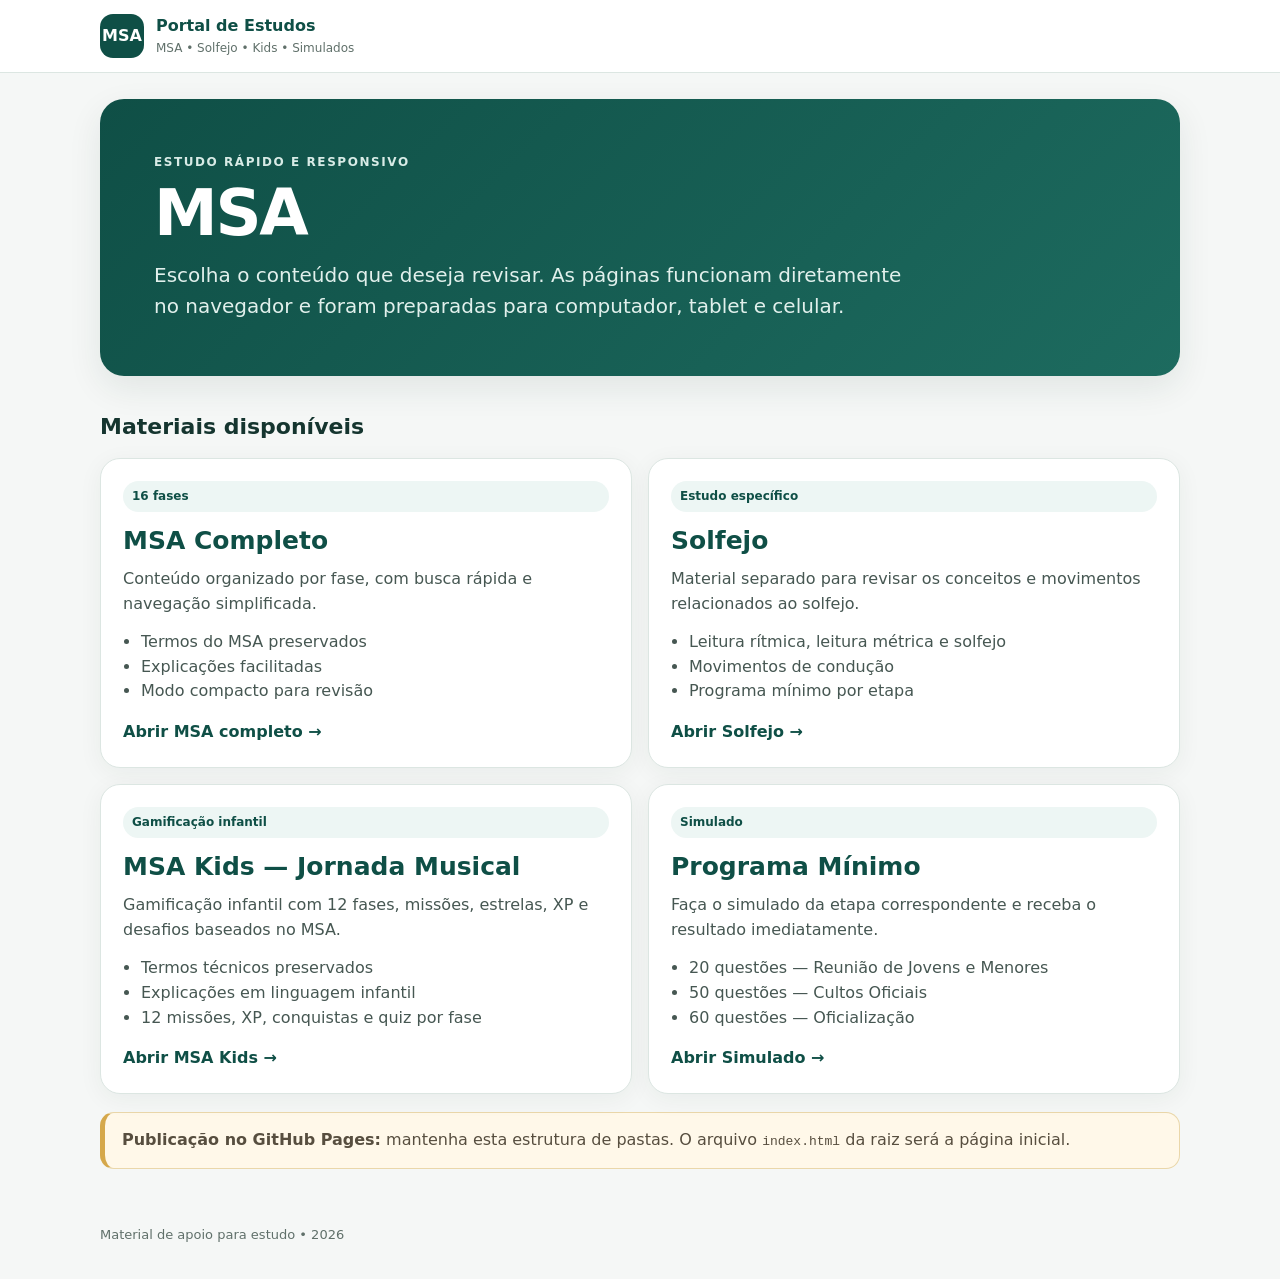
<file: index.html>
<!doctype html>
<html lang="pt-BR">
<head>
  <meta charset="utf-8">
  <meta name="viewport" content="width=device-width, initial-scale=1, viewport-fit=cover">
  <meta name="theme-color" content="#0f4f46">
  <meta name="description" content="Material responsivo para estudo rápido do MSA e Solfejo.">
  <title>MSA — Portal de Estudos</title>
  <link rel="stylesheet" href="assets/css/site.css">
</head>
<body>
  <header class="top">
    <div class="top-inner">
      <div class="logo">MSA</div>
      <div class="brand">
        <b>Portal de Estudos</b>
        <span>MSA • Solfejo • Kids • Simulados</span>
      </div>
    </div>
  </header>

  <section class="hero">
    <div class="hero-box">
      <div class="eyebrow">Estudo rápido e responsivo</div>
      <h1>MSA</h1>
      <p>Escolha o conteúdo que deseja revisar. As páginas funcionam diretamente no navegador e foram preparadas para computador, tablet e celular.</p>
    </div>
  </section>

  <main class="main">
    <h2 class="section-title">Materiais disponíveis</h2>

    <div class="cards">
      <a class="card" href="msa/">
        <span class="tag">16 fases</span>
        <h2>MSA Completo</h2>
        <p>Conteúdo organizado por fase, com busca rápida e navegação simplificada.</p>
        <ul>
          <li>Termos do MSA preservados</li>
          <li>Explicações facilitadas</li>
          <li>Modo compacto para revisão</li>
        </ul>
        <span class="cta">Abrir MSA completo →</span>
      </a>

      <a class="card" href="solfejo/">
        <span class="tag">Estudo específico</span>
        <h2>Solfejo</h2>
        <p>Material separado para revisar os conceitos e movimentos relacionados ao solfejo.</p>
        <ul>
          <li>Leitura rítmica, leitura métrica e solfejo</li>
          <li>Movimentos de condução</li>
          <li>Programa mínimo por etapa</li>
        </ul>
        <span class="cta">Abrir Solfejo →</span>
      </a>

      <a class="card" href="criancas/">
        <span class="tag">Gamificação infantil</span>
        <h2>MSA Kids — Jornada Musical</h2>
        <p>Gamificação infantil com 12 fases, missões, estrelas, XP e desafios baseados no MSA.</p>
        <ul>
          <li>Termos técnicos preservados</li>
          <li>Explicações em linguagem infantil</li>
          <li>12 missões, XP, conquistas e quiz por fase</li>
        </ul>
        <span class="cta">Abrir MSA Kids →</span>
      </a>

      <a class="card" href="provas/">
        <span class="tag">Simulado</span>
        <h2>Programa Mínimo</h2>
        <p>Faça o simulado da etapa correspondente e receba o resultado imediatamente.</p>
        <ul>
          <li>20 questões — Reunião de Jovens e Menores</li>
          <li>50 questões — Cultos Oficiais</li>
          <li>60 questões — Oficialização</li>
        </ul>
        <span class="cta">Abrir Simulado →</span>
      </a>
    </div>

    <div class="note">
      <strong>Publicação no GitHub Pages:</strong> mantenha esta estrutura de pastas. O arquivo <code>index.html</code> da raiz será a página inicial.
    </div>
  </main>

  <footer class="footer">
    Material de apoio para estudo • <span data-year></span>
  </footer>

  <script src="assets/js/site.js"></script>
</body>
</html>
</file>
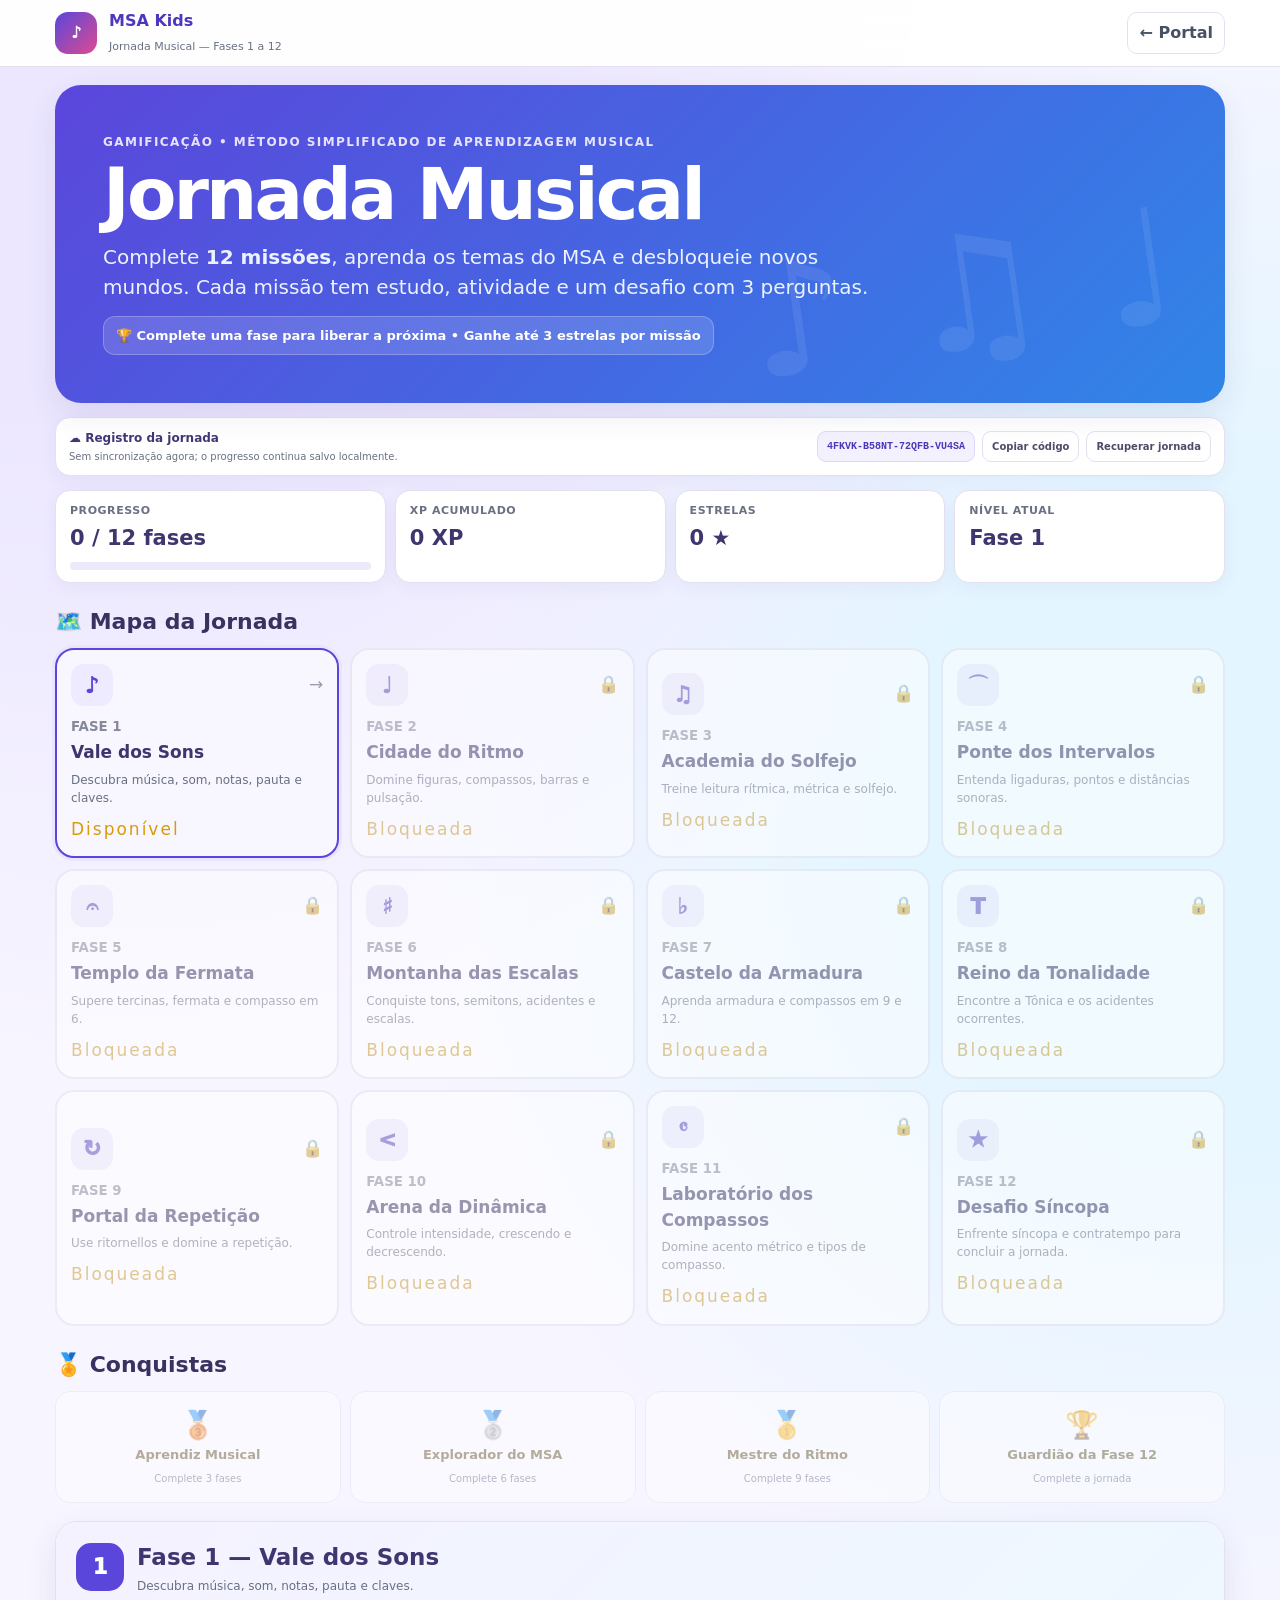
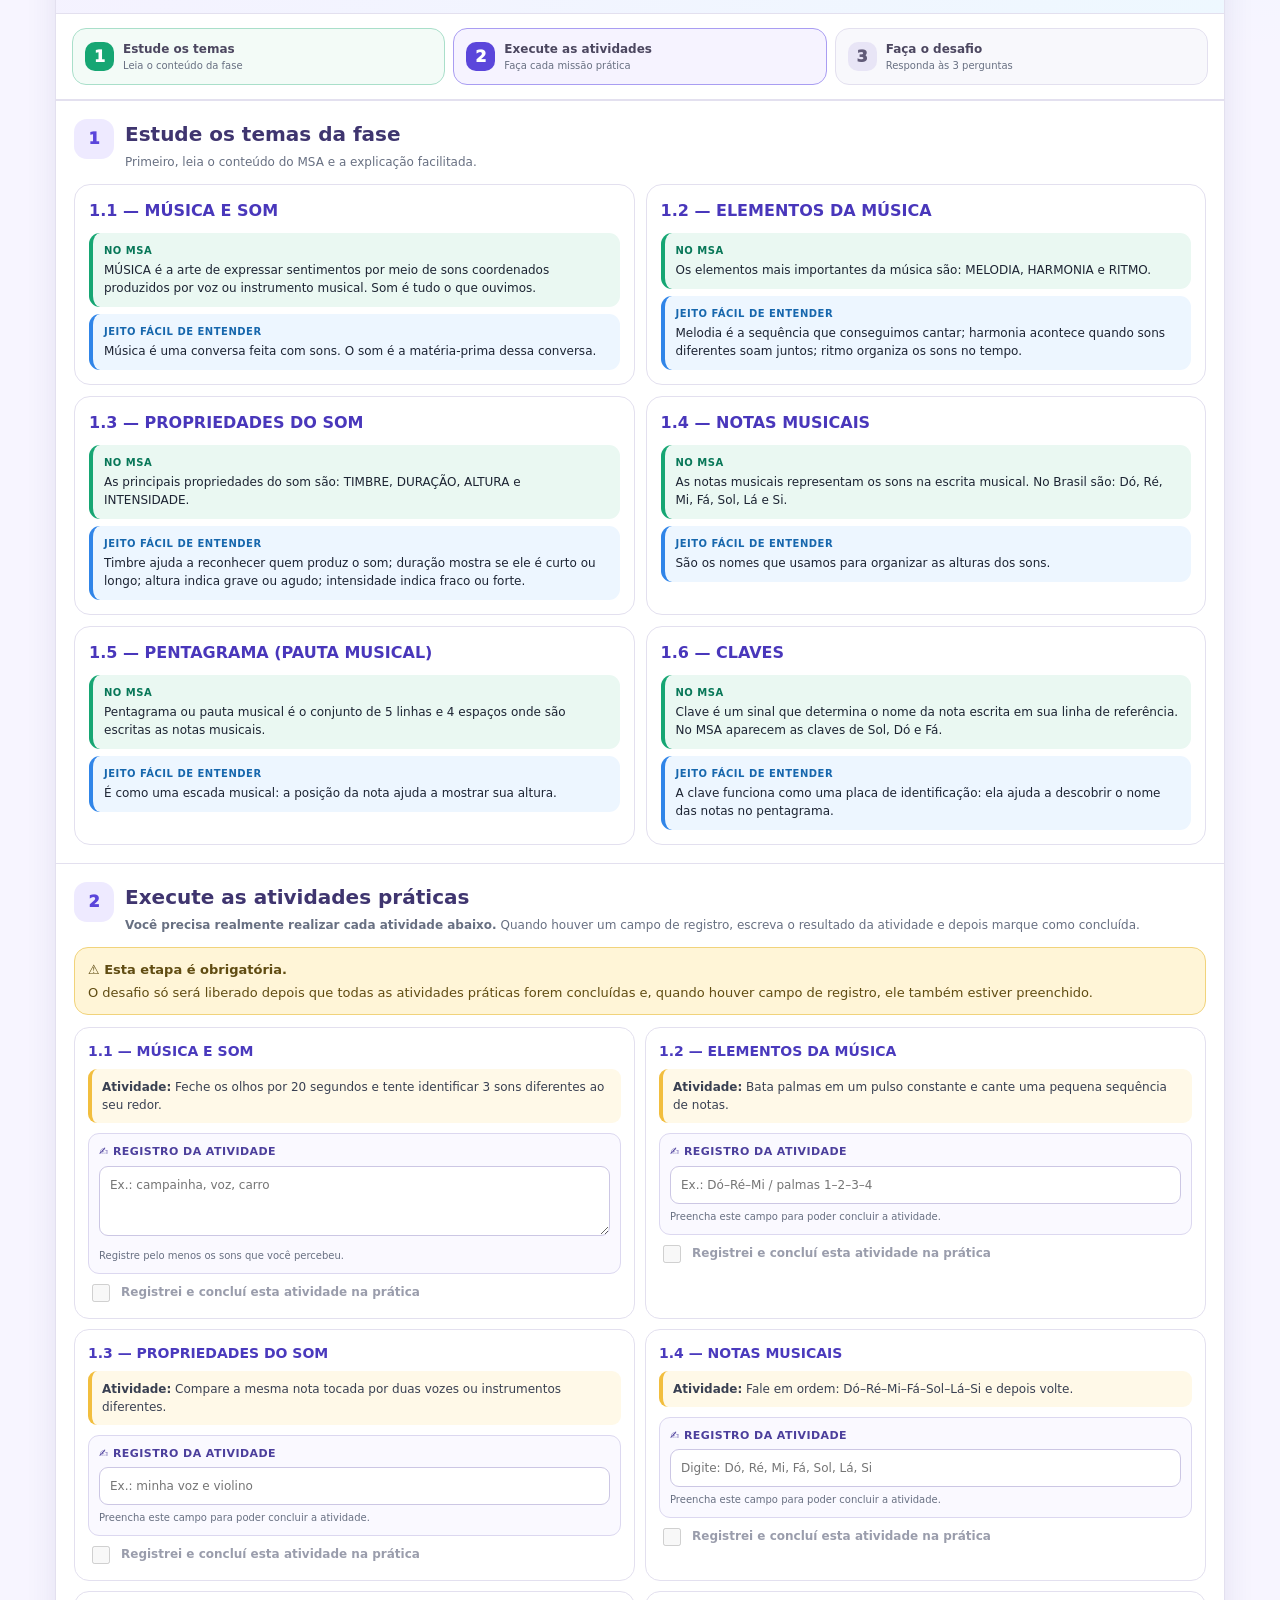
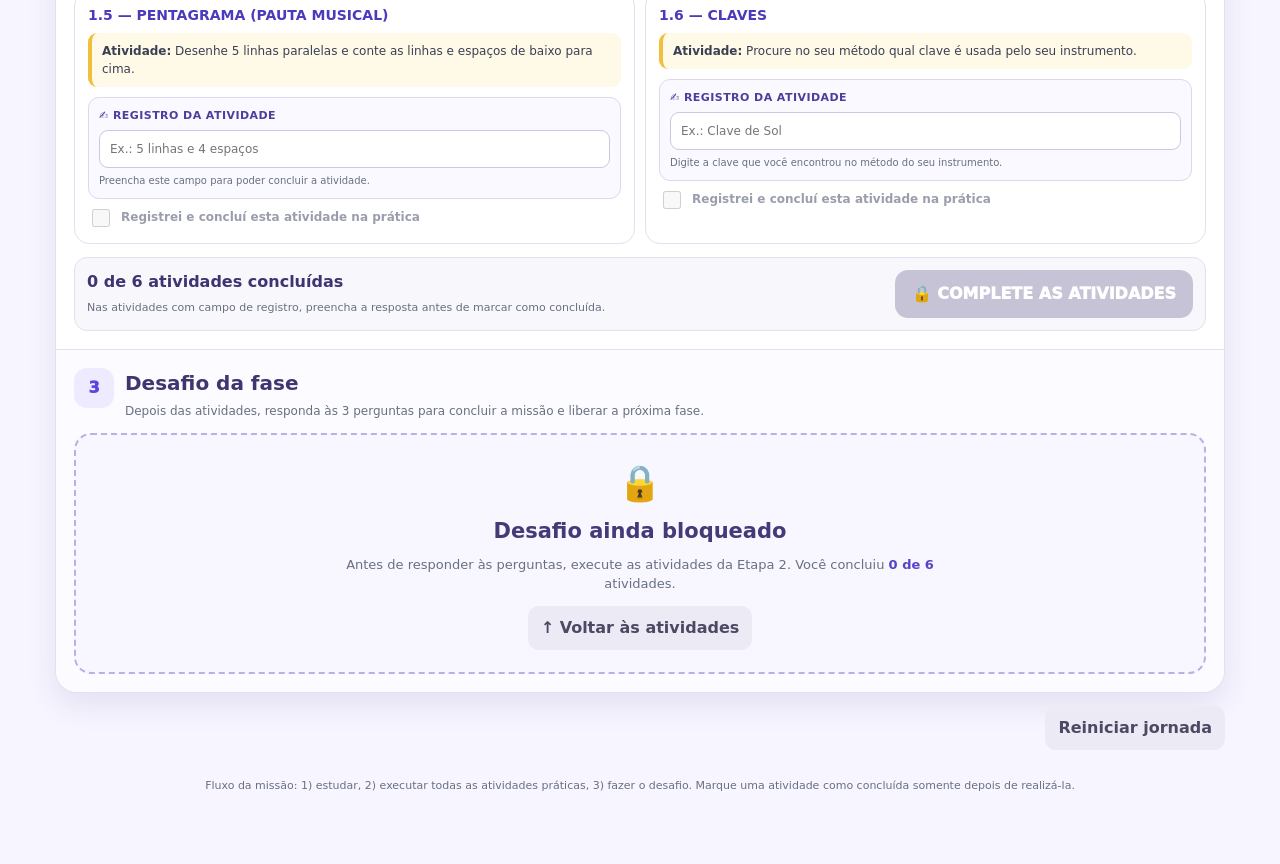
<file: criancas/index.html>
<!doctype html>
<html lang="pt-BR">
<head>
<meta charset="utf-8">
<meta name="viewport" content="width=device-width,initial-scale=1,viewport-fit=cover">
<meta name="theme-color" content="#5b46db">
<title>MSA Kids — Jornada Musical</title>
<style>
:root{
 --bg:#f7f5ff;--paper:#fff;--ink:#1d2433;--muted:#687082;--line:#e3e0ef;
 --purple:#5b46db;--purple2:#7a66f0;--blue:#3085e8;--green:#16a673;
 --yellow:#f2be3e;--orange:#ef8d42;--pink:#dc4b91;--red:#e2574c;
 --shadow:0 12px 30px rgba(61,49,120,.10)
}
*{box-sizing:border-box}
html{scroll-behavior:smooth}
body{margin:0;background:radial-gradient(circle at 8% 0,#ece7ff 0 10%,transparent 25%),radial-gradient(circle at 96% 20%,#e3f5ff 0 9%,transparent 24%),var(--bg);font-family:Inter,system-ui,-apple-system,"Segoe UI",Roboto,Arial,sans-serif;color:var(--ink);line-height:1.5}
button{font:inherit;cursor:pointer}
.hidden{display:none!important}
.top{position:sticky;top:0;z-index:70;background:rgba(255,255,255,.94);backdrop-filter:blur(12px);border-bottom:1px solid var(--line)}
.topin{max-width:1200px;margin:auto;min-height:62px;padding:9px 15px;display:flex;align-items:center;gap:12px}
.logo{width:42px;height:42px;border-radius:13px;background:linear-gradient(135deg,var(--purple),var(--pink));display:grid;place-items:center;color:#fff;font-weight:950}
.brand b{display:block;color:#4b38be} .brand span{font-size:11px;color:var(--muted)}
.home{margin-left:auto;text-decoration:none;border:1px solid var(--line);background:#fff;padding:8px 11px;border-radius:10px;font-weight:850;color:#485064}
.wrap{max-width:1200px;margin:auto;padding:18px 15px 70px}

.hero{background:linear-gradient(135deg,#5b46db,#3085e8);color:#fff;border-radius:26px;padding:clamp(24px,5vw,48px);box-shadow:var(--shadow);position:relative;overflow:hidden}
.hero:after{content:"♪  ♫  ♩";position:absolute;right:4%;bottom:-12px;font-size:clamp(70px,13vw,160px);opacity:.08;font-weight:900;transform:rotate(-8deg)}
.eyebrow{font-size:12px;text-transform:uppercase;letter-spacing:.12em;font-weight:900;color:#e7e2ff}
.hero h1{font-size:clamp(36px,7vw,72px);line-height:.98;letter-spacing:-.04em;margin:8px 0 12px}
.hero p{margin:0;max-width:780px;color:#edf2ff;font-size:clamp(15px,2vw,20px)}
.heroRule{margin-top:14px;display:inline-block;background:rgba(255,255,255,.14);border:1px solid rgba(255,255,255,.23);padding:9px 12px;border-radius:12px;font-size:13px;font-weight:800}

.playerBar{display:grid;grid-template-columns:1.1fr .9fr .9fr .9fr;gap:9px;margin:14px 0}
.cloudPanel{display:flex;justify-content:space-between;align-items:center;gap:12px;margin:14px 0;background:#fff;border:1px solid var(--line);border-radius:15px;padding:11px 13px;box-shadow:0 5px 18px rgba(61,49,120,.05)}
.cloudPanel strong{display:block;color:#403776;font-size:12px}.cloudPanel span{display:block;color:var(--muted);font-size:10px;margin-top:2px}
.cloudActions{display:flex;gap:7px;align-items:center;flex-wrap:wrap;justify-content:flex-end}.cloudActions code{background:#f4f1ff;color:#4938b8;border:1px solid #ddd7ff;border-radius:9px;padding:7px 9px;font-size:10px;font-weight:850}.cloudActions button{border:1px solid var(--line);background:#fff;color:#514a68;border-radius:9px;padding:7px 9px;font-size:10px;font-weight:850}

.stat{background:#fff;border:1px solid var(--line);border-radius:15px;padding:12px 14px;box-shadow:0 5px 18px rgba(61,49,120,.05)}
.stat span{display:block;color:var(--muted);font-size:11px;font-weight:800;text-transform:uppercase;letter-spacing:.05em}
.stat b{display:block;font-size:21px;margin-top:3px;color:#3f356f}
.xpTrack{height:8px;background:#ece9f8;border-radius:999px;overflow:hidden;margin-top:8px} .xpTrack i{display:block;height:100%;width:0;background:linear-gradient(90deg,var(--purple),var(--pink));transition:.3s}

.sectionTitle{margin:22px 0 10px;font-size:22px;color:#39315f}
.map{display:grid;grid-template-columns:repeat(4,minmax(0,1fr));gap:11px}
.level{border:2px solid var(--line);background:#fff;border-radius:19px;padding:14px;text-align:left;min-height:170px;transition:.18s;position:relative;overflow:hidden}
.level:hover:not(:disabled){transform:translateY(-2px);box-shadow:var(--shadow);border-color:#b7aced}
.level:disabled{opacity:.5;cursor:not-allowed;filter:grayscale(.25)}
.level.done{border-color:#a9dfca;background:#f4fcf8}
.level.active{border-color:var(--purple);background:#f8f6ff;box-shadow:0 0 0 3px #e9e4ff}
.levelTop{display:flex;justify-content:space-between;align-items:center;gap:8px}
.levelIcon{width:42px;height:42px;border-radius:13px;background:#eeeaff;color:var(--purple);display:grid;place-items:center;font-size:22px;font-weight:950}
.level.done .levelIcon{background:#e4f7ee;color:var(--green)}
.lock{font-size:17px;color:#9a9fb0}
.level small{display:block;margin-top:11px;color:#85899a;font-weight:850} .level h3{font-size:17px;margin:3px 0 5px;color:#3e356e} .level p{font-size:12px;color:var(--muted);margin:0}
.levelStars{margin-top:10px;color:#d99b06;letter-spacing:2px;font-size:17px}

.badges{display:grid;grid-template-columns:repeat(4,1fr);gap:9px}
.badge{background:#fff;border:1px solid var(--line);border-radius:15px;padding:13px;text-align:center;opacity:.45}
.badge.unlocked{opacity:1;border-color:#ead393;background:#fffaf0;box-shadow:0 5px 18px rgba(120,91,20,.06)}
.badgeIcon{font-size:27px} .badge b{display:block;color:#655221;font-size:13px} .badge span{font-size:10px;color:var(--muted)}

.mission{margin-top:18px;background:#fff;border:1px solid var(--line);border-radius:22px;box-shadow:var(--shadow);overflow:hidden}
.missionHead{padding:18px 20px;background:linear-gradient(135deg,#f5f2ff,#eef8ff);border-bottom:1px solid var(--line);display:flex;align-items:center;gap:13px}
.missionNum{width:48px;height:48px;border-radius:15px;background:var(--purple);color:#fff;display:grid;place-items:center;font-weight:950;font-size:21px}
.missionHead h2{margin:0;color:#3f356f;font-size:23px} .missionHead p{margin:3px 0 0;color:var(--muted);font-size:12px}

.missionFlow{display:grid;grid-template-columns:repeat(3,1fr);gap:8px;padding:14px 16px;background:#fff;border-bottom:1px solid var(--line)}
.flowStep{border:1px solid var(--line);background:#f8f8fc;border-radius:14px;padding:11px 12px;display:flex;gap:9px;align-items:center}
.flowStep .num{width:29px;height:29px;border-radius:10px;background:#e8e5f6;color:#615b78;display:grid;place-items:center;font-weight:950;flex:0 0 auto}
.flowStep b{display:block;font-size:12px;color:#4c4760}.flowStep span{display:block;font-size:10px;color:var(--muted)}
.flowStep.active{border-color:#a99df2;background:#f6f3ff}.flowStep.active .num{background:var(--purple);color:#fff}
.flowStep.done{border-color:#a9dfca;background:#f3fbf7}.flowStep.done .num{background:var(--green);color:#fff}
.stepSection{padding:18px;border-top:1px solid var(--line)}
.stepHead{display:flex;gap:11px;align-items:flex-start;margin-bottom:13px}
.stepBadge{width:40px;height:40px;border-radius:13px;display:grid;place-items:center;background:#eeeaff;color:var(--purple);font-weight:950;flex:0 0 auto}
.stepHead h3{margin:0;color:#3f356f;font-size:20px}.stepHead p{margin:4px 0 0;color:var(--muted);font-size:12px}
.activityNotice{background:#fff5d7;border:1px solid #f1d37b;border-radius:14px;padding:12px 13px;margin-bottom:12px;color:#604c12;font-size:13px}
.activityNotice strong{display:block;margin-bottom:3px}
.activitiesGrid{display:grid;grid-template-columns:repeat(2,minmax(0,1fr));gap:10px}
.activityCard{border:1px solid var(--line);border-radius:15px;padding:13px;background:#fff}
.activityCard.done{border-color:#8fd2b4;background:#f4fbf8}
.activityCard h4{margin:0 0 7px;color:#4a3abd;font-size:14px}
.activityText{font-size:12px;color:#394052;background:#fff9e8;border-left:4px solid var(--yellow);padding:9px 10px;border-radius:9px;margin-bottom:10px}
.activityCheck{display:flex;align-items:flex-start;gap:8px;font-size:12px;font-weight:850;color:#33384a;cursor:pointer}
.activityCheck input{width:18px;height:18px;margin-top:1px;accent-color:var(--green)}

.activityRecord{margin:10px 0 9px;padding:10px;border:1px solid #dcd8f0;background:#faf9ff;border-radius:11px}
.activityRecord label{display:block;font-size:11px;font-weight:900;color:#4c3f9c;margin-bottom:5px;text-transform:uppercase;letter-spacing:.04em}
.activityRecord input,.activityRecord textarea{width:100%;border:1px solid #ccc7e4;border-radius:9px;background:#fff;color:#222;padding:9px 10px;font:inherit;font-size:12px;outline:none}
.activityRecord textarea{min-height:70px;resize:vertical}
.activityRecord input:focus,.activityRecord textarea:focus{border-color:var(--purple);box-shadow:0 0 0 2px #e8e3ff}
.activityRecord small{display:block;margin-top:5px;color:var(--muted);font-size:10px}
.recordSaved{color:var(--green)!important;font-weight:850}
.activityCheck input:disabled+span{color:#9a9dac}
.activitySummary{display:flex;justify-content:space-between;gap:10px;align-items:center;flex-wrap:wrap;margin-top:13px;padding:12px;border-radius:13px;background:#f8f7fc;border:1px solid var(--line)}
.activitySummary strong{color:#3d3471}
.bigChallengeBtn{border:0;border-radius:13px;padding:12px 17px;font-weight:950;background:var(--purple);color:#fff}
.bigChallengeBtn:disabled{background:#c7c3d7;color:#fff;cursor:not-allowed}
.challengeSection{background:#fcfbff}
.challengeGate{border:2px dashed #b9b1e4;border-radius:17px;padding:22px;text-align:center;background:#f8f6ff}
.challengeGate .gateIcon{font-size:35px}.challengeGate h3{margin:7px 0;color:#443a78;font-size:21px}.challengeGate p{max-width:600px;margin:0 auto;color:var(--muted);font-size:13px}
.challengeGate strong{color:#5544c6}
.challengeReady{border:2px solid #9d91ee;border-radius:17px;padding:15px;background:linear-gradient(135deg,#f6f2ff,#eef8ff);margin-bottom:12px}
.challengeReady b{display:block;color:#4636b8;font-size:18px}.challengeReady span{font-size:12px;color:#5f6678}
.tabs{display:flex;gap:7px;padding:12px 16px;border-bottom:1px solid var(--line);overflow:auto;background:#fff}
.tab{white-space:nowrap;border:1px solid var(--line);background:#fff;color:#535a6b;padding:8px 11px;border-radius:999px;font-weight:850;font-size:12px}
.tab.active{background:var(--purple);border-color:var(--purple);color:#fff}
.missionBody{padding:18px}

.topicCards{display:grid;grid-template-columns:repeat(2,minmax(0,1fr));gap:11px}
.topic{border:1px solid var(--line);border-radius:16px;padding:14px;background:#fff}
.topic h3{margin:0 0 10px;color:#4937bb;font-size:16px}
.block{border-radius:11px;padding:10px 11px;margin-top:7px;font-size:12px}
.block b{display:block;text-transform:uppercase;letter-spacing:.05em;font-size:10px;margin-bottom:3px}
.msa{background:#eaf8f2;border-left:4px solid var(--green)} .msa b{color:#087758}
.easy{background:#edf6ff;border-left:4px solid var(--blue)} .easy b{color:#1767ad}
.try{background:#fff5d7;border-left:4px solid var(--yellow)} .try b{color:#876400}

.challengeIntro{background:#f8f6ff;border:1px solid #ddd7ff;border-radius:14px;padding:13px;margin-bottom:12px}
.challengeIntro b{color:#4c3bc0}
.challengeCard{border:1px solid var(--line);border-radius:16px;padding:15px;margin-top:10px;background:#fff;color:#000}
.challengeCard h3{color:#000;margin:0 0 10px;font-size:17px}
.opts{display:grid;gap:7px}
.opt{border:1px solid #dfe2e8;background:#fff;border-radius:11px;padding:10px 11px;text-align:left;color:#000}
.opt:hover{background:#f7f7fb}
.opt.selected{border-color:var(--purple);background:#f0edff;box-shadow:0 0 0 2px #e2dcff}
.opt.correct{border-color:#79caa7;background:#eaf8f2}
.opt.wrong{border-color:#e19a93;background:#fff0ee}
.feedback{min-height:22px;margin-top:8px;font-size:12px;font-weight:850;color:#000}
.challengeFooter{display:flex;justify-content:space-between;gap:10px;align-items:center;flex-wrap:wrap;margin-top:14px;padding-top:13px;border-top:1px solid var(--line)}
.starsBig{font-size:25px;letter-spacing:3px;color:#d99b06}
.btn{border:0;border-radius:11px;padding:10px 13px;font-weight:900}
.btn.primary{background:var(--purple);color:#fff} .btn.secondary{background:#eceaf5;color:#4d4863} .btn.green{background:var(--green);color:#fff}

.win{text-align:center;padding:25px 15px}
.trophy{font-size:65px;animation:pop .5s ease} @keyframes pop{0%{transform:scale(.5)}70%{transform:scale(1.15)}100%{transform:scale(1)}}
.win h2{font-size:28px;color:#3d3471;margin:8px 0} .win p{color:var(--muted);max-width:520px;margin:0 auto 15px}
.confetti{font-size:25px;letter-spacing:8px}

.resetRow{display:flex;justify-content:flex-end;margin-top:13px}
.footer{margin-top:28px;text-align:center;color:var(--muted);font-size:11px}

@media(max-width:950px){.map{grid-template-columns:repeat(3,1fr)}.playerBar{grid-template-columns:repeat(2,1fr)}}
@media(max-width:720px){.map{grid-template-columns:repeat(2,1fr)}.topicCards,.activitiesGrid{grid-template-columns:1fr}.badges{grid-template-columns:repeat(2,1fr)}.missionFlow{grid-template-columns:1fr}.flowStep{padding:9px 10px}.cloudPanel{align-items:flex-start;flex-direction:column}.cloudActions{justify-content:flex-start}}
@media(max-width:480px){.map{grid-template-columns:1fr}.playerBar{grid-template-columns:1fr 1fr}.wrap{padding-left:10px;padding-right:10px}.hero{border-radius:20px}}
@media print{.top,.playerBar,.map,.badges,.challengeFooter,.resetRow{display:none!important}body{background:#fff}.mission{box-shadow:none}}
</style>
</head>
<body>
<header class="top">
  <div class="topin">
    <div class="logo">♪</div>
    <div class="brand"><b>MSA Kids</b><span>Jornada Musical — Fases 1 a 12</span></div>
    <a class="home" href="../">← Portal</a>
  </div>
</header>

<main class="wrap">
  <section class="hero">
    <div class="eyebrow">Gamificação • Método Simplificado de Aprendizagem Musical</div>
    <h1>Jornada Musical</h1>
    <p>Complete <strong>12 missões</strong>, aprenda os temas do MSA e desbloqueie novos mundos. Cada missão tem estudo, atividade e um desafio com 3 perguntas.</p>
    <div class="heroRule">🏆 Complete uma fase para liberar a próxima • Ganhe até 3 estrelas por missão</div>
  </section>

  <section class="cloudPanel">
    <div>
      <strong>☁️ Registro da jornada</strong>
      <span id="cloudStatus">Verificando armazenamento...</span>
    </div>
    <div class="cloudActions">
      <code id="recoveryCode">---</code>
      <button type="button" onclick="copyRecoveryCode()">Copiar código</button>
      <button type="button" onclick="recoverJourney()">Recuperar jornada</button>
    </div>
  </section>

  <section class="playerBar">
    <div class="stat"><span>Progresso</span><b id="progressLabel">0 / 12 fases</b><div class="xpTrack"><i id="progressBar"></i></div></div>
    <div class="stat"><span>XP acumulado</span><b id="xpLabel">0 XP</b></div>
    <div class="stat"><span>Estrelas</span><b id="starsLabel">0 ★</b></div>
    <div class="stat"><span>Nível atual</span><b id="levelLabel">Fase 1</b></div>
  </section>

  <h2 class="sectionTitle">🗺️ Mapa da Jornada</h2>
  <section id="map" class="map"></section>

  <h2 class="sectionTitle">🏅 Conquistas</h2>
  <section class="badges">
    <div class="badge" id="badge3"><div class="badgeIcon">🥉</div><b>Aprendiz Musical</b><span>Complete 3 fases</span></div>
    <div class="badge" id="badge6"><div class="badgeIcon">🥈</div><b>Explorador do MSA</b><span>Complete 6 fases</span></div>
    <div class="badge" id="badge9"><div class="badgeIcon">🥇</div><b>Mestre do Ritmo</b><span>Complete 9 fases</span></div>
    <div class="badge" id="badge12"><div class="badgeIcon">🏆</div><b>Guardião da Fase 12</b><span>Complete a jornada</span></div>
  </section>

  <section id="mission" class="mission">
    <div class="missionHead">
      <div id="missionNum" class="missionNum">1</div>
      <div><h2 id="missionTitle">Missão 1</h2><p id="missionDesc"></p></div>
    </div>

    <div class="missionFlow">
      <div id="flowStudy" class="flowStep active">
        <div class="num">1</div><div><b>Estude os temas</b><span>Leia o conteúdo da fase</span></div>
      </div>
      <div id="flowActivity" class="flowStep">
        <div class="num">2</div><div><b>Execute as atividades</b><span>Faça cada missão prática</span></div>
      </div>
      <div id="flowChallenge" class="flowStep">
        <div class="num">3</div><div><b>Faça o desafio</b><span>Responda às 3 perguntas</span></div>
      </div>
    </div>

    <div class="stepSection">
      <div class="stepHead"><div class="stepBadge">1</div><div><h3>Estude os temas da fase</h3><p>Primeiro, leia o conteúdo do MSA e a explicação facilitada.</p></div></div>
      <div id="studyPane"></div>
    </div>

    <div class="stepSection">
      <div class="stepHead"><div class="stepBadge">2</div><div><h3>Execute as atividades práticas</h3><p><strong>Você precisa realmente realizar cada atividade abaixo.</strong> Quando houver um campo de registro, escreva o resultado da atividade e depois marque como concluída.</p></div></div>
      <div class="activityNotice"><strong>⚠️ Esta etapa é obrigatória.</strong> O desafio só será liberado depois que todas as atividades práticas forem concluídas e, quando houver campo de registro, ele também estiver preenchido.</div>
      <div id="activityPane"></div>
    </div>

    <div id="challengeSection" class="stepSection challengeSection">
      <div class="stepHead"><div class="stepBadge">3</div><div><h3>Desafio da fase</h3><p>Depois das atividades, responda às 3 perguntas para concluir a missão e liberar a próxima fase.</p></div></div>
      <div id="challengePane"></div>
    </div>
  </section>

  <div class="resetRow"><button class="btn secondary" onclick="resetGame()">Reiniciar jornada</button></div>
  <div class="footer">Fluxo da missão: 1) estudar, 2) executar todas as atividades práticas, 3) fazer o desafio. Marque uma atividade como concluída somente depois de realizá-la.</div>
</main>

<script src="../assets/js/supabase-config.js"></script>
<script src="../assets/js/portal-store.js"></script>
<script>
const PHASES = [{"n": 1, "title": "Fase 1 — Conhecendo a música", "topics": [["1.1 — MÚSICA E SOM", "MÚSICA é a arte de expressar sentimentos por meio de sons coordenados produzidos por voz ou instrumento musical. Som é tudo o que ouvimos.", "Música é uma conversa feita com sons. O som é a matéria-prima dessa conversa.", "Feche os olhos por 20 segundos e tente identificar 3 sons diferentes ao seu redor."], ["1.2 — ELEMENTOS DA MÚSICA", "Os elementos mais importantes da música são: MELODIA, HARMONIA e RITMO.", "Melodia é a sequência que conseguimos cantar; harmonia acontece quando sons diferentes soam juntos; ritmo organiza os sons no tempo.", "Bata palmas em um pulso constante e cante uma pequena sequência de notas."], ["1.3 — PROPRIEDADES DO SOM", "As principais propriedades do som são: TIMBRE, DURAÇÃO, ALTURA e INTENSIDADE.", "Timbre ajuda a reconhecer quem produz o som; duração mostra se ele é curto ou longo; altura indica grave ou agudo; intensidade indica fraco ou forte.", "Compare a mesma nota tocada por duas vozes ou instrumentos diferentes."], ["1.4 — NOTAS MUSICAIS", "As notas musicais representam os sons na escrita musical. No Brasil são: Dó, Ré, Mi, Fá, Sol, Lá e Si.", "São os nomes que usamos para organizar as alturas dos sons.", "Fale em ordem: Dó–Ré–Mi–Fá–Sol–Lá–Si e depois volte."], ["1.5 — PENTAGRAMA (PAUTA MUSICAL)", "Pentagrama ou pauta musical é o conjunto de 5 linhas e 4 espaços onde são escritas as notas musicais.", "É como uma escada musical: a posição da nota ajuda a mostrar sua altura.", "Desenhe 5 linhas paralelas e conte as linhas e espaços de baixo para cima."], ["1.6 — CLAVES", "Clave é um sinal que determina o nome da nota escrita em sua linha de referência. No MSA aparecem as claves de Sol, Dó e Fá.", "A clave funciona como uma placa de identificação: ela ajuda a descobrir o nome das notas no pentagrama.", "Procure no seu método qual clave é usada pelo seu instrumento."]]}, {"n": 2, "title": "Fase 2 — Figuras, compasso e pulsação", "topics": [["2.1 — FIGURAS MUSICAIS", "A duração do som e do silêncio é escrita com figuras musicais. Há figuras de som e figuras de silêncio (pausas), relacionadas pelo número de equivalência.", "Cada figura ocupa uma quantidade de tempo. As pausas ocupam o mesmo tempo, mas em silêncio.", "Escolha uma figura longa e divida seu valor em figuras menores."], ["2.2 — COMPASSO", "Compasso é a divisão de um trecho musical em séries regulares de tempos.", "É como separar a música em pequenas caixinhas de tempo.", "Marque uma pulsação constante e agrupe as batidas de 4 em 4."], ["2.3 — BARRAS DE COMPASSO SIMPLES, DUPLA E FINAL", "As barras de compasso organizam e separam trechos da música. O MSA apresenta barra simples, barra dupla e barra final.", "A barra simples separa compassos; a dupla marca divisões importantes; a final mostra que a peça terminou.", "Pegue um hino e procure os três tipos de barras."], ["2.4 — FÓRMULA DE COMPASSO EM 4", "A fórmula de compasso informa a quantidade de tempos e a figura que representa cada tempo. Nas fórmulas em 4 estudadas aqui, cada compasso possui quatro tempos.", "O número de cima ajuda a contar os tempos. O número de baixo mostra a figura de referência.", "Conte 1–2–3–4 repetidamente, sempre com a mesma distância entre as contagens."], ["2.5 — RITMO E PULSAÇÃO", "Ritmo é a distribuição dos sons no espaço de tempo. Pulsação são batidas constantes que servem de referência para organizar o ritmo.", "A pulsação é como um relógio. O ritmo acontece por cima desse relógio.", "Bata palmas iguais e fale “TA — TA TA — TA”."], ["2.6 — FORMA DE REALIZAÇÃO DOS EXERCÍCIOS RÍTMICOS", "O MSA orienta formas de marcar a pulsação e realizar os exercícios rítmicos com movimentos regulares.", "O importante é que o corpo ajude a manter o tempo, e não atrapalhe.", "Faça batidas iguais com a mão enquanto lê um exercício rítmico."]]}, {"n": 3, "title": "Fase 3 — Leitura e solfejo", "topics": [["3.1 — ENDECAGRAMA", "O endecagrama permite visualizar a relação das notas entre as claves em um sistema de 11 linhas.", "Ele ajuda a perceber que uma mesma nota pode aparecer escrita de formas diferentes conforme a clave.", "Escolha uma nota e observe onde ela aparece nas claves estudadas."], ["3.2 — LEITURA RÍTMICA, LEITURA MÉTRICA E SOLFEJO", "Leitura rítmica: falar a sílaba “TA”, executando com precisão o ritmo. Leitura métrica: falar os nomes das notas, sem cantar, executando o ritmo. Solfejo: cantar as notas musicais na altura e no padrão rítmico escritos na partitura.", "São três degraus: primeiro o ritmo; depois nome + ritmo; por fim nome + altura + ritmo.", "Pegue uma linha musical e faça as três etapas, uma de cada vez."], ["3.3 — MOVIMENTOS DE CONDUÇÃO PARA SOLFEJO", "Os movimentos de condução representam visualmente a pulsação determinada pela fórmula de compasso.", "A mão mostra onde cada tempo acontece.", "Treine o movimento sem cantar; depois acrescente o solfejo."], ["3.4 — MOVIMENTO DE SOLFEJO EM 4", "O movimento em 4 representa os quatro tempos do compasso, com pontos definidos para cada tempo.", "Imagine quatro lugares que a mão precisa visitar sempre no mesmo tempo.", "Conte 1–2–3–4 e faça o movimento mantendo todos os tempos iguais."], ["3.5 — METRÔNOMO", "Metrônomo é um equipamento que produz cliques sonoros em velocidade ajustável e ajuda a determinar e manter a velocidade da música ou dos exercícios rítmicos.", "É um relógio musical que não deixa a pulsação correr ou ficar para trás.", "Comece devagar e só aumente a velocidade quando conseguir manter regularidade."]]}, {"n": 4, "title": "Fase 4 — Ligaduras, ponto e intervalos", "topics": [["4.1 — LIGADURA", "Ligadura é uma linha curva colocada acima ou abaixo de duas ou mais notas. O MSA apresenta Ligadura de Valor e Ligadura de Portamento.", "Na ligadura de valor, sons da mesma altura são prolongados. Na de portamento, notas diferentes são executadas de forma ligada.", "Procure no hinário uma ligadura entre notas iguais e outra entre notas diferentes."], ["4.2 — PONTO DE AUMENTO", "Ponto de aumento é um ponto colocado à direita da cabeça da figura musical e aumenta metade da sua duração.", "Se uma figura vale 2, o ponto acrescenta mais 1. Ela passa a durar 3.", "Faça contas simples: valor da figura + metade do valor."], ["4.3 — INTERVALO", "Intervalo é a distância entre dois sons. Pode ser melódico, quando os sons são sucessivos, ou harmônico, quando soam simultaneamente.", "Intervalo mede o espaço musical entre uma nota e outra.", "Toque ou cante duas notas diferentes e perceba se elas aparecem uma depois da outra ou juntas."], ["4.4 — FÓRMULA DE COMPASSO EM 3", "A fórmula de compasso em 3 determina que o compasso terá três tempos.", "A contagem principal é 1–2–3.", "Conte três tempos e reinicie sempre no 1."], ["4.5 — MOVIMENTO DE SOLFEJO EM 3", "O movimento em 3 representa visualmente os três tempos do compasso.", "A mão percorre três pontos e volta ao começo.", "Faça o movimento dizendo 1–2–3 sem variar a velocidade."], ["4.6 — FÓRMULA DE COMPASSO EM 2", "A fórmula de compasso em 2 determina que o compasso terá dois tempos.", "A contagem principal é 1–2.", "Marque duas batidas iguais e repita."], ["4.7 — MOVIMENTO DE SOLFEJO EM 2", "O movimento em 2 representa visualmente os dois tempos do compasso.", "É um movimento simples de ida e volta entre os dois tempos.", "Conte 1–2 e confira se o segundo tempo não fica mais curto que o primeiro."]]}, {"n": 5, "title": "Fase 5 — Tercinas, fermata e compasso em 6", "topics": [["5.1 — TERCINAS", "Tercinas são grupos de 3 figuras colocadas no lugar em que normalmente cabem apenas 2 figuras do mesmo valor.", "Você precisa encaixar três sons iguais dentro do espaço que normalmente seria dividido em dois.", "Fale devagar “1-2-3” de maneira perfeitamente igual dentro de uma única pulsação maior."], ["5.2 — FERMATA", "Fermata é um sinal colocado acima ou abaixo de uma nota que indica o prolongamento do seu valor, seguido de uma parada breve em silêncio (com respiração). Também pode ser colocada sobre uma pausa, prolongando o seu valor.", "A nota espera um pouco mais, mas não é para perder o andamento da música.", "Sustente uma nota com controle e depois retome a pulsação corretamente."], ["5.3 — FÓRMULA DE COMPASSO EM 6", "As fórmulas de compasso em 6 estudadas no MSA organizam seis pulsos no compasso.", "Antes de aprender o agrupamento em compasso composto, você aprende a sentir e conduzir os seis pulsos.", "Conte 1–2–3–4–5–6 mantendo tudo igual."], ["5.4 — MOVIMENTO DE SOLFEJO EM 6", "O movimento em 6 representa os seis pulsos do compasso.", "Cada pulso recebe um ponto na condução.", "Treine só a mão primeiro e depois faça o solfejo."], ["5.5 — MOVIMENTO ALTERNATIVO PARA SOLFEJO EM 6", "Em andamentos mais rápidos, o MSA apresenta um movimento alternativo para conduzir o compasso em 6 de forma agrupada.", "Quando a música fica rápida, a mão não precisa fazer seis movimentos grandes; os pulsos podem ser agrupados conforme o método.", "Compare a condução completa e a alternativa em velocidades diferentes."]]}, {"n": 6, "title": "Fase 6 — Tons, acidentes e escalas", "topics": [["6.1 — TOM E SEMITOM", "Semitom é o menor intervalo entre dois sons, na música ocidental. Tom é o intervalo formado por dois semitons.", "Dois meios passos formam um passo inteiro.", "No teclado, observe notas vizinhas para perceber semitons e compare com um tom."], ["6.2 — ACIDENTES — SUSTENIDO E BEMOL", "Acidentes são sinais que modificam a altura da nota. O sustenido eleva e o bemol abaixa a altura em um semitom.", "Sustenido sobe meio passo; bemol desce meio passo.", "Escolha uma nota natural e descubra sua versão com sustenido e com bemol."], ["6.3 — ESCALAS", "Escala é uma sequência organizada de notas em ordem de altura.", "É como subir ou descer uma escada usando notas.", "Cante uma escala subindo e depois descendo."], ["6.4 — ESCALAS DIATÔNICAS", "As escalas diatônicas organizam as notas segundo uma sequência própria de tons e semitons.", "Não é qualquer sequência: os tons e semitons aparecem em lugares determinados.", "Marque em uma escala onde estão os semitons."], ["6.5 — ESCALAS MAIORES", "Escalas maiores seguem a organização de tons e semitons apresentada pelo MSA para formar o modo maior.", "A posição dos semitons é o que ajuda a formar corretamente a escala maior.", "Compare Dó Maior com outra escala maior e observe que a estrutura é mantida."], ["6.6 — ESCALAS MAIORES COM SUSTENIDOS", "Algumas escalas maiores precisam de sustenidos para conservar a organização correta de tons e semitons.", "Os sustenidos ajustam certas notas para que a escala continue sendo maior.", "Observe uma escala com sustenidos e localize quais notas foram alteradas."], ["6.7 — ESCALAS MAIORES COM BEMÓIS", "Algumas escalas maiores precisam de bemóis para conservar a organização correta de tons e semitons.", "Os bemóis também ajustam a escala para manter sua estrutura maior.", "Observe uma escala com bemóis e localize quais notas foram alteradas."]]}, {"n": 7, "title": "Fase 7 — Armadura e compassos em 9 e 12", "topics": [["7.1 — ARMADURA DE CLAVE", "Armadura de clave é o conjunto de acidentes fixados entre a clave e a fórmula de compasso. Sua finalidade é indicar quais notas serão sempre alteradas por esses acidentes.", "Em vez de escrever o mesmo sustenido ou bemol toda hora, a armadura avisa isso logo no começo.", "Escolha uma armadura e diga quais nomes de notas serão alterados."], ["7.2 — FÓRMULA DE COMPASSO EM 9", "A fórmula de compasso em 9 organiza nove pulsos no compasso.", "Você aprende a perceber os nove pulsos antes de usar a condução agrupada.", "Conte 1 até 9 sem acelerar."], ["7.3 — MOVIMENTO DE SOLFEJO EM 9", "O movimento em 9 representa os nove pulsos da fórmula de compasso.", "A condução ajuda a localizar cada pulso.", "Treine o movimento sem notas e depois acrescente o solfejo."], ["7.4 — MOVIMENTO ALTERNATIVO PARA SOLFEJO EM 9", "Em andamentos mais rápidos, o MSA apresenta uma forma alternativa de conduzir o compasso em 9 por agrupamento.", "A mão passa a mostrar grupos maiores em vez de nove movimentos separados.", "Compare o movimento completo com o alternativo."], ["7.5 — FÓRMULA DE COMPASSO EM 12", "A fórmula de compasso em 12 organiza doze pulsos no compasso.", "São doze pulsos que precisam permanecer proporcionais.", "Conte 1 até 12 mantendo a mesma pulsação."], ["7.6 — MOVIMENTO DE SOLFEJO EM 12", "O movimento em 12 representa os doze pulsos do compasso.", "Ele ajuda a visualizar onde cada pulso acontece.", "Treine devagar antes de acrescentar notas."], ["7.7 — MOVIMENTO ALTERNATIVO PARA SOLFEJO EM 12", "Em andamentos mais rápidos, o MSA apresenta uma condução alternativa para o compasso em 12.", "Os doze pulsos são percebidos dentro de grupos maiores.", "Use o metrônomo e compare a sensação da condução completa e da alternativa."]]}, {"n": 8, "title": "Fase 8 — Tonalidade e acidentes ocorrentes", "topics": [["8.1 — TONALIDADE", "Tonalidade é a organização da composição musical em relação à nota principal da escala (I — Tônica).", "A tonalidade mostra qual é o centro da música, a nota para a qual tudo parece querer voltar.", "Observe a armadura de clave e identifique qual escala maior corresponde a ela."], ["8.2 — ACIDENTES OCORRENTES E DE PRECAUÇÃO", "Acidentes ocorrentes são colocados à esquerda de uma nota e alteram essa nota e as demais de mesmo nome e mesma altura dentro daquele compasso. Acidentes de precaução são usados para evitar erro de leitura.", "É uma mudança que aparece durante a música, dentro do compasso. O bequadro cancela uma alteração.", "Marque num compasso até onde o efeito de um acidente ocorrente deve ser considerado."]]}, {"n": 9, "title": "Fase 9 — Repetição", "topics": [["9.1 — BARRA DE COMPASSO — REPETIÇÃO", "As barras de início e de final de repetição (ritornello) indicam o início e o final da seção que será repetida.", "Quando aparecem os sinais de repetição, você volta e toca novamente o trecho indicado. As casas 1 e 2 mostram finais diferentes para cada passagem.", "Desenhe uma sequência A–B–C com repetição e mostre em que ponto você voltaria."]]}, {"n": 10, "title": "Fase 10 — Dinâmica", "topics": [["10.1 — DINÂMICA", "Dinâmica é a variação da intensidade do som de maneira gradual, tanto para uma intensidade mais forte quanto para uma intensidade mais fraca.", "Dinâmica é controlar o volume musical com intenção, sem mudar o ritmo.", "Toque ou cante uma mesma frase começando suave e aumentando gradualmente; depois faça o contrário."]]}, {"n": 11, "title": "Fase 11 — Acento métrico e tipos de compasso", "topics": [["11.1 — ACENTO MÉTRICO", "Acento métrico é a acentuação forte ou fraca dos tempos do compasso. Ele varia de acordo com a fórmula de compasso e não deve ser literalmente executado aumentando ou diminuindo a intensidade do som.", "É uma sensação natural de apoio dentro do compasso. Você sente o tempo forte sem precisar bater mais forte nele.", "No 4/4, perceba: 1º tempo forte, 2º fraco, 3º meio forte e 4º fraco."], ["11.2 — COMPASSO SIMPLES", "Compasso simples é aquele em que a Unidade de Tempo é uma figura simples, que pode ser dividida em duas partes iguais (subdivisão binária).", "Cada tempo pode ser dividido em duas partes iguais.", "Pegue um tempo e diga 1-e para sentir duas partes iguais."], ["11.3 — COMPASSO COMPOSTO", "Compasso composto é aquele em que cada tempo pode ser dividido em três pulsos iguais (subdivisão ternária de cada tempo).", "Cada tempo grande guarda três pulsações menores dentro dele.", "Fale 1-la-li, 2-la-li mantendo os três pulsos iguais em cada tempo."], ["11.4 — COMPASSOS ALTERNADOS", "Compassos alternados são formados pela junção de duas ou mais fórmulas de compasso diferentes, aplicadas alternadamente a cada compasso.", "A regra de contagem muda de um compasso para o próximo e depois pode voltar.", "Imagine um compasso em 9 seguido por um em 6 e identifique cada fórmula antes de começar."]]}, {"n": 12, "title": "Fase 12 — Síncopa e contratempo", "topics": [["12.1 — SÍNCOPA", "A síncopa acontece quando um som é articulado no tempo fraco ou parte fraca de um tempo e se prolonga sobre o tempo forte ou parte forte seguinte.", "A nota começa numa parte fraca e continua passando pela parte forte, criando um deslocamento do acento métrico natural.", "Bata uma pulsação constante e sustente um som que começou entre duas batidas até atravessar a próxima."], ["12.2 — CONTRATEMPO", "O contratempo ocorre quando há notas executadas em tempo fraco ou parte fraca do tempo, ficando os tempos fortes ou partes fortes precedidos por pausas.", "Primeiro vem o silêncio na parte forte; depois o som entra na parte fraca.", "Marque duas partes: na primeira fique em silêncio, na segunda diga TA."]]}];
const WORLDS = [{"n": 1, "name": "Vale dos Sons", "desc": "Descubra música, som, notas, pauta e claves.", "icon": "♪"}, {"n": 2, "name": "Cidade do Ritmo", "desc": "Domine figuras, compassos, barras e pulsação.", "icon": "♩"}, {"n": 3, "name": "Academia do Solfejo", "desc": "Treine leitura rítmica, métrica e solfejo.", "icon": "♫"}, {"n": 4, "name": "Ponte dos Intervalos", "desc": "Entenda ligaduras, pontos e distâncias sonoras.", "icon": "⌒"}, {"n": 5, "name": "Templo da Fermata", "desc": "Supere tercinas, fermata e compasso em 6.", "icon": "𝄐"}, {"n": 6, "name": "Montanha das Escalas", "desc": "Conquiste tons, semitons, acidentes e escalas.", "icon": "♯"}, {"n": 7, "name": "Castelo da Armadura", "desc": "Aprenda armadura e compassos em 9 e 12.", "icon": "♭"}, {"n": 8, "name": "Reino da Tonalidade", "desc": "Encontre a Tônica e os acidentes ocorrentes.", "icon": "T"}, {"n": 9, "name": "Portal da Repetição", "desc": "Use ritornellos e domine a repetição.", "icon": "↻"}, {"n": 10, "name": "Arena da Dinâmica", "desc": "Controle intensidade, crescendo e decrescendo.", "icon": "<"}, {"n": 11, "name": "Laboratório dos Compassos", "desc": "Domine acento métrico e tipos de compasso.", "icon": "𝄴"}, {"n": 12, "name": "Desafio Síncopa", "desc": "Enfrente síncopa e contratempo para concluir a jornada.", "icon": "★"}];
const QUESTIONS = {"1": [{"q": "Quais são os três elementos mais importantes da música no MSA?", "a": "Melodia, Harmonia e Ritmo", "o": ["Altura, Timbre e Intensidade", "Clave, Pauta e Compasso", "Tom, Semitom e Escala"]}, {"q": "Qual propriedade do som permite perceber se um som é grave ou agudo?", "a": "Altura", "o": ["Timbre", "Duração", "Intensidade"]}, {"q": "Quantas linhas e espaços possui o pentagrama?", "a": "5 linhas e 4 espaços", "o": ["4 linhas e 5 espaços", "5 linhas e 5 espaços", "4 linhas e 4 espaços"]}], "2": [{"q": "O que é compasso?", "a": "A divisão de um trecho musical em séries regulares de tempos", "o": ["A distância entre dois sons", "A velocidade da música", "A intensidade de uma nota"]}, {"q": "Para que serve a pulsação?", "a": "Como referência constante para organizar o ritmo", "o": ["Para mudar a tonalidade", "Para definir a clave", "Para aumentar o volume"]}, {"q": "Qual barra indica o final da peça musical?", "a": "Barra final", "o": ["Barra simples", "Barra de repetição inicial", "Armadura de clave"]}], "3": [{"q": "Na leitura rítmica, qual sílaba é utilizada?", "a": "TA", "o": ["DÓ", "UM", "LÁ"]}, {"q": "Qual é a diferença principal do solfejo para a leitura métrica?", "a": "No solfejo as notas são cantadas na altura escrita", "o": ["No solfejo não existe ritmo", "Na leitura métrica canta-se a altura", "Não existe diferença"]}, {"q": "O que os movimentos de condução representam visualmente?", "a": "A pulsação determinada pela fórmula de compasso", "o": ["A tonalidade", "A intensidade", "O timbre"]}], "4": [{"q": "O ponto de aumento acrescenta quanto ao valor da figura?", "a": "Metade do valor da figura", "o": ["O dobro", "Um quarto", "Um tempo fixo"]}, {"q": "O que é intervalo?", "a": "A distância entre dois sons", "o": ["A velocidade entre duas notas", "A intensidade de um acorde", "Uma barra de compasso"]}, {"q": "Quando duas notas de mesma altura estão unidas por ligadura de valor, o que acontece?", "a": "Seus valores são somados e o som é prolongado", "o": ["As notas ficam mais fortes", "A segunda nota vira pausa", "A tonalidade muda"]}], "5": [{"q": "O que caracteriza uma tercina?", "a": "3 figuras no espaço em que normalmente cabem 2 do mesmo valor", "o": ["2 figuras no espaço de 3", "3 compassos iguais", "3 pausas consecutivas"]}, {"q": "O que a fermata indica?", "a": "Prolongamento do valor, seguido de breve parada em silêncio", "o": ["Aceleração imediata", "Mudança de clave", "Repetição obrigatória"]}, {"q": "Em andamento mais rápido, o compasso em 6 pode ser conduzido alternativamente em quantos tempos?", "a": "2 tempos", "o": ["3 tempos", "4 tempos", "6 tempos obrigatoriamente"]}], "6": [{"q": "Quantos semitons formam um tom?", "a": "2 semitons", "o": ["1 semitom", "3 semitons", "4 semitons"]}, {"q": "O sustenido faz o quê?", "a": "Eleva a altura da nota em um semitom", "o": ["Abaixa a nota em um semitom", "Duplica sua duração", "Anula o ritmo"]}, {"q": "O bemol faz o quê?", "a": "Abaixa a altura da nota em um semitom", "o": ["Eleva a nota em um semitom", "Aumenta a intensidade", "Transforma a nota em pausa"]}], "7": [{"q": "Onde fica a armadura de clave?", "a": "Entre a clave e a fórmula de compasso", "o": ["No fim de cada compasso", "Depois da barra final", "Somente sobre a última nota"]}, {"q": "Qual número superior identifica a fórmula de compasso em 9?", "a": "9", "o": ["3", "6", "12"]}, {"q": "Qual número superior identifica a fórmula de compasso em 12?", "a": "12", "o": ["4", "6", "9"]}], "8": [{"q": "A tonalidade se organiza em relação a qual nota principal da escala?", "a": "Tônica", "o": ["Dominante", "Sensível", "Subdominante"]}, {"q": "Onde é colocado o acidente ocorrente?", "a": "À esquerda da nota que será alterada", "o": ["À direita da barra final", "Sobre a clave", "No fim da pauta"]}, {"q": "Para que serve um acidente de precaução?", "a": "Para evitar erro de leitura", "o": ["Para mudar o andamento", "Para criar uma pausa", "Para indicar dinâmica"]}], "9": [{"q": "O que as barras de repetição delimitam?", "a": "A seção que será repetida", "o": ["A tonalidade da música", "A dinâmica do hino", "O valor da figura"]}, {"q": "Qual é outro nome usado para a barra de repetição?", "a": "Ritornello", "o": ["Portamento", "Pentagrama", "Metrônomo"]}, {"q": "Quando aparece uma repetição, o músico deve:", "a": "Retornar e executar novamente o trecho indicado", "o": ["Mudar a clave", "Aumentar a velocidade", "Ignorar o trecho anterior"]}], "10": [{"q": "Dinâmica está relacionada principalmente a quê?", "a": "À intensidade do som", "o": ["À tonalidade", "À fórmula de compasso", "À clave"]}, {"q": "Crescendo significa:", "a": "Aumento gradual da intensidade", "o": ["Redução gradual da velocidade", "Repetição de um trecho", "Abaixar uma nota"]}, {"q": "Decrescendo significa:", "a": "Diminuição gradual da intensidade", "o": ["Aumento da tonalidade", "Aceleração", "Mudança de clave"]}], "11": [{"q": "No compasso simples, a Unidade de Tempo pode ser dividida em:", "a": "Duas partes iguais", "o": ["Três partes iguais", "Quatro partes obrigatórias", "Cinco partes"]}, {"q": "No compasso composto, cada tempo pode ser dividido em:", "a": "Três pulsos iguais", "o": ["Dois pulsos iguais", "Quatro pulsos obrigatórios", "Um pulso apenas"]}, {"q": "Quais números superiores identificam os compassos compostos estudados no hinário?", "a": "6, 9 e 12", "o": ["2, 3 e 4", "3, 4 e 5", "4, 8 e 16"]}], "12": [{"q": "Na síncopa, o som começa onde?", "a": "No tempo fraco ou parte fraca e se prolonga sobre a parte forte", "o": ["Somente no tempo forte", "Sempre depois de uma pausa longa", "Somente no fim do compasso"]}, {"q": "No contratempo, o que aparece antes do som na parte fraca?", "a": "Uma pausa no tempo forte ou parte forte", "o": ["Uma fermata", "Uma armadura", "Um crescendo"]}, {"q": "Qual alternativa diferencia síncopa de contratempo?", "a": "Na síncopa o som se prolonga sobre a parte forte; no contratempo a parte forte fica em pausa", "o": ["São exatamente a mesma coisa", "Síncopa altera a tonalidade e contratempo altera a clave", "Contratempo só existe em compasso simples"]}]};

let currentPhase = 1;
let quizState = {};

function getProgress(){
  try{
    const p=JSON.parse(localStorage.getItem('msaKidsGame12')||'{"done":{},"activities":{},"records":{}}');
    if(!p.done) p.done={};
    if(!p.activities) p.activities={};
    if(!p.records) p.records={};
    return p;
  }catch(e){return {done:{},activities:{},records:{}}}
}
function saveProgress(p){
  p._updatedAt=new Date().toISOString();
  localStorage.setItem('msaKidsGame12',JSON.stringify(p));
  if(window.MSAStore){
    MSAStore.record('kids','state','progress',p);
  }
}
function completedCount(p){return Object.keys(p.done||{}).length}
function totalStars(p){return Object.values(p.done||{}).reduce((a,v)=>a+(v.stars||0),0)}
function maxUnlocked(p){return Math.min(12,completedCount(p)+1)}

function renderStats(){
  const p=getProgress();
  const done=completedCount(p), stars=totalStars(p);
  document.getElementById('progressLabel').textContent=`${done} / 12 fases`;
  document.getElementById('progressBar').style.width=(done/12*100)+'%';
  document.getElementById('xpLabel').textContent=`${done*100 + stars*25} XP`;
  document.getElementById('starsLabel').textContent=`${stars} ★`;
  document.getElementById('levelLabel').textContent=done>=12?'Jornada concluída':`Fase ${maxUnlocked(p)}`;
  [3,6,9,12].forEach(n=>document.getElementById('badge'+n).classList.toggle('unlocked',done>=n));
}

function renderMap(){
  const p=getProgress(), unlocked=maxUnlocked(p);
  const map=document.getElementById('map');
  map.innerHTML='';
  WORLDS.forEach(w=>{
    const done=!!p.done[w.n];
    const locked=w.n>unlocked;
    const b=document.createElement('button');
    b.className='level'+(done?' done':'')+(currentPhase===w.n?' active':'');
    b.disabled=locked;
    const stars=done?p.done[w.n].stars:0;
    b.innerHTML=`
      <div class="levelTop"><div class="levelIcon">${done?'✓':w.icon}</div><div class="lock">${locked?'🔒':done?'':'→'}</div></div>
      <small>FASE ${w.n}</small>
      <h3>${w.name}</h3>
      <p>${w.desc}</p>
      <div class="levelStars">${done?'★'.repeat(stars)+'☆'.repeat(3-stars):locked?'Bloqueada':'Disponível'}</div>`;
    b.onclick=()=>openPhase(w.n);
    map.appendChild(b);
  });
}

function openPhase(n){
  currentPhase=n;
  quizState={answers:{},checked:{}};
  if(window.MSAStore){
    MSAStore.event('kids','phase_opened',{phase:n,openedAt:new Date().toISOString()});
  }
  renderMap();
  renderMission();
  document.getElementById('mission').scrollIntoView({behavior:'smooth',block:'start'});
}

function renderMission(){
  const phase=PHASES.find(x=>x.n===currentPhase);
  const world=WORLDS.find(x=>x.n===currentPhase);
  document.getElementById('missionNum').textContent=currentPhase;
  document.getElementById('missionTitle').textContent=`Fase ${currentPhase} — ${world.name}`;
  document.getElementById('missionDesc').textContent=world.desc;

  const cards=phase.topics.map(t=>`
    <article class="topic">
      <h3>${t[0]}</h3>
      <div class="block msa"><b>No MSA</b>${t[1]}</div>
      <div class="block easy"><b>Jeito fácil de entender</b>${t[2]}</div>
    </article>`).join('');
  document.getElementById('studyPane').innerHTML=`<div class="topicCards">${cards}</div>`;

  renderActivities();
  renderChallenge();
  updateFlow();
}


const RECORD_FIELDS = {
  "1-0": {label:"Sons que você identificou", placeholder:"Ex.: campainha, voz, carro", kind:"textarea", help:"Registre pelo menos os sons que você percebeu."},
  "1-1": {label:"Sequência ou ritmo que você fez", placeholder:"Ex.: Dó–Ré–Mi / palmas 1–2–3–4", kind:"input"},
  "1-2": {label:"Fontes sonoras comparadas", placeholder:"Ex.: minha voz e violino", kind:"input"},
  "1-3": {label:"Sequência das notas", placeholder:"Digite: Dó, Ré, Mi, Fá, Sol, Lá, Si", kind:"input"},
  "1-4": {label:"O que você encontrou no pentagrama", placeholder:"Ex.: 5 linhas e 4 espaços", kind:"input"},
  "1-5": {label:"Clave usada pelo seu instrumento", placeholder:"Ex.: Clave de Sol", kind:"input", help:"Digite a clave que você encontrou no método do seu instrumento."},

  "2-0": {label:"Equivalência que você montou", placeholder:"Ex.: 1 mínima = 2 semínimas", kind:"input"},
  "2-2": {label:"Barras que você encontrou", placeholder:"Ex.: simples, dupla e final", kind:"input"},
  "2-4": {label:"Ritmo que você executou", placeholder:"Ex.: TA — TA TA — TA", kind:"input"},

  "3-0": {label:"Nota observada no endecagrama", placeholder:"Ex.: Dó", kind:"input"},
  "3-4": {label:"Velocidade usada no metrônomo", placeholder:"Ex.: 60 BPM", kind:"input"},

  "4-0": {label:"Exemplo de ligadura encontrado", placeholder:"Ex.: ligadura de valor entre duas notas iguais", kind:"textarea"},
  "4-2": {label:"Exemplo de intervalo", placeholder:"Ex.: Dó–Mi", kind:"input"},

  "5-0": {label:"Tercina praticada", placeholder:"Ex.: três colcheias em tercina", kind:"input"},
  "5-1": {label:"Onde você encontrou a fermata", placeholder:"Ex.: hino ___ / compasso ___", kind:"input"},

  "6-0": {label:"Exemplo de tom ou semitom", placeholder:"Ex.: Mi–Fá = semitom", kind:"input"},
  "6-1": {label:"Acidente praticado", placeholder:"Ex.: Fá♯ / Si♭", kind:"input"},
  "6-4": {label:"Escala maior praticada", placeholder:"Ex.: Dó Maior", kind:"input"},

  "7-0": {label:"Armadura observada", placeholder:"Ex.: 2 sustenidos / 3 bemóis", kind:"input"},
  "7-1": {label:"Contagem do compasso em 9", placeholder:"Registre como você contou", kind:"input"},
  "7-4": {label:"Contagem do compasso em 12", placeholder:"Registre como você contou", kind:"input"},

  "8-0": {label:"Tonalidade identificada", placeholder:"Ex.: Sol Maior", kind:"input"},
  "8-1": {label:"Acidente encontrado", placeholder:"Ex.: Dó♯ ocorrente", kind:"input"},

  "9-0": {label:"Trecho com repetição", placeholder:"Ex.: hino ___, compassos ___ a ___", kind:"input"},

  "10-0": {label:"Indicação de dinâmica encontrada", placeholder:"Ex.: p, f, crescendo, decrescendo", kind:"input"},

  "11-0": {label:"Padrão de acento métrico", placeholder:"Ex.: Forte – fraco – meio Forte – fraco", kind:"input"},
  "11-1": {label:"Exemplo de compasso simples", placeholder:"Ex.: 4/4", kind:"input"},
  "11-2": {label:"Exemplo de compasso composto", placeholder:"Ex.: 6/8", kind:"input"},
  "11-3": {label:"Exemplo de compassos alternados", placeholder:"Ex.: 3/4 + 2/4", kind:"input"},

  "12-0": {label:"Exemplo de síncopa observado", placeholder:"Descreva onde o som começa e se prolonga", kind:"textarea"},
  "12-1": {label:"Exemplo de contratempo observado", placeholder:"Descreva onde aparece a pausa e onde entra o som", kind:"textarea"}
};

function getRecordConfig(index){
  return RECORD_FIELDS[`${currentPhase}-${index}`] || null;
}
function getActivityRecord(index){
  const p=getProgress();
  return (p.records[currentPhase] && p.records[currentPhase][index]) || "";
}
function escAttr(v){
  return String(v??"").replace(/&/g,"&amp;").replace(/"/g,"&quot;").replace(/</g,"&lt;").replace(/>/g,"&gt;");
}
function recordRequirementMet(index){
  const cfg=getRecordConfig(index);
  if(!cfg) return true;
  return getActivityRecord(index).trim().length>0;
}

function getActivityState(){
  const p=getProgress();
  return p.activities[currentPhase] || {};
}
function activitiesComplete(){
  const phase=PHASES.find(x=>x.n===currentPhase);
  const state=getActivityState();
  return phase.topics.every((_,i)=>state[i]===true && recordRequirementMet(i));
}
function renderActivities(){
  const phase=PHASES.find(x=>x.n===currentPhase);
  const state=getActivityState();
  const doneCount=phase.topics.filter((_,i)=>state[i]===true && recordRequirementMet(i)).length;
  const total=phase.topics.length;

  const cards=phase.topics.map((t,i)=>{
    const cfg=getRecordConfig(i);
    const record=getActivityRecord(i);
    const recordOk=recordRequirementMet(i);
    const done=state[i]===true && recordOk;

    let recordHtml="";
    if(cfg){
      const fieldId=`record-${currentPhase}-${i}`;
      const common=`id="${fieldId}" placeholder="${escAttr(cfg.placeholder||'')}" oninput="saveActivityRecord(${i},this.value)"`;
      const field=cfg.kind==="textarea"
        ? `<textarea ${common}>${escAttr(record)}</textarea>`
        : `<input type="text" value="${escAttr(record)}" ${common}>`;
      recordHtml=`
        <div class="activityRecord">
          <label for="${fieldId}">✍️ Registro da atividade</label>
          ${field}
          <small id="record-help-${i}" class="${recordOk?'recordSaved':''}">
            ${recordOk?'✓ Registro salvo':(cfg.help||'Preencha este campo para poder concluir a atividade.')}
          </small>
        </div>`;
    }

    return `<article class="activityCard ${done?'done':''}">
      <h4>${t[0]}</h4>
      <div class="activityText"><strong>Atividade:</strong> ${t[3]}</div>
      ${recordHtml}
      <label class="activityCheck">
        <input id="actcheck-${i}" type="checkbox" ${done?'checked':''} ${recordOk?'':'disabled'} onchange="toggleActivity(${i},this.checked)">
        <span>${cfg?'Registrei e concluí esta atividade na prática':'Concluí esta atividade na prática'}</span>
      </label>
    </article>`;
  }).join('');

  document.getElementById('activityPane').innerHTML=`
    <div class="activitiesGrid">${cards}</div>
    <div class="activitySummary">
      <div><strong>${doneCount} de ${total} atividades concluídas</strong><br><span style="font-size:11px;color:var(--muted)">Nas atividades com campo de registro, preencha a resposta antes de marcar como concluída.</span></div>
      <button class="bigChallengeBtn" onclick="goToChallenge()" ${doneCount===total?'':'disabled'}>
        ${doneCount===total?'🎯 IR PARA O DESAFIO':'🔒 COMPLETE AS ATIVIDADES'}
      </button>
    </div>`;
}

function saveActivityRecord(index,value){
  const p=getProgress();
  if(!p.records[currentPhase]) p.records[currentPhase]={};
  p.records[currentPhase][index]=value;

  const valid=String(value).trim().length>0;
  if(!valid && p.activities[currentPhase] && p.activities[currentPhase][index]){
    p.activities[currentPhase][index]=false;
  }
  saveProgress(p);

  if(window.MSAStore){
    const phase=PHASES.find(x=>x.n===currentPhase);
    const topic=phase?.topics?.[index];
    MSAStore.record('kids','activity',`${currentPhase}-${index}`,{
      phase:currentPhase,
      topic:topic?.[0]||'',
      instruction:topic?.[3]||'',
      response:String(value||''),
      completed:!!(p.activities[currentPhase]&&p.activities[currentPhase][index]),
      updatedAt:new Date().toISOString()
    });
  }

  const check=document.getElementById(`actcheck-${index}`);
  if(check){
    check.disabled=!valid;
    if(!valid) check.checked=false;
  }
  const help=document.getElementById(`record-help-${index}`);
  if(help){
    const cfg=getRecordConfig(index);
    help.textContent=valid?'✓ Registro salvo':(cfg?.help||'Preencha este campo para poder concluir a atividade.');
    help.classList.toggle('recordSaved',valid);
  }
  if(!valid){
    renderChallenge();
    updateFlow();
  }
}

function toggleActivity(index,checked){
  const p=getProgress();
  if(!p.activities[currentPhase]) p.activities[currentPhase]={};
  p.activities[currentPhase][index]=checked;
  saveProgress(p);

  if(window.MSAStore){
    const phase=PHASES.find(x=>x.n===currentPhase);
    const topic=phase?.topics?.[index];
    MSAStore.record('kids','activity',`${currentPhase}-${index}`,{
      phase:currentPhase,
      topic:topic?.[0]||'',
      instruction:topic?.[3]||'',
      response:getActivityRecord(index),
      completed:!!checked,
      updatedAt:new Date().toISOString()
    });
    MSAStore.event('kids',checked?'activity_completed':'activity_reopened',{
      phase:currentPhase,
      activityIndex:index,
      topic:topic?.[0]||''
    });
  }

  renderActivities();
  renderChallenge();
  updateFlow();
}
function goToChallenge(){
  if(!activitiesComplete()) return;
  document.getElementById('challengeSection').scrollIntoView({behavior:'smooth',block:'start'});
}
function updateFlow(){
  const p=getProgress();
  const phaseDone=!!p.done[currentPhase];
  const activityDone=activitiesComplete();
  const qDone=Object.keys(quizState.checked||{}).length===3;

  const s=document.getElementById('flowStudy');
  const a=document.getElementById('flowActivity');
  const c=document.getElementById('flowChallenge');
  [s,a,c].forEach(x=>x.classList.remove('active','done'));

  s.classList.add('done');
  if(!activityDone){
    a.classList.add('active');
  }else{
    a.classList.add('done');
    c.classList.add(phaseDone?'done':'active');
  }
  if(phaseDone) c.classList.add('done');
}


function shuffle(a){
  const x=[...a];
  for(let i=x.length-1;i>0;i--){const j=Math.floor(Math.random()*(i+1));[x[i],x[j]]=[x[j],x[i]]}
  return x;
}

function getPreparedQuestions(){
  if(!quizState.prepared){
    quizState.prepared=QUESTIONS[currentPhase].map((q,idx)=>{
      const opts=shuffle([q.a,...q.o]);
      return {...q,idx,opts,correct:opts.indexOf(q.a)};
    });
  }
  return quizState.prepared;
}

function renderChallenge(){
  const pane=document.getElementById('challengePane');

  if(!activitiesComplete()){
    const phase=PHASES.find(x=>x.n===currentPhase);
    const state=getActivityState();
    const doneCount=phase.topics.filter((_,i)=>state[i]===true && recordRequirementMet(i)).length;
    pane.innerHTML=`
      <div class="challengeGate">
        <div class="gateIcon">🔒</div>
        <h3>Desafio ainda bloqueado</h3>
        <p>Antes de responder às perguntas, execute as atividades da Etapa 2. Você concluiu <strong>${doneCount} de ${phase.topics.length}</strong> atividades.</p>
        <button class="btn secondary" style="margin-top:12px" onclick="document.getElementById('activityPane').scrollIntoView({behavior:'smooth'})">↑ Voltar às atividades</button>
      </div>`;
    return;
  }

  const qs=getPreparedQuestions();
  const p=getProgress();
  const prior=p.done[currentPhase];
  const cards=qs.map((q,qi)=>{
    const sel=quizState.answers[qi];
    const checked=quizState.checked[qi];
    return `<article class="challengeCard">
      <h3>${qi+1}. ${q.q}</h3>
      <div class="opts">
        ${q.opts.map((o,oi)=>{
          let cls='opt';
          if(sel===oi) cls+=' selected';
          if(checked && oi===q.correct) cls+=' correct';
          if(checked && sel===oi && oi!==q.correct) cls+=' wrong';
          return `<button class="${cls}" onclick="choose(${qi},${oi})" ${checked?'disabled':''}>${String.fromCharCode(65+oi)}. ${o}</button>`;
        }).join('')}
      </div>
      <div class="feedback">${checked ? (sel===q.correct?'✅ Correto!':'❌ Revise o conteúdo. Resposta correta: '+q.a) : ''}</div>
    </article>`;
  }).join('');

  const allAnswered=qs.every((_,i)=>quizState.answers[i]!==undefined);
  const allChecked=qs.every((_,i)=>quizState.checked[i]);
  let correct=0;
  if(allChecked) qs.forEach((q,i)=>{if(quizState.answers[i]===q.correct)correct++;});
  const stars=allChecked?correct:0;

  pane.innerHTML=`
    <div class="challengeReady">
      <b>🎯 Atividades concluídas — desafio liberado!</b>
      <span>Agora responda às 3 perguntas. Esta etapa conclui a missão e libera a próxima fase.</span>
    </div>
    ${cards}
    <div class="challengeFooter">
      <div class="starsBig">${allChecked?'★'.repeat(stars)+'☆'.repeat(3-stars):'☆☆☆'}</div>
      <div>
        ${!allChecked
          ? `<button class="btn primary" onclick="checkQuiz()" ${allAnswered?'':'disabled'}>${allAnswered?'Conferir respostas':'Responda às 3 perguntas'}</button>`
          : `<button class="btn green" onclick="completePhase()">${prior?'Atualizar pontuação':'CONCLUIR MISSÃO E LIBERAR PRÓXIMA FASE'} ✓</button>`}
      </div>
    </div>`;
}


function choose(qi,oi){
  if(quizState.checked[qi]) return;
  quizState.answers[qi]=oi;
  if(window.MSAStore){
    const q=getPreparedQuestions()[qi];
    MSAStore.record('kids','challenge_answer',`${currentPhase}-${qi}`,{
      phase:currentPhase,
      questionIndex:qi,
      question:q.q,
      selected:q.opts[oi],
      correct:q.opts[oi]===q.a,
      updatedAt:new Date().toISOString()
    });
  }
  renderChallenge();
}
function checkQuiz(){
  const qs=getPreparedQuestions();
  qs.forEach((_,i)=>quizState.checked[i]=true);
  renderChallenge();
  updateFlow();
}
function completePhase(){
  const qs=getPreparedQuestions();
  let correct=0;
  qs.forEach((q,i)=>{if(quizState.answers[i]===q.correct)correct++;});
  const stars=correct;
  const p=getProgress();
  const old=p.done[currentPhase]?.stars||0;
  p.done[currentPhase]={stars:Math.max(old,stars)};
  saveProgress(p);

  if(window.MSAStore){
    const details=qs.map((q,i)=>({
      question:q.q,
      selected:q.opts[quizState.answers[i]],
      correctAnswer:q.a,
      correct:quizState.answers[i]===q.correct
    }));
    MSAStore.record('kids','phase_result',String(currentPhase),{
      phase:currentPhase,
      correct,
      total:qs.length,
      stars,
      bestStars:Math.max(old,stars),
      xpTotal:completedCount(p)*100+totalStars(p)*25,
      answers:details,
      completedAt:new Date().toISOString()
    });
    MSAStore.event('kids','phase_completed',{
      phase:currentPhase,correct,total:qs.length,stars
    });
  }

  renderStats();renderMap();updateFlow();

  const next=currentPhase<12?currentPhase+1:null;
  document.getElementById('challengePane').innerHTML=`
    <div class="win">
      <div class="confetti">✦ ★ ✦ ★ ✦</div>
      <div class="trophy">${currentPhase===12?'🏆':'🎵'}</div>
      <h2>${currentPhase===12?'Jornada concluída!':'Fase concluída!'}</h2>
      <p>Você conquistou <strong>${stars} de 3 estrelas</strong> nesta tentativa e ganhou <strong>100 XP</strong> pela fase concluída.</p>
      ${next
        ? `<button class="btn primary" onclick="openPhase(${next})">Ir para a Fase ${next} →</button>`
        : `<button class="btn green" onclick="window.scrollTo({top:0,behavior:'smooth'})">Ver minhas conquistas 🏆</button>`}
    </div>`;
}

function resetGame(){
  if(confirm('Deseja apagar todas as estrelas, XP e fases concluídas desta jornada?')){
    if(window.MSAStore) MSAStore.event('kids','local_progress_reset',{resetAt:new Date().toISOString()});
    localStorage.removeItem('msaKidsGame12');
    currentPhase=1;quizState={};
    renderStats();renderMap();renderMission();
  }
}


function updateCloudPanel(statusText){
  const el=document.getElementById('cloudStatus');
  const code=document.getElementById('recoveryCode');
  if(code && window.MSAStore) code.textContent=MSAStore.getRecoveryCode();
  if(el){
    if(!window.MSAStore || !MSAStore.isConfigured()){
      el.textContent='Modo local — configure o Supabase para registrar na nuvem.';
    }else{
      el.textContent=statusText || 'Registro local + nuvem ativado.';
    }
  }
}
async function copyRecoveryCode(){
  if(!window.MSAStore) return;
  const code=MSAStore.getRecoveryCode();
  try{await navigator.clipboard.writeText(code);updateCloudPanel('Código de continuidade copiado.');}
  catch(e){prompt('Copie o código de continuidade:',code);}
}
async function recoverJourney(){
  if(!window.MSAStore || !MSAStore.isConfigured()){
    alert('Configure o Supabase primeiro.');
    return;
  }
  const code=prompt('Digite o código de continuidade da jornada:');
  if(!code) return;
  try{
    await MSAStore.recover(code);
    await hydrateKidsFromCloud(true);
    alert('Jornada recuperada.');
  }catch(e){
    alert('Não foi possível recuperar: '+e.message);
  }
}
async function hydrateKidsFromCloud(force=false){
  if(!window.MSAStore || !MSAStore.isConfigured()) return;
  try{
    const rows=await MSAStore.getRecords('kids');
    const remote=rows.find(r=>r.record_type==='state' && r.record_key==='progress');
    if(!remote?.payload) return;
    const local=getProgress();
    const rt=Date.parse(remote.payload._updatedAt||remote.updated_at||0)||0;
    const lt=Date.parse(local._updatedAt||0)||0;
    const localHasData=completedCount(local)>0 || Object.keys(local.records||{}).length>0;
    if(force || !localHasData || rt>lt){
      localStorage.setItem('msaKidsGame12',JSON.stringify(remote.payload));
      currentPhase=maxUnlocked(remote.payload);
      quizState={};
      renderStats();renderMap();renderMission();
      updateCloudPanel('Progresso restaurado da nuvem.');
    }
  }catch(e){
    updateCloudPanel('Sem sincronização agora; o progresso continua salvo localmente.');
  }
}
window.addEventListener('msa-store-status',e=>{
  const s=e.detail?.status;
  if(s==='synced') updateCloudPanel(e.detail.pending?`Sincronizando (${e.detail.pending} pendente)...`:'Sincronizado com a nuvem.');
  else if(s==='offline') updateCloudPanel('Sem conexão com a nuvem; registros ficaram na fila local.');
  else if(s==='local-only') updateCloudPanel('Modo local — Supabase ainda não configurado.');
});
updateCloudPanel();

renderStats();
renderMap();
const prog=getProgress();
currentPhase=maxUnlocked(prog);
renderMap();
renderMission();
setTimeout(()=>hydrateKidsFromCloud(false),250);
</script>
</body>
</html>
</file>
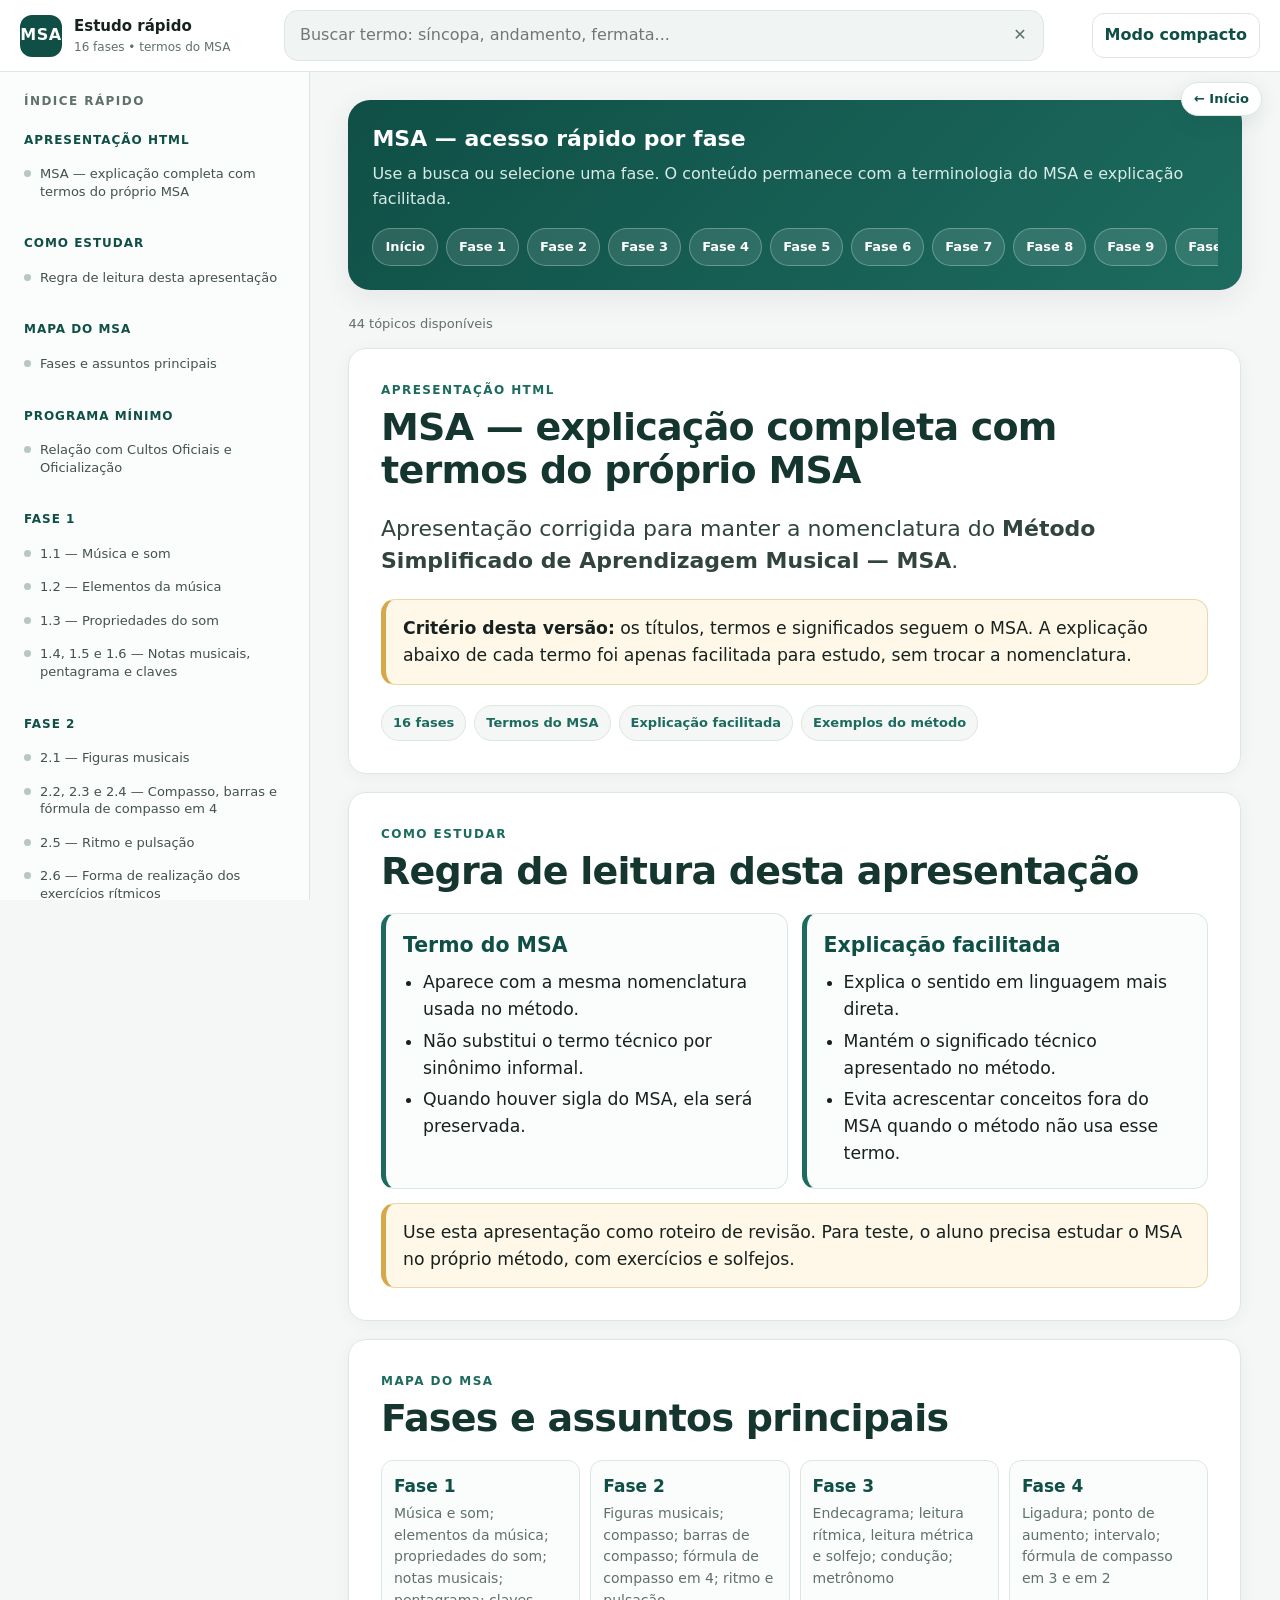
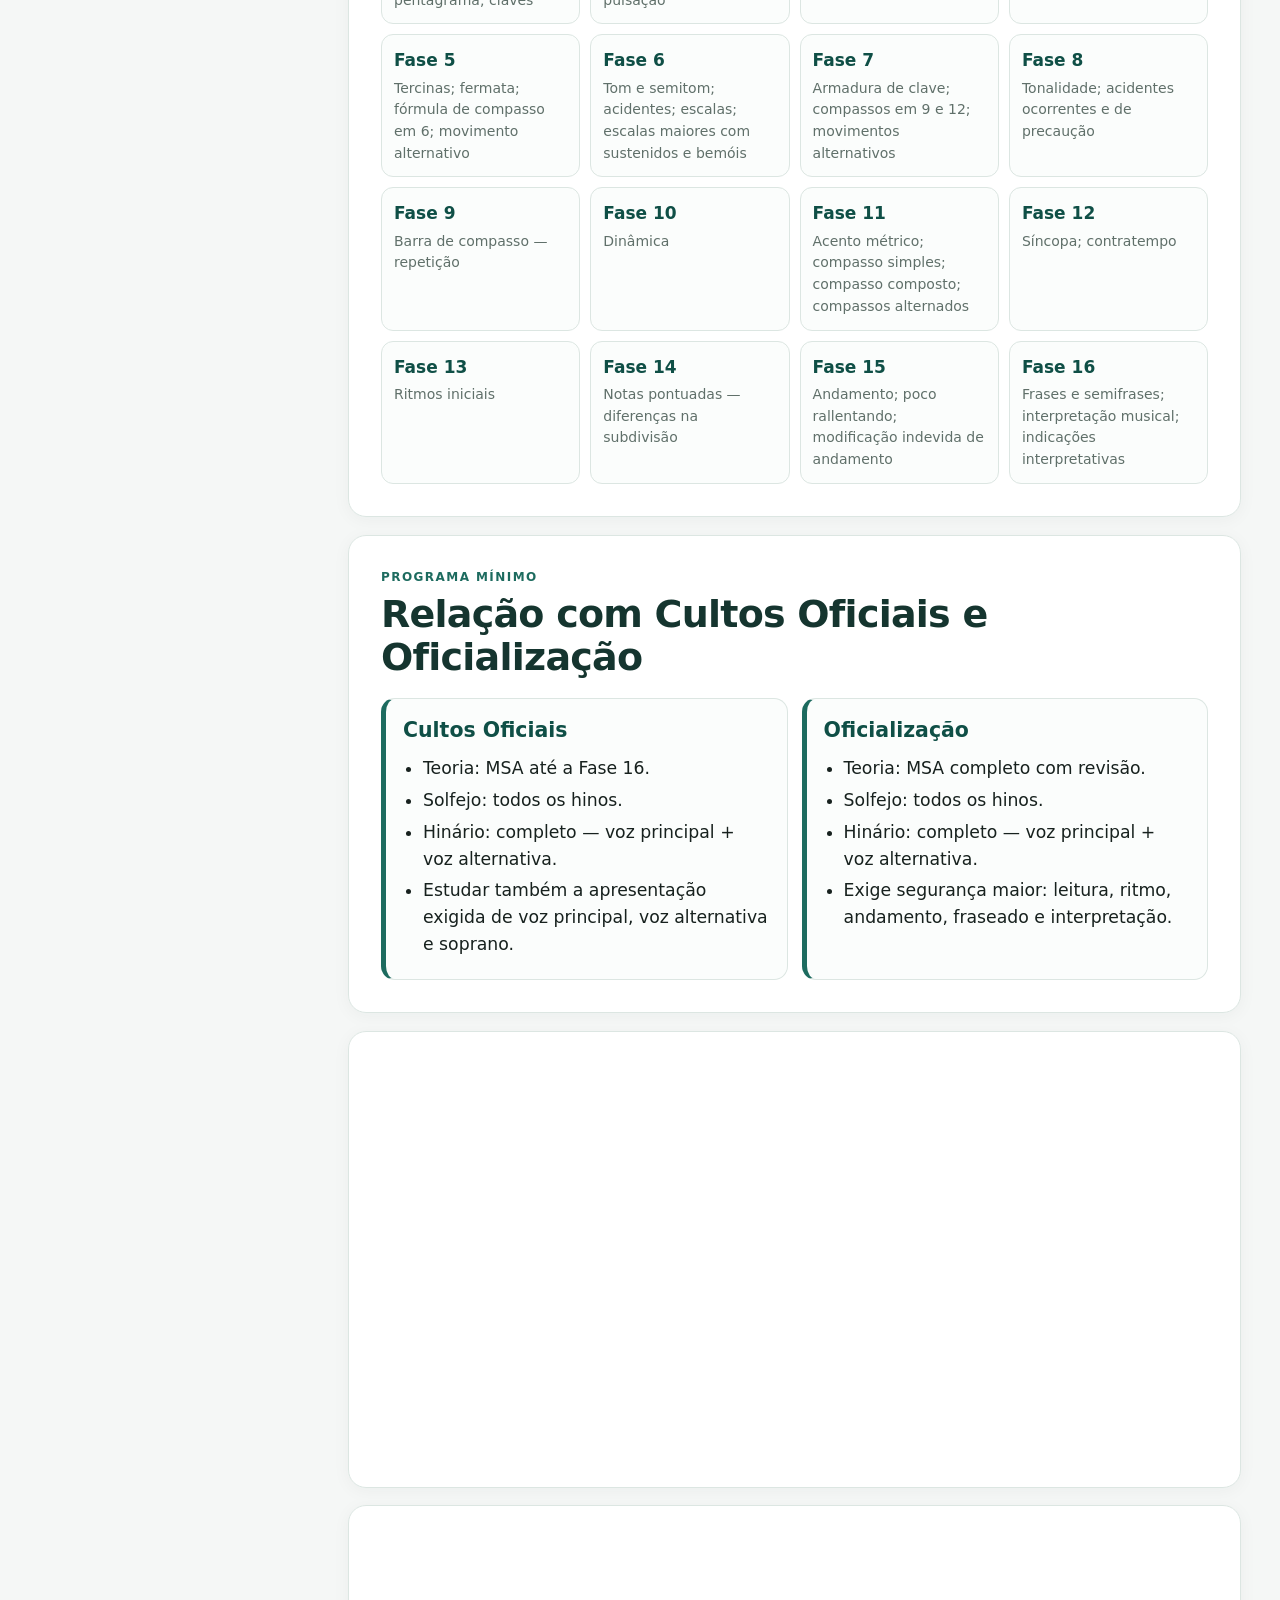
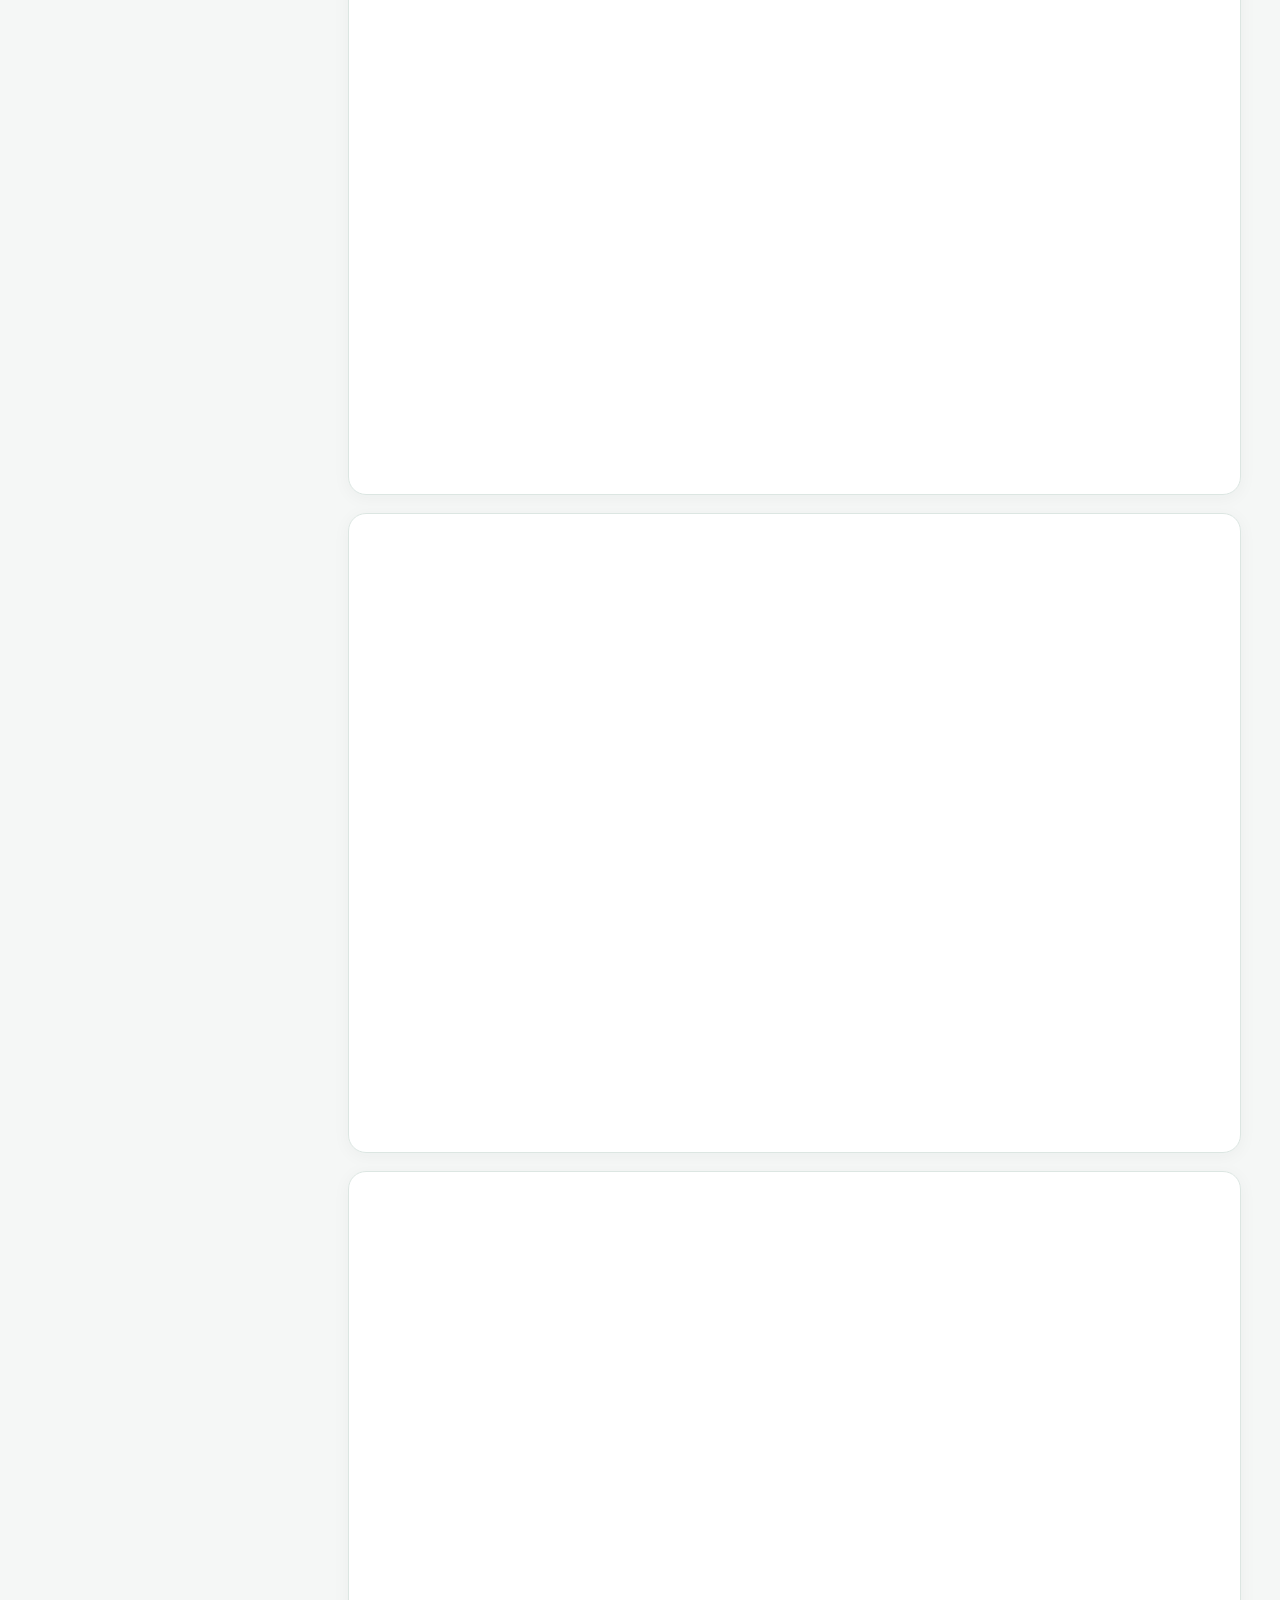
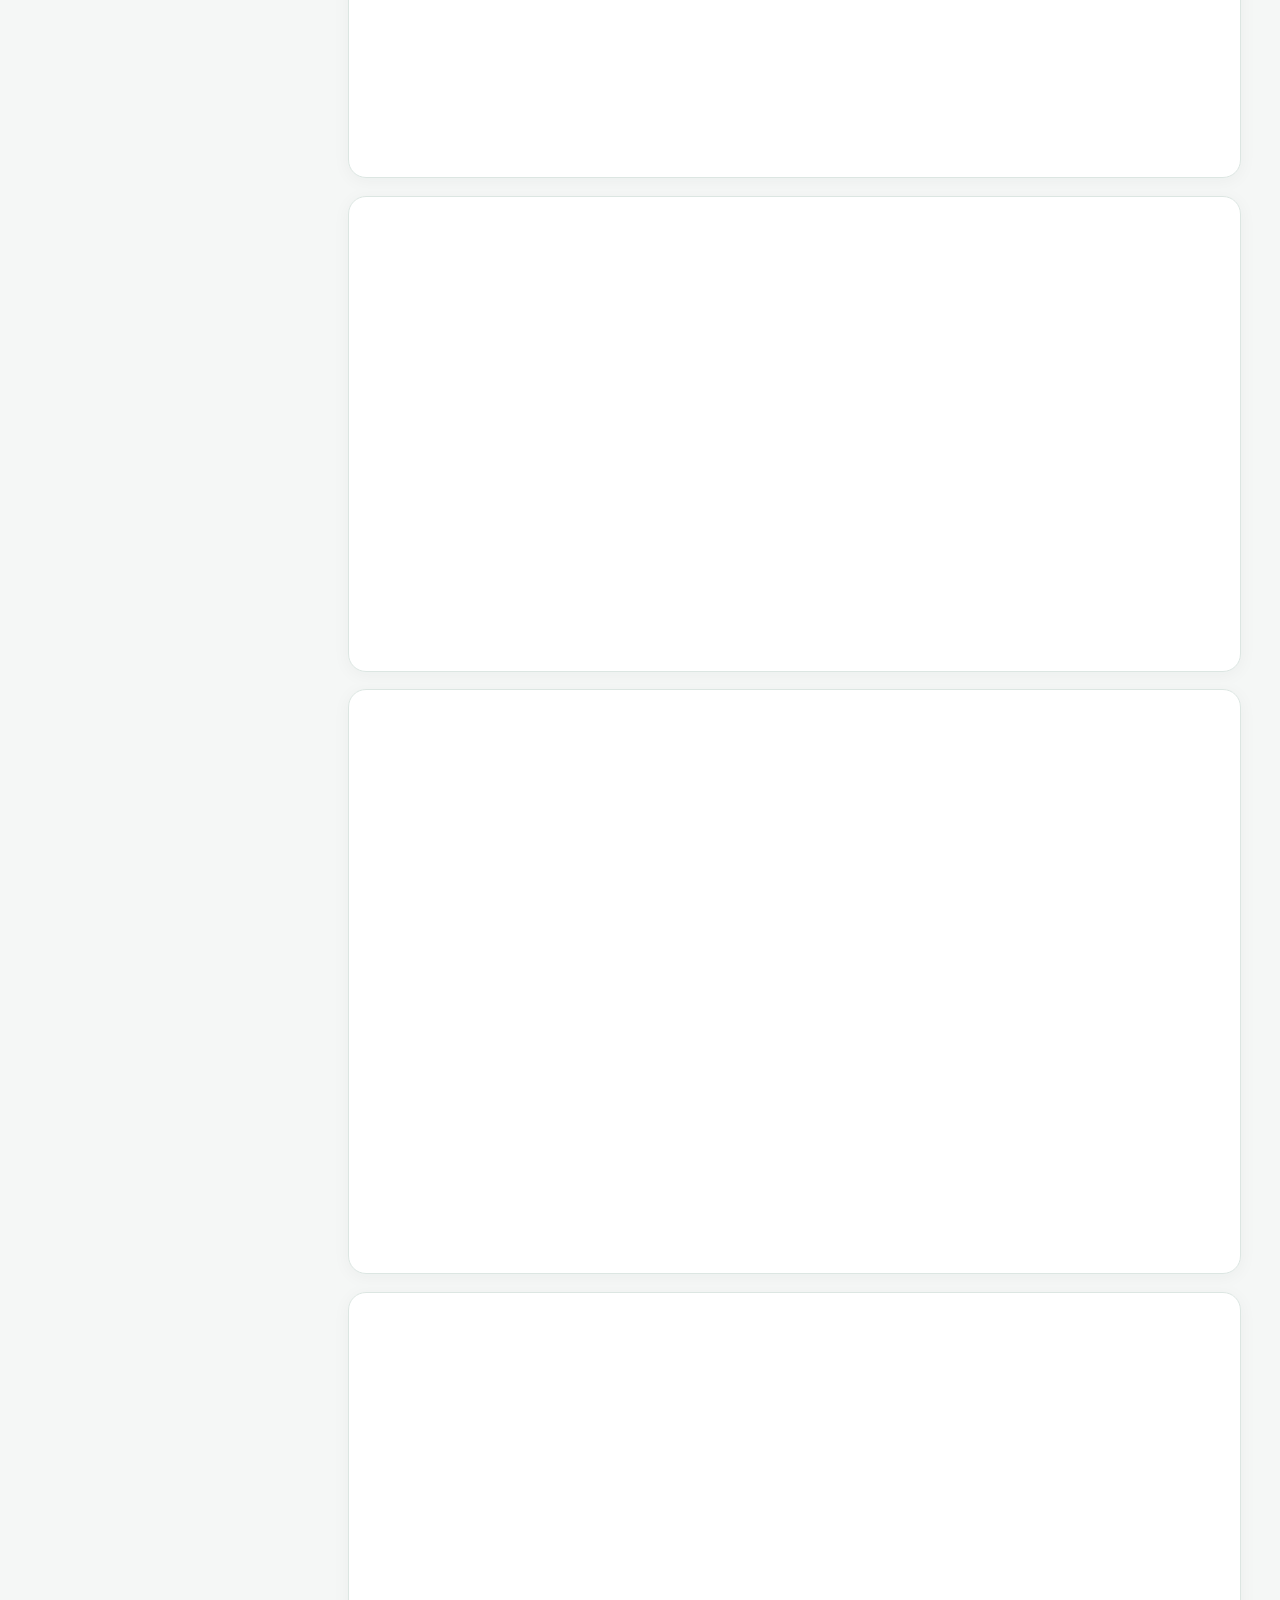
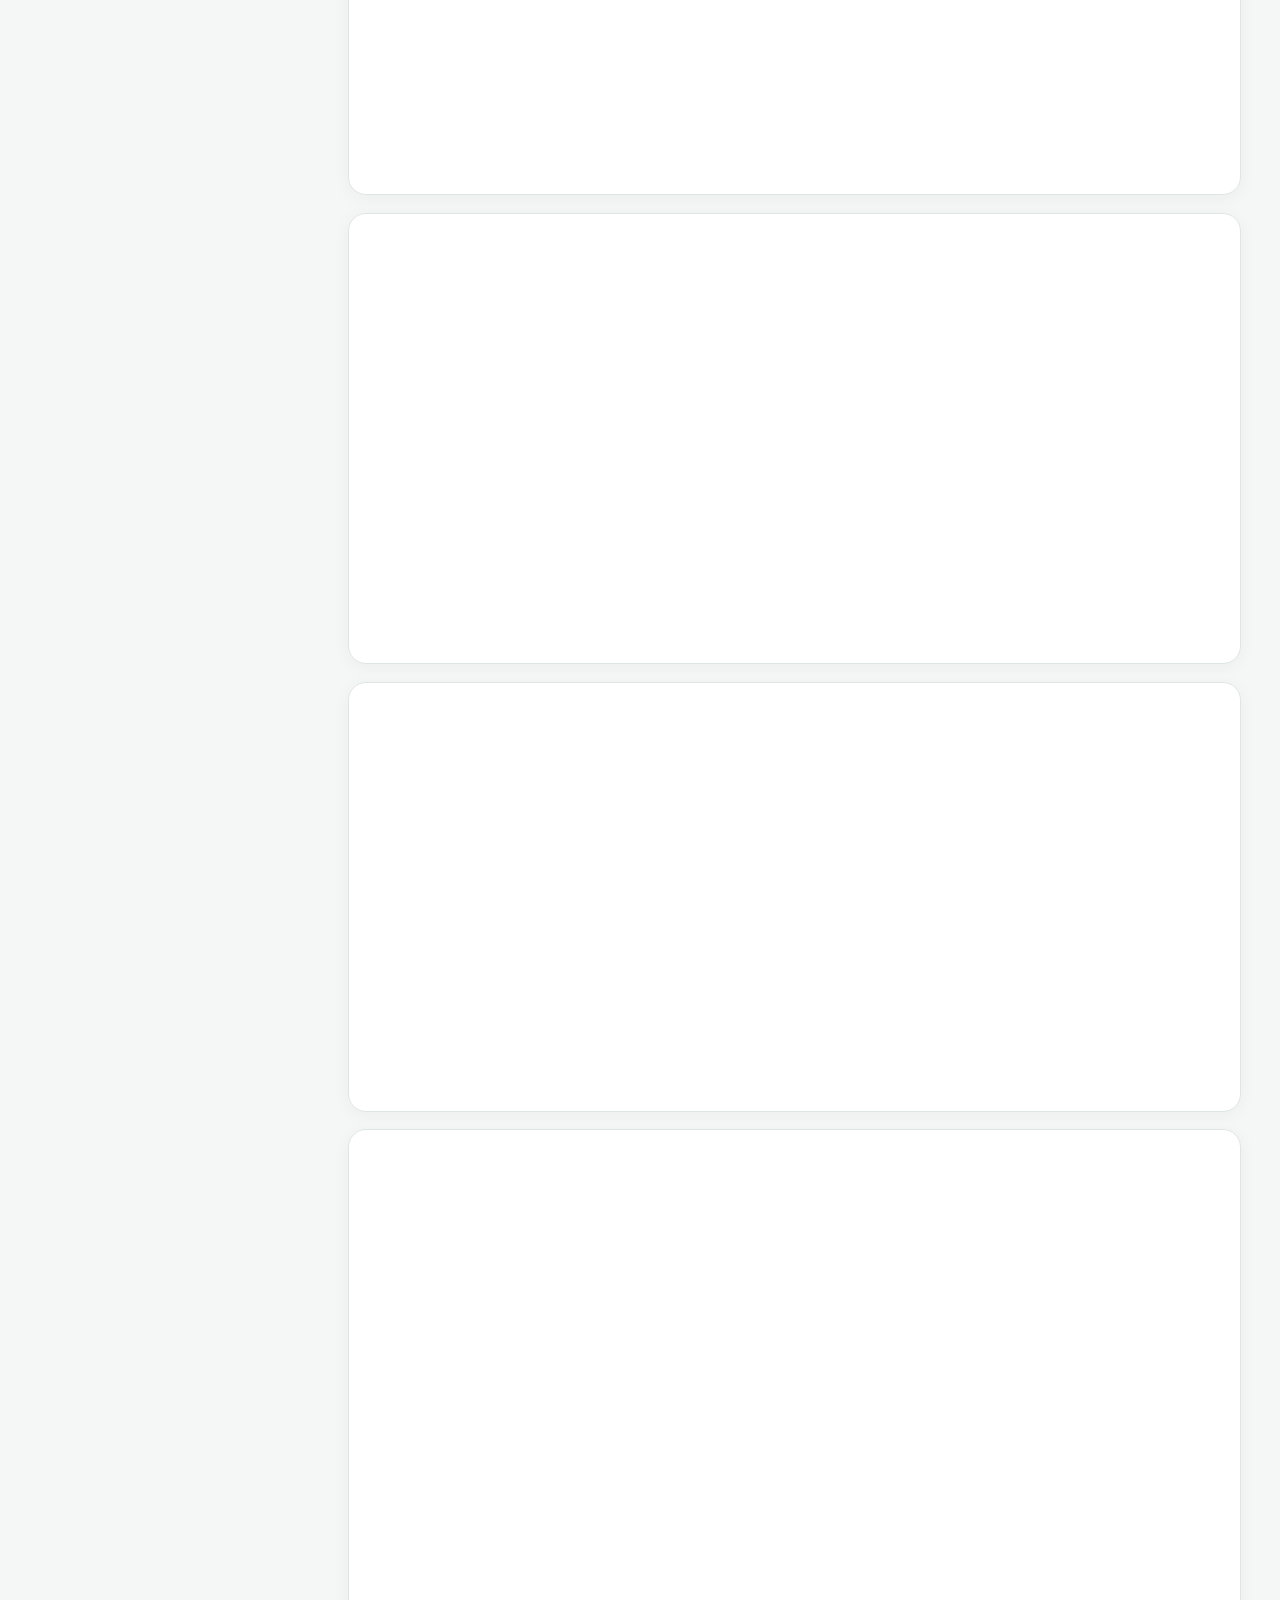
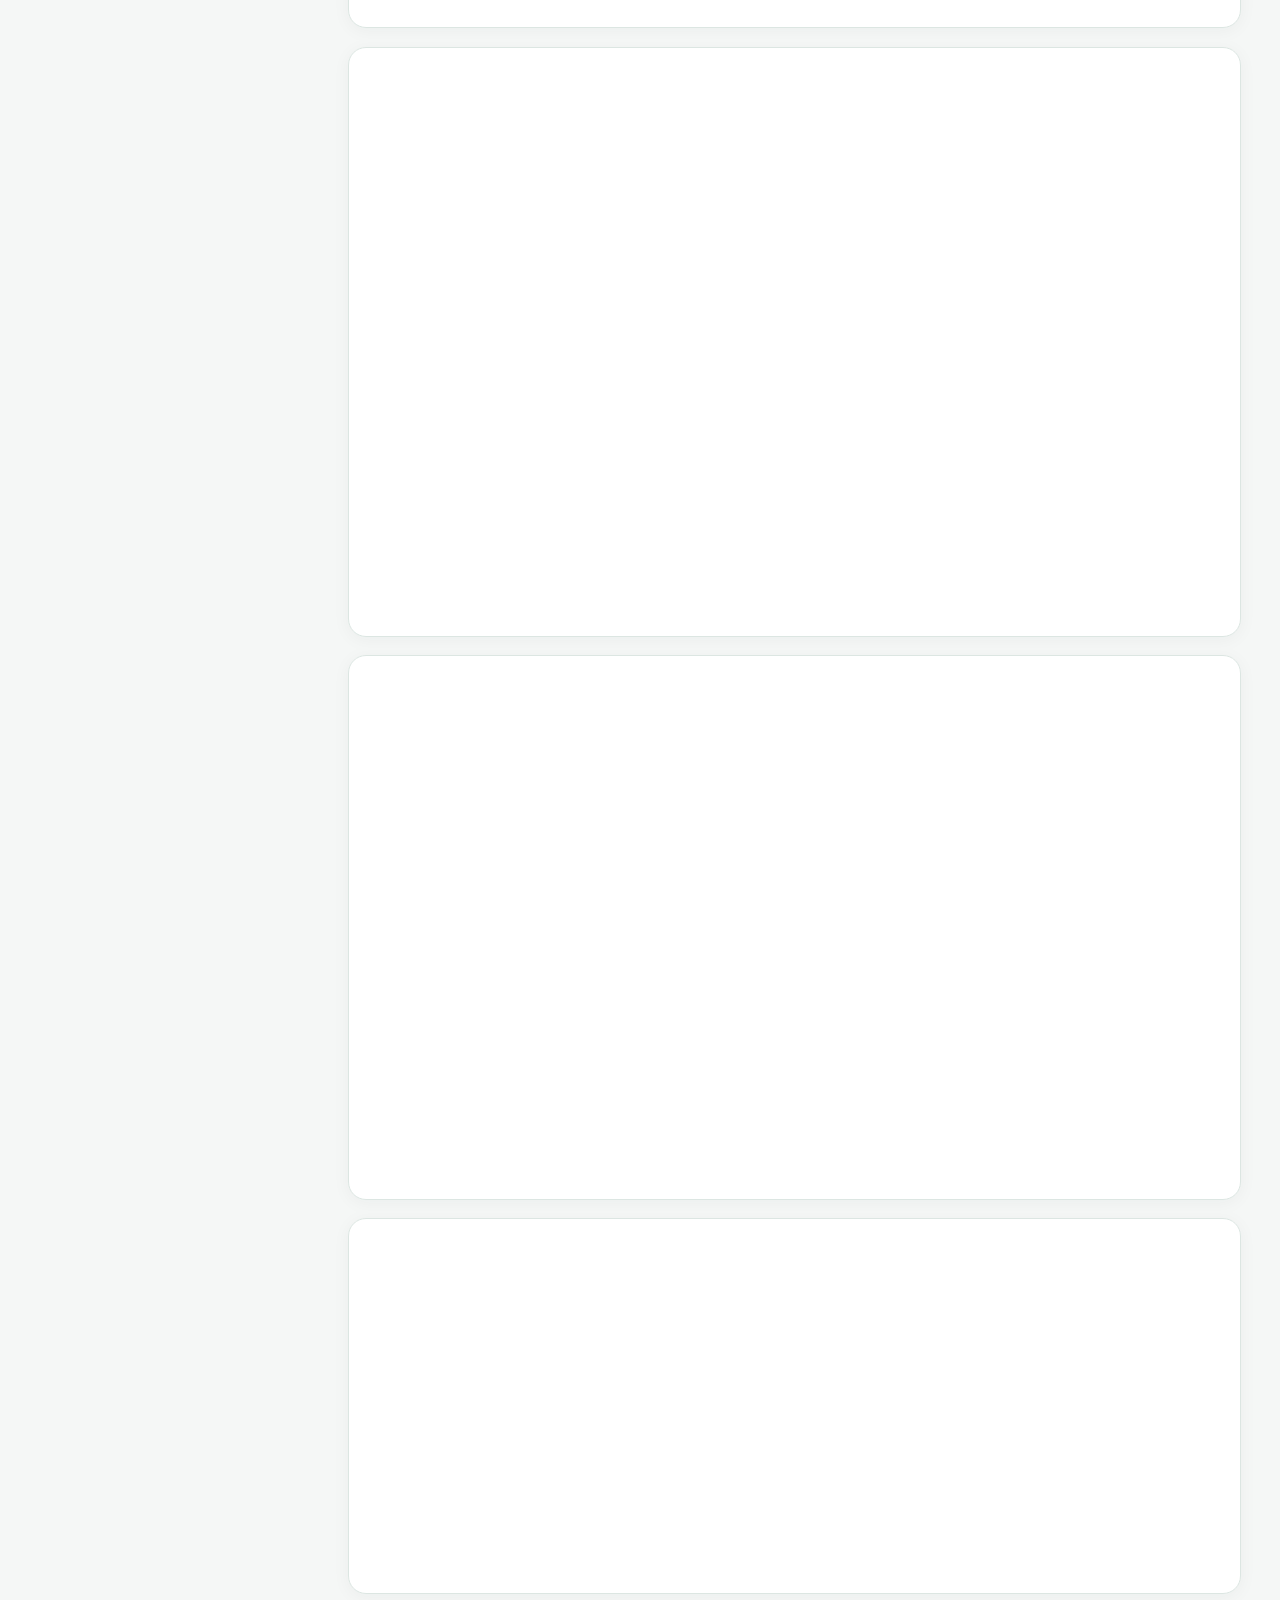
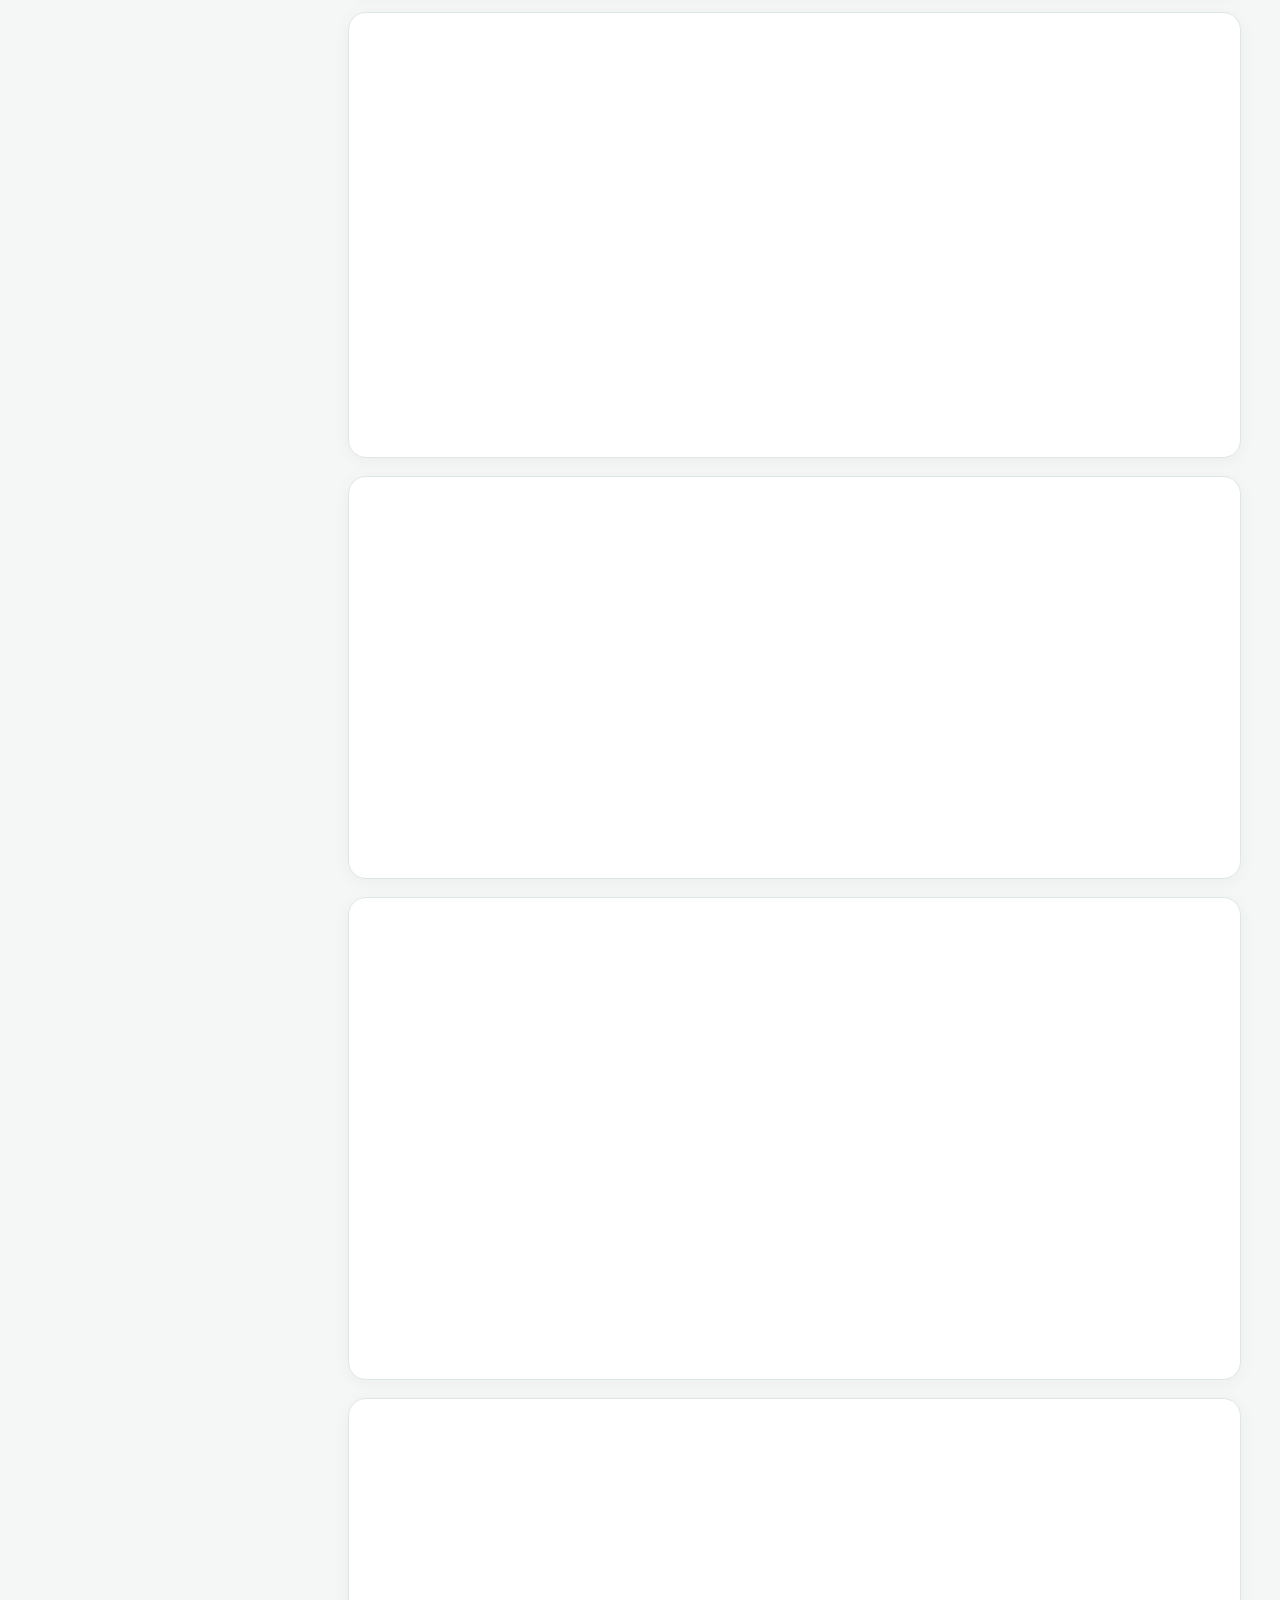
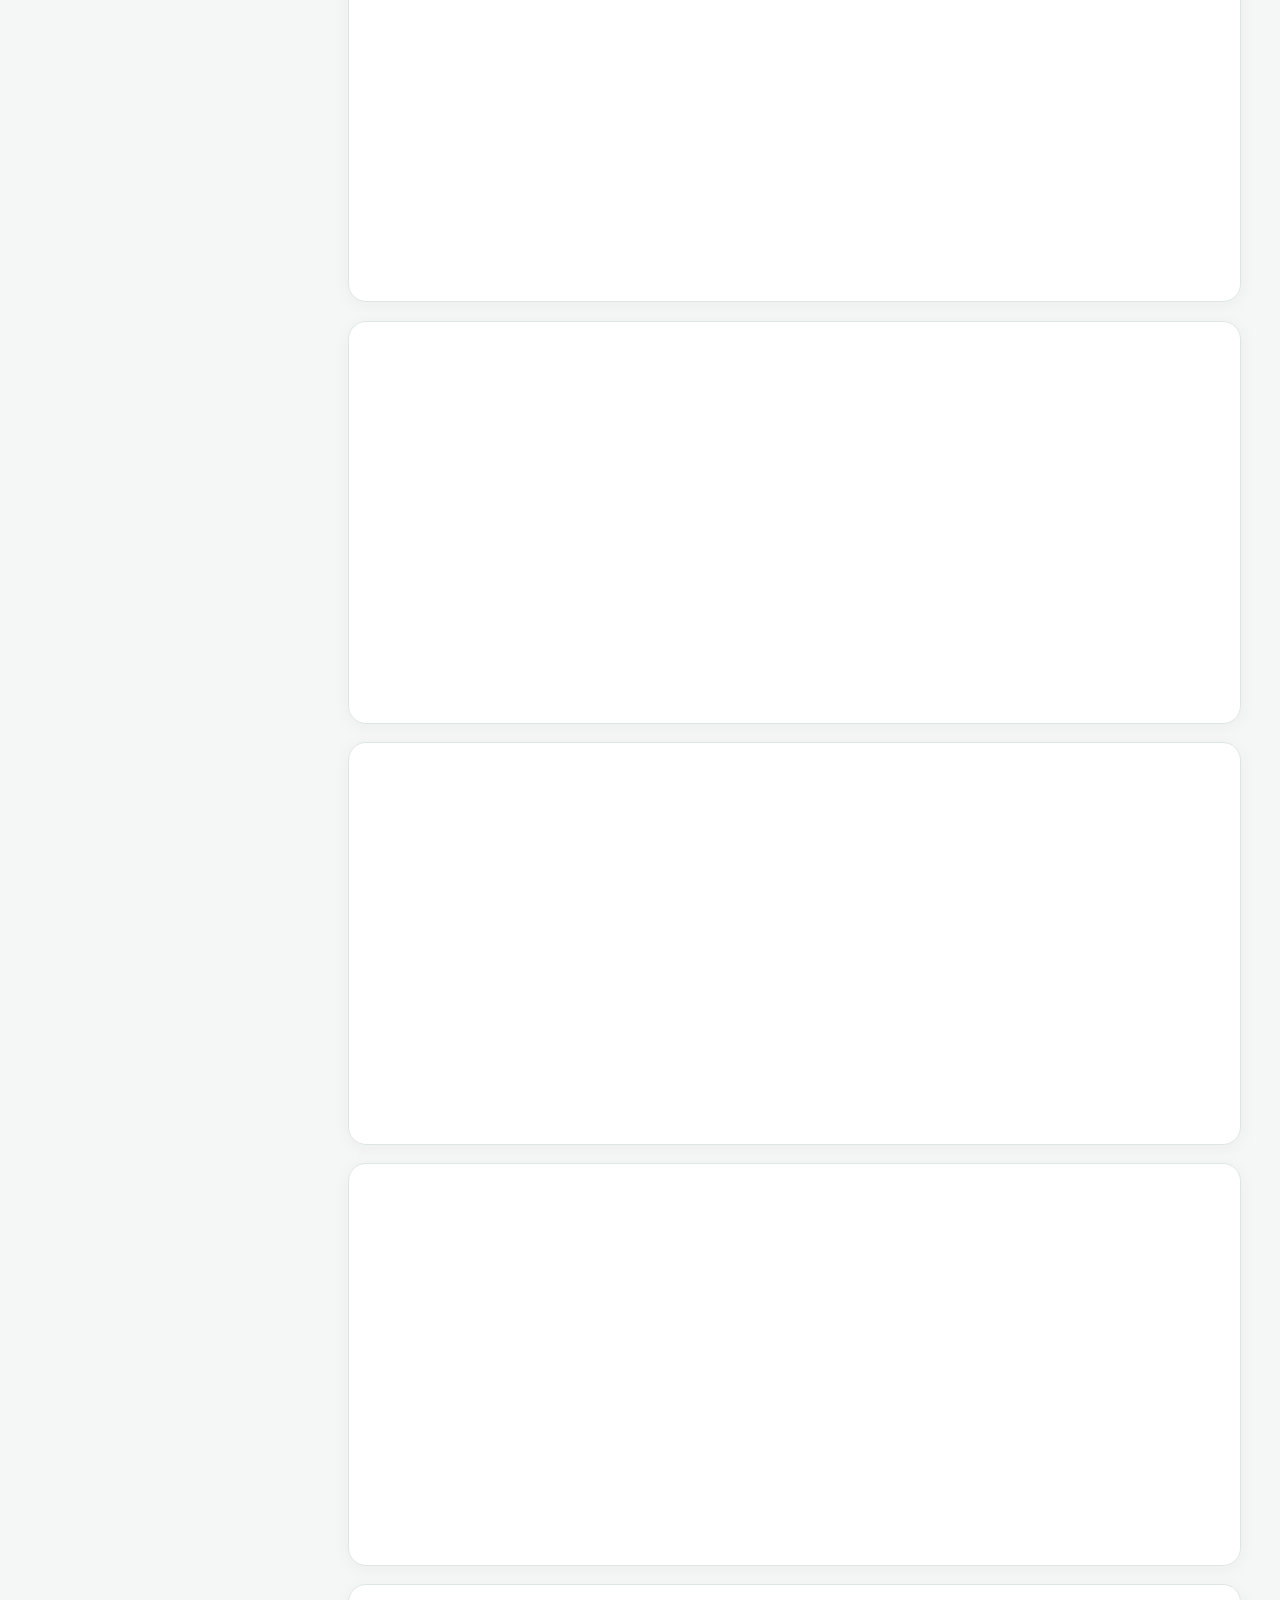
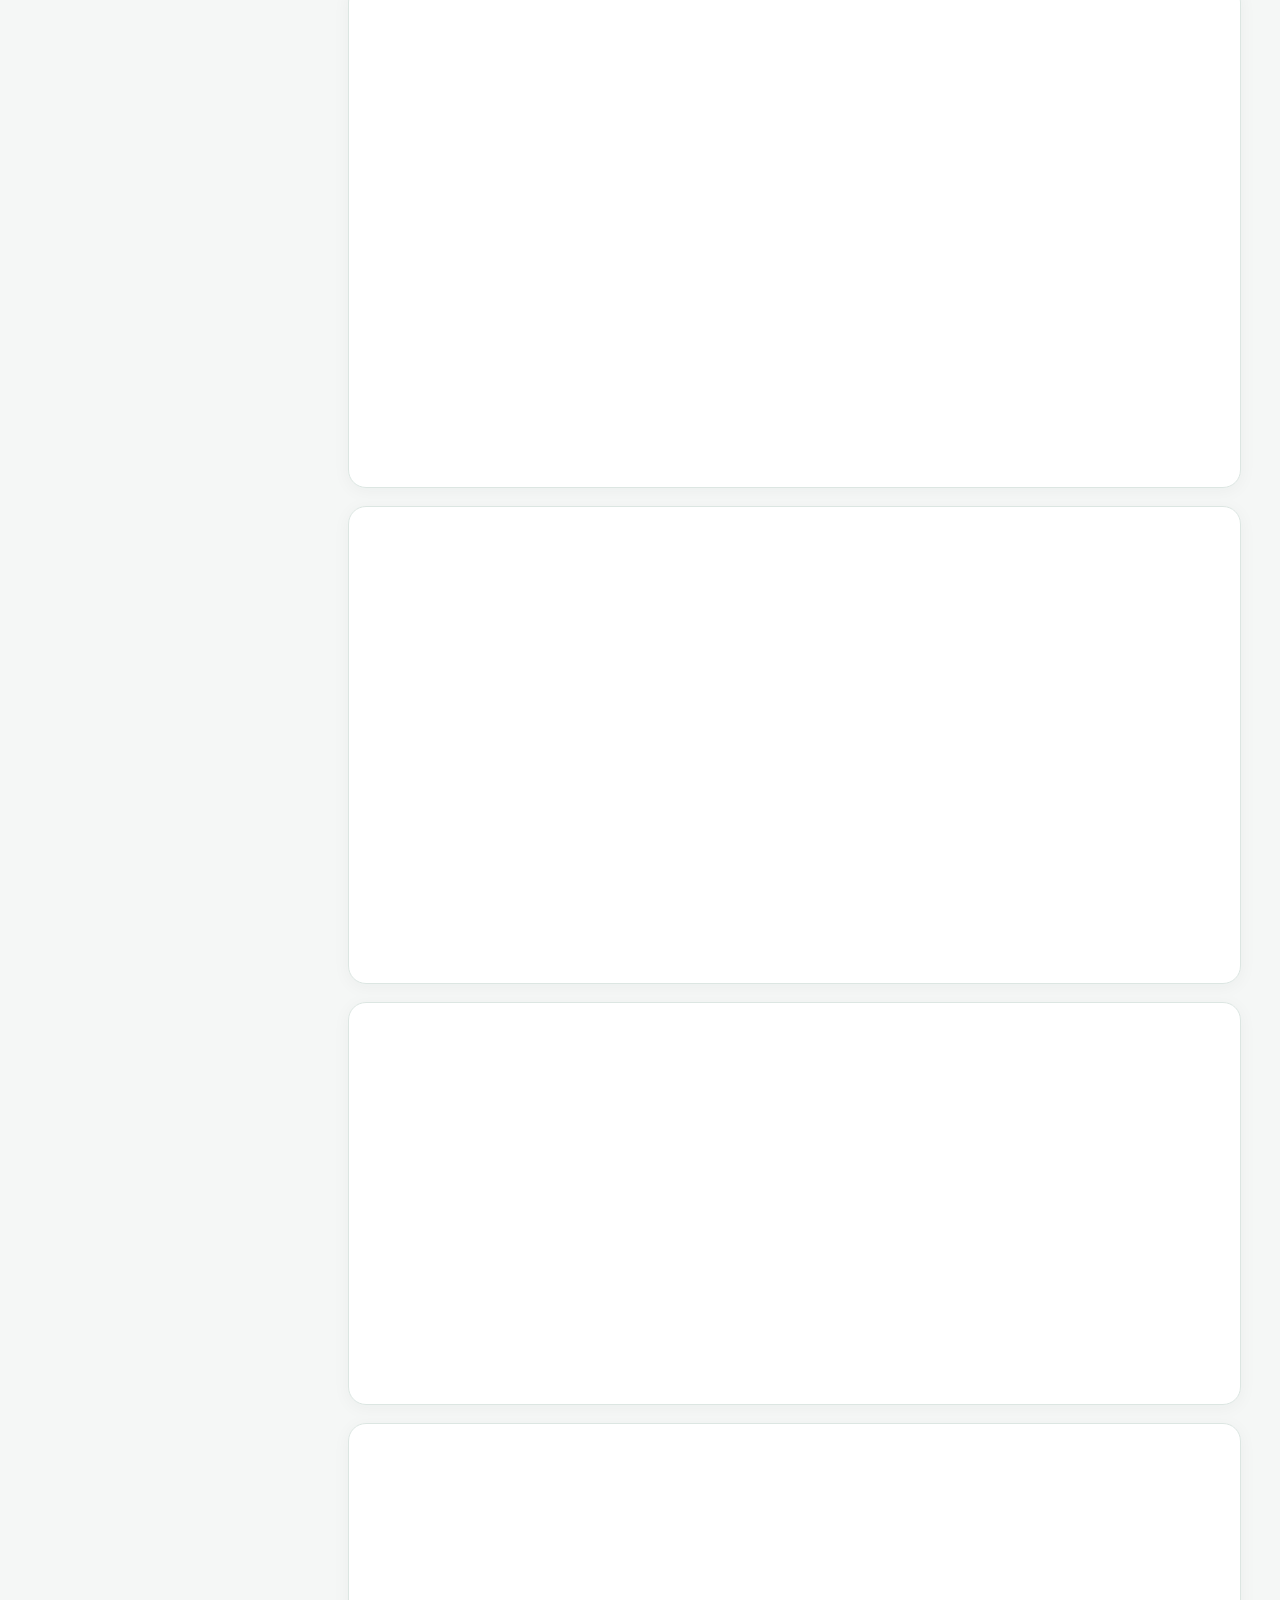
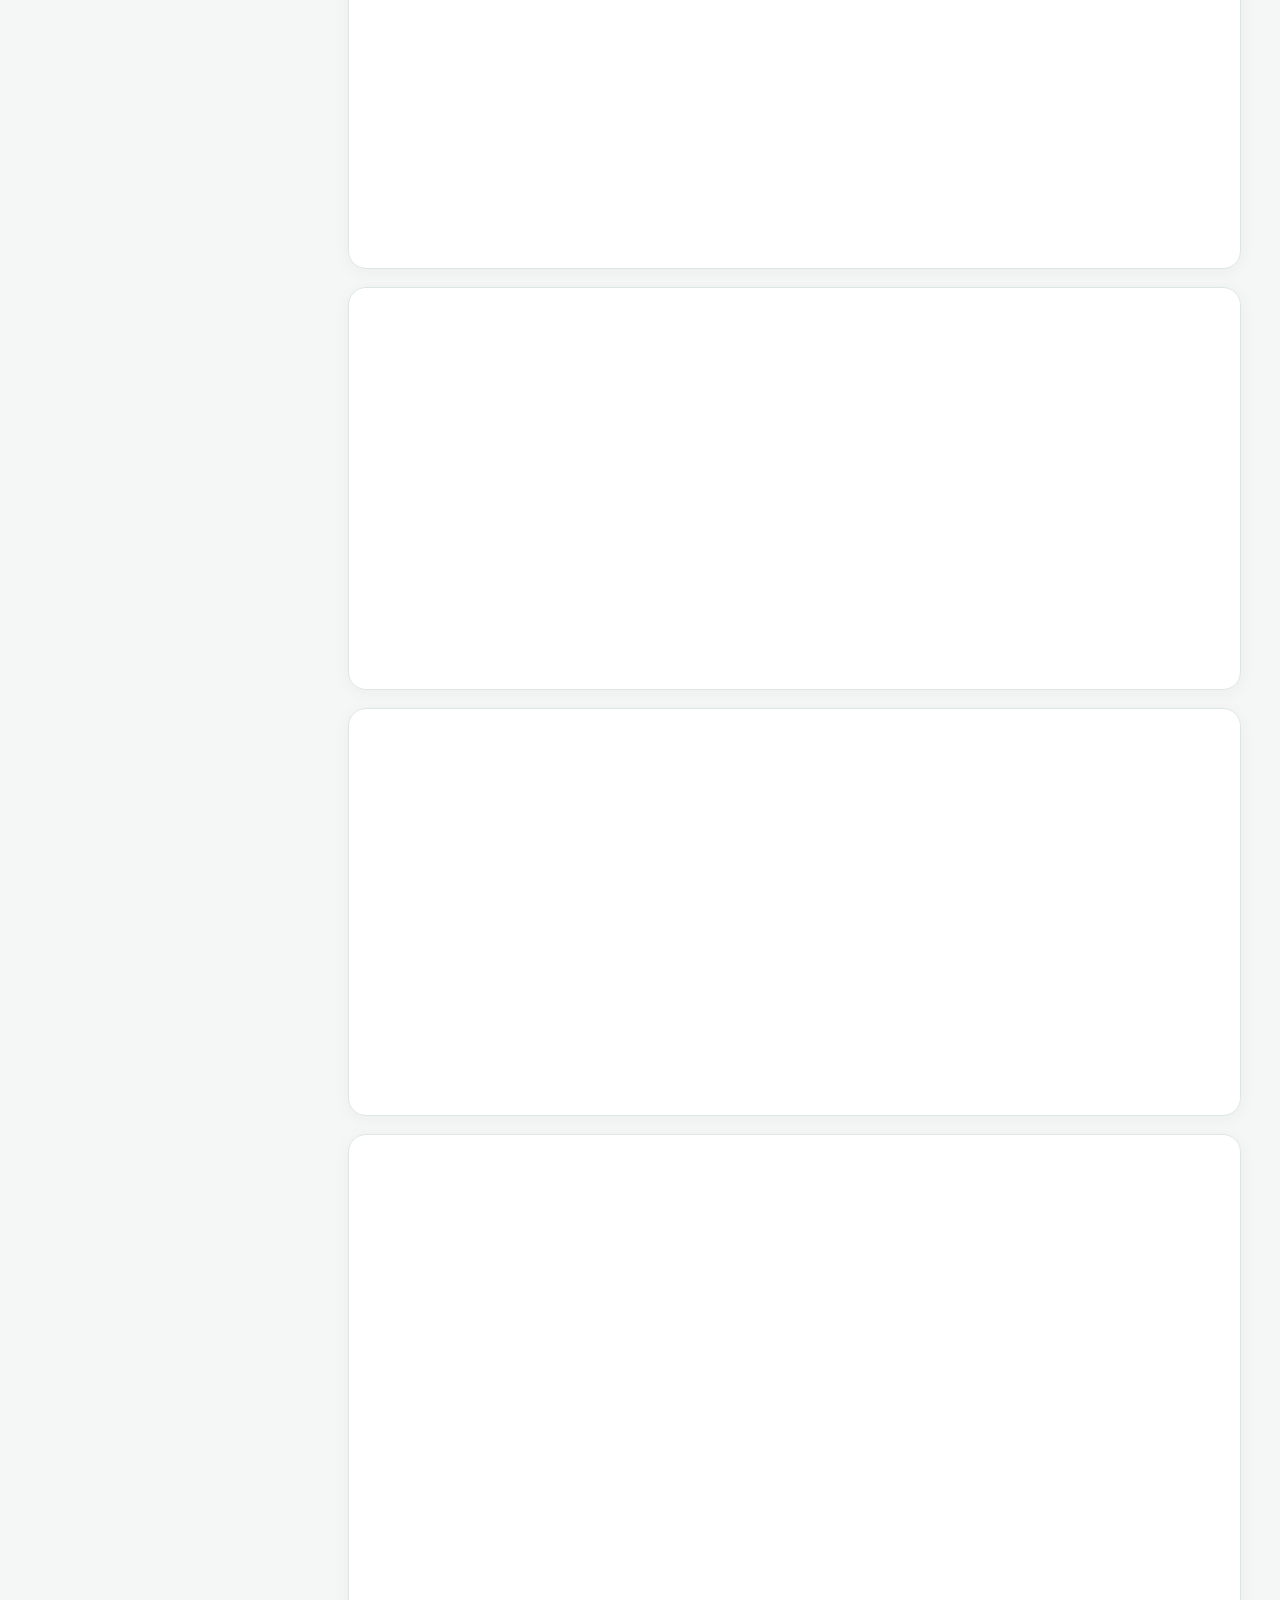
<file: msa/index.html>
<!doctype html>
<html lang="pt-BR">
<head>
<meta charset="utf-8">
<meta name="viewport" content="width=device-width, initial-scale=1, viewport-fit=cover">
<meta name="theme-color" content="#0f4f46">
<title>MSA — Estudo Rápido e Responsivo</title>
<style>
:root{--bg:#f5f7f6;--surface:#ffffff;--surface2:#f0f5f3;--ink:#17211e;--muted:#60706a;--brand:#0f4f46;--brand2:#1d6b5f;--accent:#d5a84b;--line:#dce6e2;--shadow:0 8px 30px rgba(21,54,45,.08);--radius:18px;--sidebar:310px;--header:72px}
*{box-sizing:border-box}html{scroll-behavior:smooth;scroll-padding-top:92px}body{margin:0;font-family:Inter,ui-sans-serif,system-ui,-apple-system,"Segoe UI",Roboto,Arial,sans-serif;background:var(--bg);color:var(--ink);line-height:1.55}
button,input{font:inherit}a{color:inherit}.progress{position:fixed;inset:0 0 auto 0;height:4px;background:transparent;z-index:100}.progress>span{display:block;height:100%;width:0;background:var(--accent);transition:width .08s linear}
.topbar{position:sticky;top:0;z-index:80;height:var(--header);background:rgba(255,255,255,.94);backdrop-filter:blur(12px);border-bottom:1px solid var(--line);display:flex;align-items:center;gap:14px;padding:10px 20px}
.brand{display:flex;align-items:center;gap:12px;min-width:250px}.brand-mark{width:42px;height:42px;border-radius:12px;background:var(--brand);color:white;display:grid;place-items:center;font-weight:900;letter-spacing:.03em}.brand-text b{display:block;font-size:15px}.brand-text span{display:block;font-size:12px;color:var(--muted)}
.search-wrap{flex:1;max-width:760px;position:relative}.search-wrap input{width:100%;border:1px solid var(--line);background:var(--surface2);border-radius:14px;padding:12px 44px 12px 15px;outline:none;color:var(--ink)}.search-wrap input:focus{border-color:#87b8ae;box-shadow:0 0 0 3px rgba(29,107,95,.12)}.clear-search{position:absolute;right:7px;top:50%;transform:translateY(-50%);width:34px;height:34px;border:0;background:transparent;border-radius:9px;cursor:pointer;color:var(--muted)}
.top-actions{display:flex;gap:8px;margin-left:auto}.action-btn{border:1px solid var(--line);background:var(--surface);color:var(--brand);border-radius:12px;padding:9px 12px;font-weight:750;cursor:pointer}.action-btn:hover{background:var(--surface2)}.menu-btn{display:none}
.layout{display:grid;grid-template-columns:var(--sidebar) minmax(0,1fr);min-height:calc(100vh - var(--header))}.sidebar{position:sticky;top:var(--header);height:calc(100vh - var(--header));overflow:auto;border-right:1px solid var(--line);background:#fbfcfc;padding:20px 14px 80px}
.sidebar-title{font-size:12px;text-transform:uppercase;letter-spacing:.12em;font-weight:800;color:var(--muted);padding:0 10px 12px}.nav-group{margin-bottom:18px}.nav-group-title{font-size:12px;font-weight:850;color:var(--brand);text-transform:uppercase;letter-spacing:.08em;padding:8px 10px}.nav-link{display:flex;gap:9px;align-items:flex-start;text-decoration:none;padding:8px 10px;border-radius:10px;font-size:13px;color:#43524d;line-height:1.35}.nav-link:hover{background:var(--surface2);color:var(--brand)}.nav-link.active{background:#e4f0ed;color:var(--brand);font-weight:750}.nav-dot{width:7px;height:7px;border-radius:999px;background:#b7c7c2;margin-top:5px;flex:0 0 auto}.nav-link.active .nav-dot{background:var(--brand)}
.main{min-width:0;padding:28px clamp(16px,3vw,44px) 80px}.main-inner{max-width:1100px;margin:0 auto}.quick-index{background:linear-gradient(135deg,#0f4f46,#1d6b5f);color:white;border-radius:22px;padding:22px 24px;margin-bottom:24px;box-shadow:var(--shadow)}.quick-index h2{margin:0 0 6px;font-size:22px}.quick-index p{margin:0 0 16px;color:#d9ebe6}.phase-chips{display:flex;gap:8px;overflow:auto;padding-bottom:2px;scrollbar-width:thin}.phase-chip{white-space:nowrap;border:1px solid rgba(255,255,255,.28);background:rgba(255,255,255,.11);color:white;border-radius:999px;padding:8px 12px;text-decoration:none;font-size:13px;font-weight:700}.phase-chip:hover{background:rgba(255,255,255,.20)}
.study-section{display:block;background:var(--surface);border:1px solid var(--line);border-radius:var(--radius);padding:clamp(18px,2.7vw,32px);margin:0 0 18px;box-shadow:0 3px 18px rgba(18,50,42,.045);content-visibility:auto;contain-intrinsic-size:500px}.study-section.flash{animation:flash 1s ease}@keyframes flash{0%,100%{box-shadow:0 3px 18px rgba(18,50,42,.045)}50%{box-shadow:0 0 0 5px rgba(213,168,75,.28)}}
.kicker{font-size:12px;letter-spacing:.12em;text-transform:uppercase;color:var(--brand2);font-weight:850;margin-bottom:6px}h1{font-size:clamp(24px,3.4vw,38px);line-height:1.13;margin:0 0 20px;color:#15352f;letter-spacing:-.02em}.lead{font-size:clamp(18px,2vw,22px);line-height:1.45;color:#31443e}.content{font-size:clamp(15px,1.35vw,18px)}
.grid2,.grid3,.grid4{display:grid;gap:14px}.grid2{grid-template-columns:repeat(2,minmax(0,1fr))}.grid3{grid-template-columns:repeat(3,minmax(0,1fr))}.grid4{grid-template-columns:repeat(2,minmax(0,1fr))}.box{background:#fbfdfc;border:1px solid var(--line);border-left:5px solid var(--brand2);border-radius:14px;padding:16px 17px;min-width:0}.box h3{margin:0 0 8px;font-size:clamp(17px,1.6vw,21px);color:var(--brand)}ul{margin:0;padding-left:20px}li{margin:5px 0}
.notice,.example{border-radius:14px;padding:15px 17px;margin-top:14px}.notice{background:#fff8e9;border:1px solid #ead7aa;border-left:5px solid var(--accent)}.example{background:#edf6f4;border:1px solid #cde1dc;border-left:5px solid var(--brand2)}.chips{display:flex;gap:8px;flex-wrap:wrap;margin-top:20px}.chips span{background:#f4f7f6;border:1px solid var(--line);border-radius:999px;padding:7px 11px;font-weight:750;color:var(--brand2);font-size:13px}
.phaseMap{display:grid;grid-template-columns:repeat(4,minmax(0,1fr));gap:10px;font-size:14px}.phaseMap div{background:#fbfdfc;border:1px solid var(--line);border-radius:12px;padding:12px;min-height:84px}.phaseMap b{display:block;color:var(--brand);font-size:17px;margin-bottom:4px}.phaseMap span{color:var(--muted)}.meter{display:flex;gap:10px;margin-top:16px;flex-wrap:wrap}.meter span{background:#fbfdfc;border:1px solid var(--line);border-radius:14px;min-width:88px;text-align:center;padding:12px}.meter b{display:block;font-size:23px;color:var(--brand)}.meter small{font-size:16px;color:var(--brand2);font-weight:850}
.study-tools{display:flex;align-items:center;gap:8px;margin:0 0 14px}.result-count{font-size:13px;color:var(--muted)}.no-results{display:none;background:#fff8e9;border:1px solid #ead7aa;border-radius:14px;padding:20px;text-align:center;color:#665f58}
body.compact .study-section{padding:18px;margin-bottom:10px}body.compact .content{font-size:15px}body.compact .box{padding:12px 13px}body.compact li{margin:2px 0}body.compact .notice,body.compact .example{padding:12px 13px}
.backtop{position:fixed;right:20px;bottom:20px;width:44px;height:44px;border:0;border-radius:50%;background:var(--brand);color:white;box-shadow:var(--shadow);cursor:pointer;display:none;z-index:75;font-size:18px}.backtop.show{display:block}
.highlight{background:#fff1b8;border-radius:3px;padding:0 2px}
@media(max-width:980px){:root{--header:64px}.brand{min-width:auto}.brand-text{display:none}.topbar{padding:9px 12px}.menu-btn{display:inline-flex}.layout{display:block}.sidebar{position:fixed;top:var(--header);left:0;bottom:0;width:min(86vw,340px);height:auto;z-index:90;transform:translateX(-105%);transition:transform .22s ease;box-shadow:20px 0 50px rgba(0,0,0,.14)}body.menu-open .sidebar{transform:translateX(0)}body.menu-open::after{content:"";position:fixed;inset:var(--header) 0 0 0;background:rgba(0,0,0,.28);z-index:85}.main{padding-top:18px}.phaseMap{grid-template-columns:repeat(2,minmax(0,1fr))}}
@media(max-width:700px){.top-actions .compact-label{display:none}.action-btn{padding:9px 10px}.grid2,.grid3,.grid4{grid-template-columns:1fr}.phaseMap{grid-template-columns:1fr}.quick-index{border-radius:16px;padding:18px 16px}.study-section{border-radius:15px;padding:18px 15px;margin-bottom:12px}h1{font-size:25px}.content{font-size:16px}.box h3{font-size:18px}.meter span{flex:1;min-width:72px}}
@media(max-width:460px){.brand-mark{width:38px;height:38px}.search-wrap input{padding-left:12px;font-size:14px}.main{padding-left:10px;padding-right:10px}.study-section{padding:16px 13px}.quick-index{margin-left:0;margin-right:0}}
@media print{.topbar,.sidebar,.quick-index,.study-tools,.backtop,.progress{display:none!important}.layout{display:block}.main{padding:0}.study-section{break-inside:avoid;box-shadow:none;border-color:#bbb;margin-bottom:12px}body{background:white}}
</style>

<style>
.site-home-link{
  position:fixed;right:18px;top:82px;z-index:79;
  text-decoration:none;background:#ffffff;color:#0f4f46;
  border:1px solid #dce6e2;border-radius:999px;padding:8px 12px;
  font:700 13px/1.2 Inter,system-ui,-apple-system,"Segoe UI",Roboto,Arial,sans-serif;
  box-shadow:0 6px 20px rgba(21,54,45,.10)
}
.site-home-link:hover{background:#f0f5f3}
@media(max-width:980px){.site-home-link{top:72px;right:10px}}
@media print{.site-home-link{display:none!important}}
</style>

</head>
<body>
<a class="site-home-link" href="../" aria-label="Voltar ao início">← Início</a>
<div class="progress"><span id="readingProgress"></span></div>
<header class="topbar">
  <button class="action-btn menu-btn" id="menuBtn" aria-label="Abrir índice">☰</button>
  <div class="brand"><div class="brand-mark">MSA</div><div class="brand-text"><b>Estudo rápido</b><span>16 fases • termos do MSA</span></div></div>
  <div class="search-wrap"><input id="search" type="search" placeholder="Buscar termo: síncopa, andamento, fermata..." autocomplete="off"><button class="clear-search" id="clearSearch" aria-label="Limpar busca">✕</button></div>
  <div class="top-actions"><button class="action-btn" id="compactBtn" title="Alternar densidade"><span class="compact-label">Modo </span>compacto</button></div>
</header>
<div class="layout">
<aside class="sidebar" id="sidebar"><div class="sidebar-title">Índice rápido</div><div class="nav-group"><div class="nav-group-title">Apresentação HTML</div><a class="nav-link" href="#sec-1" data-target="sec-1"><span class="nav-dot"></span><span>MSA — explicação completa com termos do próprio MSA</span></a></div><div class="nav-group"><div class="nav-group-title">Como estudar</div><a class="nav-link" href="#sec-2" data-target="sec-2"><span class="nav-dot"></span><span>Regra de leitura desta apresentação</span></a></div><div class="nav-group"><div class="nav-group-title">Mapa do MSA</div><a class="nav-link" href="#sec-3" data-target="sec-3"><span class="nav-dot"></span><span>Fases e assuntos principais</span></a></div><div class="nav-group"><div class="nav-group-title">Programa mínimo</div><a class="nav-link" href="#sec-4" data-target="sec-4"><span class="nav-dot"></span><span>Relação com Cultos Oficiais e Oficialização</span></a></div><div class="nav-group"><div class="nav-group-title">Fase 1</div><a class="nav-link" href="#sec-5" data-target="sec-5"><span class="nav-dot"></span><span>1.1 — Música e som</span></a><a class="nav-link" href="#sec-6" data-target="sec-6"><span class="nav-dot"></span><span>1.2 — Elementos da música</span></a><a class="nav-link" href="#sec-7" data-target="sec-7"><span class="nav-dot"></span><span>1.3 — Propriedades do som</span></a><a class="nav-link" href="#sec-8" data-target="sec-8"><span class="nav-dot"></span><span>1.4, 1.5 e 1.6 — Notas musicais, pentagrama e claves</span></a></div><div class="nav-group"><div class="nav-group-title">Fase 2</div><a class="nav-link" href="#sec-9" data-target="sec-9"><span class="nav-dot"></span><span>2.1 — Figuras musicais</span></a><a class="nav-link" href="#sec-10" data-target="sec-10"><span class="nav-dot"></span><span>2.2, 2.3 e 2.4 — Compasso, barras e fórmula de compasso em 4</span></a><a class="nav-link" href="#sec-11" data-target="sec-11"><span class="nav-dot"></span><span>2.5 — Ritmo e pulsação</span></a><a class="nav-link" href="#sec-12" data-target="sec-12"><span class="nav-dot"></span><span>2.6 — Forma de realização dos exercícios rítmicos</span></a></div><div class="nav-group"><div class="nav-group-title">Fase 3</div><a class="nav-link" href="#sec-13" data-target="sec-13"><span class="nav-dot"></span><span>3.1 — Endecagrama</span></a><a class="nav-link" href="#sec-14" data-target="sec-14"><span class="nav-dot"></span><span>3.2 — Leitura rítmica, leitura métrica e solfejo</span></a><a class="nav-link" href="#sec-15" data-target="sec-15"><span class="nav-dot"></span><span>3.3, 3.4 e 3.5 — Condução, movimento em 4 e metrônomo</span></a></div><div class="nav-group"><div class="nav-group-title">Fase 4</div><a class="nav-link" href="#sec-16" data-target="sec-16"><span class="nav-dot"></span><span>4.1 e 4.2 — Ligadura e ponto de aumento</span></a><a class="nav-link" href="#sec-17" data-target="sec-17"><span class="nav-dot"></span><span>4.3 — Intervalo</span></a><a class="nav-link" href="#sec-18" data-target="sec-18"><span class="nav-dot"></span><span>4.4 a 4.7 — Fórmulas de compasso em 3 e em 2; movimentos de solfejo</span></a></div><div class="nav-group"><div class="nav-group-title">Fase 5</div><a class="nav-link" href="#sec-19" data-target="sec-19"><span class="nav-dot"></span><span>5.1 — Tercinas</span></a><a class="nav-link" href="#sec-20" data-target="sec-20"><span class="nav-dot"></span><span>5.2 — Fermata</span></a><a class="nav-link" href="#sec-21" data-target="sec-21"><span class="nav-dot"></span><span>5.3 a 5.5 — Fórmula e movimento de solfejo em 6</span></a></div><div class="nav-group"><div class="nav-group-title">Fase 6</div><a class="nav-link" href="#sec-22" data-target="sec-22"><span class="nav-dot"></span><span>6.1 e 6.2 — Tom, semitom e acidentes</span></a><a class="nav-link" href="#sec-23" data-target="sec-23"><span class="nav-dot"></span><span>6.3 a 6.7 — Escalas</span></a></div><div class="nav-group"><div class="nav-group-title">Fase 7</div><a class="nav-link" href="#sec-24" data-target="sec-24"><span class="nav-dot"></span><span>7.1 — Armadura de clave</span></a><a class="nav-link" href="#sec-25" data-target="sec-25"><span class="nav-dot"></span><span>7.2 a 7.4 — Fórmula, movimento e movimento alternativo em 9</span></a><a class="nav-link" href="#sec-26" data-target="sec-26"><span class="nav-dot"></span><span>7.5 a 7.7 — Fórmula, movimento e movimento alternativo em 12</span></a></div><div class="nav-group"><div class="nav-group-title">Fase 8</div><a class="nav-link" href="#sec-27" data-target="sec-27"><span class="nav-dot"></span><span>8.1 — Tonalidade</span></a><a class="nav-link" href="#sec-28" data-target="sec-28"><span class="nav-dot"></span><span>8.2 — Acidentes ocorrentes e de precaução</span></a></div><div class="nav-group"><div class="nav-group-title">Fase 9</div><a class="nav-link" href="#sec-29" data-target="sec-29"><span class="nav-dot"></span><span>9.1 — Barra de compasso — repetição</span></a></div><div class="nav-group"><div class="nav-group-title">Fase 10</div><a class="nav-link" href="#sec-30" data-target="sec-30"><span class="nav-dot"></span><span>10.1 — Dinâmica</span></a></div><div class="nav-group"><div class="nav-group-title">Fase 11</div><a class="nav-link" href="#sec-31" data-target="sec-31"><span class="nav-dot"></span><span>11.1 — Acento métrico</span></a><a class="nav-link" href="#sec-32" data-target="sec-32"><span class="nav-dot"></span><span>11.2 — Compasso simples</span></a><a class="nav-link" href="#sec-33" data-target="sec-33"><span class="nav-dot"></span><span>11.3 e 11.4 — Compasso composto e compassos alternados</span></a></div><div class="nav-group"><div class="nav-group-title">Fase 12</div><a class="nav-link" href="#sec-34" data-target="sec-34"><span class="nav-dot"></span><span>12.1 — Síncopa</span></a><a class="nav-link" href="#sec-35" data-target="sec-35"><span class="nav-dot"></span><span>12.2 — Contratempo</span></a></div><div class="nav-group"><div class="nav-group-title">Fase 13</div><a class="nav-link" href="#sec-36" data-target="sec-36"><span class="nav-dot"></span><span>13.1 — Ritmos iniciais</span></a><a class="nav-link" href="#sec-37" data-target="sec-37"><span class="nav-dot"></span><span>Tético, anacrúsico e acéfalo</span></a></div><div class="nav-group"><div class="nav-group-title">Fase 14</div><a class="nav-link" href="#sec-38" data-target="sec-38"><span class="nav-dot"></span><span>14.1 — Notas pontuadas — diferenças na subdivisão</span></a></div><div class="nav-group"><div class="nav-group-title">Fase 15</div><a class="nav-link" href="#sec-39" data-target="sec-39"><span class="nav-dot"></span><span>15.1 — Andamento</span></a><a class="nav-link" href="#sec-40" data-target="sec-40"><span class="nav-dot"></span><span>15.2 e 15.3 — Poco rallentando e modificação indevida de andamento</span></a></div><div class="nav-group"><div class="nav-group-title">Fase 16</div><a class="nav-link" href="#sec-41" data-target="sec-41"><span class="nav-dot"></span><span>16.1 — Frases e semifrases</span></a><a class="nav-link" href="#sec-42" data-target="sec-42"><span class="nav-dot"></span><span>16.2 e 16.3 — Interpretação musical e indicações interpretativas</span></a></div><div class="nav-group"><div class="nav-group-title">Revisão final</div><a class="nav-link" href="#sec-43" data-target="sec-43"><span class="nav-dot"></span><span>Prioridade de estudo para Cultos Oficiais</span></a><a class="nav-link" href="#sec-44" data-target="sec-44"><span class="nav-dot"></span><span>Prioridade de estudo para Oficialização</span></a></div></aside>
<main class="main"><div class="main-inner">
<section class="quick-index">
<h2>MSA — acesso rápido por fase</h2>
<p>Use a busca ou selecione uma fase. O conteúdo permanece com a terminologia do MSA e explicação facilitada.</p>
<div class="phase-chips">
<a class="phase-chip" href="#sec-1">Início</a>
<a class="phase-chip" href="#sec-5">Fase 1</a><a class="phase-chip" href="#sec-9">Fase 2</a><a class="phase-chip" href="#sec-13">Fase 3</a><a class="phase-chip" href="#sec-16">Fase 4</a><a class="phase-chip" href="#sec-19">Fase 5</a><a class="phase-chip" href="#sec-22">Fase 6</a><a class="phase-chip" href="#sec-24">Fase 7</a><a class="phase-chip" href="#sec-27">Fase 8</a><a class="phase-chip" href="#sec-29">Fase 9</a><a class="phase-chip" href="#sec-30">Fase 10</a><a class="phase-chip" href="#sec-31">Fase 11</a><a class="phase-chip" href="#sec-34">Fase 12</a><a class="phase-chip" href="#sec-36">Fase 13</a><a class="phase-chip" href="#sec-38">Fase 14</a><a class="phase-chip" href="#sec-39">Fase 15</a><a class="phase-chip" href="#sec-41">Fase 16</a>
<a class="phase-chip" href="#sec-43">Revisão final</a>
</div></section>
<div class="study-tools"><span class="result-count" id="resultCount">44 tópicos disponíveis</span></div>
<div class="no-results" id="noResults"><b>Nenhum tópico encontrado.</b><br>Limpe a busca ou tente outro termo do MSA.</div>
<section class="study-section" data-group="Apresentação HTML" data-phase="" id="sec-1">
<div class="kicker">Apresentação HTML</div>
<h1>MSA — explicação completa com termos do próprio MSA</h1>
<div class="content"><p class="lead">Apresentação corrigida para manter a nomenclatura do <b>Método Simplificado de Aprendizagem Musical — MSA</b>.</p><div class="notice"><b>Critério desta versão:</b> os títulos, termos e significados seguem o MSA. A explicação abaixo de cada termo foi apenas facilitada para estudo, sem trocar a nomenclatura.</div><div class="chips"><span>16 fases</span><span>Termos do MSA</span><span>Explicação facilitada</span><span>Exemplos do método</span></div></div>
</section>
<section class="study-section" data-group="Como estudar" data-phase="" id="sec-2">
<div class="kicker">Como estudar</div>
<h1>Regra de leitura desta apresentação</h1>
<div class="content"><div class="grid2"><div class="box"><h3>Termo do MSA</h3><ul><li>Aparece com a mesma nomenclatura usada no método.</li><li>Não substitui o termo técnico por sinônimo informal.</li><li>Quando houver sigla do MSA, ela será preservada.</li></ul></div><div class="box"><h3>Explicação facilitada</h3><ul><li>Explica o sentido em linguagem mais direta.</li><li>Mantém o significado técnico apresentado no método.</li><li>Evita acrescentar conceitos fora do MSA quando o método não usa esse termo.</li></ul></div></div><div class="notice">Use esta apresentação como roteiro de revisão. Para teste, o aluno precisa estudar o MSA no próprio método, com exercícios e solfejos.</div></div>
</section>
<section class="study-section" data-group="Mapa do MSA" data-phase="" id="sec-3">
<div class="kicker">Mapa do MSA</div>
<h1>Fases e assuntos principais</h1>
<div class="content"><div class="phaseMap"><div><b>Fase 1</b><span>Música e som; elementos da música; propriedades do som; notas musicais; pentagrama; claves</span></div><div><b>Fase 2</b><span>Figuras musicais; compasso; barras de compasso; fórmula de compasso em 4; ritmo e pulsação</span></div><div><b>Fase 3</b><span>Endecagrama; leitura rítmica, leitura métrica e solfejo; condução; metrônomo</span></div><div><b>Fase 4</b><span>Ligadura; ponto de aumento; intervalo; fórmula de compasso em 3 e em 2</span></div><div><b>Fase 5</b><span>Tercinas; fermata; fórmula de compasso em 6; movimento alternativo</span></div><div><b>Fase 6</b><span>Tom e semitom; acidentes; escalas; escalas maiores com sustenidos e bemóis</span></div><div><b>Fase 7</b><span>Armadura de clave; compassos em 9 e 12; movimentos alternativos</span></div><div><b>Fase 8</b><span>Tonalidade; acidentes ocorrentes e de precaução</span></div><div><b>Fase 9</b><span>Barra de compasso — repetição</span></div><div><b>Fase 10</b><span>Dinâmica</span></div><div><b>Fase 11</b><span>Acento métrico; compasso simples; compasso composto; compassos alternados</span></div><div><b>Fase 12</b><span>Síncopa; contratempo</span></div><div><b>Fase 13</b><span>Ritmos iniciais</span></div><div><b>Fase 14</b><span>Notas pontuadas — diferenças na subdivisão</span></div><div><b>Fase 15</b><span>Andamento; poco rallentando; modificação indevida de andamento</span></div><div><b>Fase 16</b><span>Frases e semifrases; interpretação musical; indicações interpretativas</span></div></div></div>
</section>
<section class="study-section" data-group="Programa mínimo" data-phase="" id="sec-4">
<div class="kicker">Programa mínimo</div>
<h1>Relação com Cultos Oficiais e Oficialização</h1>
<div class="content"><div class="grid2"><div class="box"><h3>Cultos Oficiais</h3><ul><li>Teoria: MSA até a Fase 16.</li><li>Solfejo: todos os hinos.</li><li>Hinário: completo — voz principal + voz alternativa.</li><li>Estudar também a apresentação exigida de voz principal, voz alternativa e soprano.</li></ul></div><div class="box"><h3>Oficialização</h3><ul><li>Teoria: MSA completo com revisão.</li><li>Solfejo: todos os hinos.</li><li>Hinário: completo — voz principal + voz alternativa.</li><li>Exige segurança maior: leitura, ritmo, andamento, fraseado e interpretação.</li></ul></div></div></div>
</section>
<section class="study-section" data-group="Fase 1" data-phase="" id="sec-5">
<div class="kicker">Fase 1</div>
<h1>1.1 — Música e som</h1>
<div class="content"><div class="grid2"><div class="box"><h3>Música</h3><ul><li>No contexto do MSA, é a arte de expressar sentimentos por meio de sons coordenados.</li><li>Esses sons podem ser produzidos por voz ou instrumento musical.</li><li>A aplicação é no contexto da música sacra destinada a louvores e súplicas a Deus.</li></ul></div><div class="box"><h3>Som</h3><ul><li>É tudo o que ouvimos.</li><li>É formado pela propagação de ondas no ar ao serem captadas pelos ouvidos.</li><li>Na prática, o som musical precisa ser organizado em altura, duração, intensidade e timbre.</li></ul></div></div></div>
</section>
<section class="study-section" data-group="Fase 1" data-phase="" id="sec-6">
<div class="kicker">Fase 1</div>
<h1>1.2 — Elementos da música</h1>
<div class="content"><div class="grid3"><div class="box"><h3>Melodia</h3><ul><li>Produção ordenada de sons sucessivos.</li><li>No hinário, cada voz individualmente pode ser considerada uma melodia.</li><li>Exemplo do MSA: a voz do baixo é uma voz melódica e deve ser entoada como tal.</li></ul></div><div class="box"><h3>Harmonia</h3><ul><li>Produção ordenada de vários sons diferentes emitidos de modo simultâneo.</li><li>Nos hinos, ocorre quando mais de uma voz soa ao mesmo tempo.</li><li>Soprano, contralto, tenor e baixo formam harmonia quando entoados simultaneamente.</li></ul></div><div class="box"><h3>Ritmo</h3><ul><li>Disposição ordenada de sons no tempo.</li><li>Combina sons curtos, sons longos e silêncios.</li><li>É a organização das durações dentro da música.</li></ul></div></div></div>
</section>
<section class="study-section" data-group="Fase 1" data-phase="" id="sec-7">
<div class="kicker">Fase 1</div>
<h1>1.3 — Propriedades do som</h1>
<div class="content"><div class="grid4"><div class="box"><h3>Timbre</h3><ul><li>Distingue sons produzidos por diferentes fontes sonoras.</li><li>É a “cor do som”.</li><li>Exemplo: a mesma música no violino e no trompete soa com timbres diferentes.</li></ul></div><div class="box"><h3>Duração</h3><ul><li>Sustentação do som em determinado espaço de tempo.</li><li>Pode ser som curto ou som longo.</li><li>É representada na escrita musical pelas figuras musicais.</li></ul></div><div class="box"><h3>Altura</h3><ul><li>Permite distinguir sons graves, médios e agudos.</li><li>Relaciona-se à frequência do som.</li><li>Quanto maior a frequência, mais agudo é o som.</li></ul></div><div class="box"><h3>Intensidade</h3><ul><li>Volume do som.</li><li>Pode ser som fraco ou som forte.</li><li>Não é a mesma coisa que altura.</li></ul></div></div></div>
</section>
<section class="study-section" data-group="Fase 1" data-phase="" id="sec-8">
<div class="kicker">Fase 1</div>
<h1>1.4, 1.5 e 1.6 — Notas musicais, pentagrama e claves</h1>
<div class="content"><div class="grid3"><div class="box"><h3>Notas musicais</h3><ul><li>São os sinais que representam o som na música escrita, isto é, na partitura.</li><li>No Brasil, os nomes das notas são: Dó, Ré, Mi, Fá, Sol, Lá, Si.</li><li>As notas se repetem em grupos de sete.</li></ul></div><div class="box"><h3>Pentagrama</h3><ul><li>Também chamado de pauta musical.</li><li>Conjunto de 5 linhas e 4 espaços onde são escritas as notas musicais.</li><li>Linhas e espaços são lidos de baixo para cima.</li></ul></div><div class="box"><h3>Claves</h3><ul><li>Sinal que determina o nome da nota escrita em sua linha de referência.</li><li>No hinário: Clave de Sol na 2ª linha, Clave de Dó na 3ª linha e Clave de Fá na 4ª linha.</li><li>A clave permite determinar o nome das demais notas do pentagrama.</li></ul></div></div></div>
</section>
<section class="study-section" data-group="Fase 2" data-phase="" id="sec-9">
<div class="kicker">Fase 2</div>
<h1>2.1 — Figuras musicais</h1>
<div class="content"><div class="grid2"><div class="box"><h3>Figura de som</h3><ul><li>Representa a duração do som.</li><li>Exemplos do MSA: semibreve, mínima, semínima, colcheia, semicolcheia, fusa e semifusa.</li><li>A relação entre elas é proporcional.</li></ul></div><div class="box"><h3>Figura de silêncio</h3><ul><li>Também chamada de pausa musical.</li><li>Representa o silêncio.</li><li>Cada pausa tem equivalência com uma figura de som.</li></ul></div></div><div class="example"><b>Exemplo de equivalência:</b> 1 semibreve = 2 mínimas = 4 semínimas = 8 colcheias = 16 semicolcheias.</div></div>
</section>
<section class="study-section" data-group="Fase 2" data-phase="" id="sec-10">
<div class="kicker">Fase 2</div>
<h1>2.2, 2.3 e 2.4 — Compasso, barras e fórmula de compasso em 4</h1>
<div class="content"><div class="grid3"><div class="box"><h3>Compasso</h3><ul><li>Divisão de um trecho musical em séries regulares de tempos.</li><li>Ajuda o músico a entender e executar a música de maneira correta.</li><li>Cada compasso é separado por barras.</li></ul></div><div class="box"><h3>Barras de compasso</h3><ul><li>Barra simples: indica final de um compasso e início de outro.</li><li>Barra dupla: indica final de seção.</li><li>Barra final: indica final do hino ou peça musical.</li></ul></div><div class="box"><h3>Fórmula de compasso em 4</h3><ul><li>Indica a quantidade de tempos ou pulsos de um compasso.</li><li>Indica a figura musical que equivale a cada tempo ou pulso.</li><li>No 4/4, há quatro tempos e a semínima representa cada tempo.</li></ul></div></div></div>
</section>
<section class="study-section" data-group="Fase 2" data-phase="" id="sec-11">
<div class="kicker">Fase 2</div>
<h1>2.5 — Ritmo e pulsação</h1>
<div class="content"><div class="grid2"><div class="box"><h3>Ritmo</h3><ul><li>Distribuição dos sons num espaço de tempo.</li><li>Envolve sons longos, sons curtos e silêncios.</li><li>É a forma como as durações são organizadas.</li></ul></div><div class="box"><h3>Pulsação</h3><ul><li>Batida ou pulso que marca o início e o fim de um espaço de tempo.</li><li>Deve formar intervalos de tempo semelhantes.</li><li>Exemplos do MSA: batida do coração e pisca-alerta do carro.</li></ul></div></div><div class="example"><b>Aplicação:</b> antes de tocar, o candidato deve sentir a pulsação; depois encaixar as figuras dentro dela.</div></div>
</section>
<section class="study-section" data-group="Fase 2" data-phase="" id="sec-12">
<div class="kicker">Fase 2</div>
<h1>2.6 — Forma de realização dos exercícios rítmicos</h1>
<div class="content"><div class="grid2"><div class="box"><h3>Objetivo</h3><ul><li>Desenvolver a pulsação do candidato.</li><li>Produzir movimentos regulares.</li><li>Manter a mesma duração entre os pulsos.</li></ul></div><div class="box"><h3>Formas indicadas no MSA</h3><ul><li>Marcando com palmas.</li><li>Batendo a mão sobre uma superfície.</li><li>Utilizando um lápis ou qualquer outro objeto rígido.</li><li>Batendo com outros materiais e equipamentos.</li></ul></div></div></div>
</section>
<section class="study-section" data-group="Fase 3" data-phase="" id="sec-13">
<div class="kicker">Fase 3</div>
<h1>3.1 — Endecagrama</h1>
<div class="content"><div class="grid2"><div class="box"><h3>Endecagrama</h3><ul><li>Mostra a relação entre as claves e a posição das notas.</li><li>Ajuda a entender que a mesma nota pode aparecer em regiões diferentes da escrita musical.</li><li>Facilita a leitura entre Clave de Sol, Clave de Dó e Clave de Fá.</li></ul></div><div class="box"><h3>Uso no estudo</h3><ul><li>Comparar a mesma nota nas claves.</li><li>Localizar notas acima e abaixo da região comum.</li><li>Evitar decorar apenas posições isoladas.</li></ul></div></div></div>
</section>
<section class="study-section" data-group="Fase 3" data-phase="" id="sec-14">
<div class="kicker">Fase 3</div>
<h1>3.2 — Leitura rítmica, leitura métrica e solfejo</h1>
<div class="content"><div class="grid3"><div class="box"><h3>Leitura rítmica</h3><ul><li>Falar a sílaba “TA”.</li><li>Executar com precisão o ritmo estabelecido pelas figuras musicais na partitura.</li><li>Não fala o nome das notas.</li></ul></div><div class="box"><h3>Leitura métrica</h3><ul><li>Falar o nome das notas musicais.</li><li>Não cantar as alturas.</li><li>Manter o mesmo ritmo escrito na partitura.</li></ul></div><div class="box"><h3>Solfejo</h3><ul><li>Cantar as notas musicais na altura correta.</li><li>Manter o padrão rítmico escrito.</li><li>Integra nota, ritmo e movimento de condução.</li></ul></div></div></div>
</section>
<section class="study-section" data-group="Fase 3" data-phase="" id="sec-15">
<div class="kicker">Fase 3</div>
<h1>3.3, 3.4 e 3.5 — Condução, movimento em 4 e metrônomo</h1>
<div class="content"><div class="grid3"><div class="box"><h3>Movimentos de condução para solfejo</h3><ul><li>São a representação visual da pulsação determinada pela fórmula de compasso.</li><li>Devem ser feitos dentro de uma janela de movimento.</li><li>A mão deve manter movimentos regulares.</li></ul></div><div class="box"><h3>Movimento de solfejo em 4</h3><ul><li>Usado em compassos com quatro tempos.</li><li>O movimento começa no ponto 1, embaixo.</li><li>O movimento termina no ponto seguinte antes de iniciar o próximo.</li></ul></div><div class="box"><h3>Metrônomo</h3><ul><li>Equipamento que faz cliques sonoros repetidos a uma velocidade ajustável.</li><li>Auxilia a determinar a velocidade da música ou dos exercícios.</li><li>Ajuda a manter a pulsação regular.</li></ul></div></div></div>
</section>
<section class="study-section" data-group="Fase 4" data-phase="" id="sec-16">
<div class="kicker">Fase 4</div>
<h1>4.1 e 4.2 — Ligadura e ponto de aumento</h1>
<div class="content"><div class="grid2"><div class="box"><h3>Ligadura</h3><ul><li>Linha curva colocada acima ou abaixo de duas ou mais notas.</li><li>Ligadura de valor: prolonga o som e soma valores de notas de mesma altura.</li><li>Ligadura de portamento: liga notas de alturas diferentes, sem interrupção.</li></ul></div><div class="box"><h3>Ponto de aumento</h3><ul><li>Ponto colocado à direita da cabeça da figura musical.</li><li>Aumenta metade da sua duração.</li><li>Ponto duplo: o segundo ponto aumenta metade da duração do primeiro ponto.</li></ul></div></div><div class="example"><b>Exemplo:</b> mínima pontuada = valor da mínima + metade do valor da mínima.</div></div>
</section>
<section class="study-section" data-group="Fase 4" data-phase="" id="sec-17">
<div class="kicker">Fase 4</div>
<h1>4.3 — Intervalo</h1>
<div class="content"><div class="grid2"><div class="box"><h3>Intervalo</h3><ul><li>Distância entre dois sons.</li><li>Intervalo melódico: notas soam sucessivamente.</li><li>Intervalo harmônico: notas soam simultaneamente.</li></ul></div><div class="box"><h3>Como estudar</h3><ul><li>Contar a distância incluindo a nota inicial e a nota final.</li><li>Reconhecer saltos e graus conjuntos.</li><li>Aplicar na leitura do hinário e nos exercícios.</li></ul></div></div></div>
</section>
<section class="study-section" data-group="Fase 4" data-phase="" id="sec-18">
<div class="kicker">Fase 4</div>
<h1>4.4 a 4.7 — Fórmulas de compasso em 3 e em 2; movimentos de solfejo</h1>
<div class="content"><div class="grid2"><div class="box"><h3>Fórmula de compasso em 3</h3><ul><li>O número superior 3 indica que o compasso terá 3 tempos.</li><li>O número inferior indica a figura que representa cada tempo ou movimento.</li><li>O movimento de solfejo em 3 acompanha essa organização.</li></ul></div><div class="box"><h3>Fórmula de compasso em 2</h3><ul><li>O número superior 2 indica que o compasso terá 2 tempos.</li><li>O número inferior indica a figura que representa cada tempo ou movimento.</li><li>O movimento de solfejo em 2 acompanha essa organização.</li></ul></div></div></div>
</section>
<section class="study-section" data-group="Fase 5" data-phase="" id="sec-19">
<div class="kicker">Fase 5</div>
<h1>5.1 — Tercinas</h1>
<div class="content"><div class="grid2"><div class="box"><h3>Tercinas</h3><ul><li>Grupo de 3 figuras colocado no lugar em que normalmente caberiam apenas 2 figuras do mesmo valor.</li><li>São indicadas pelo número 3 escrito acima ou abaixo do grupo de figuras.</li><li>Alteram a divisão normal do tempo.</li></ul></div><div class="box"><h3>Explicação facilitada</h3><ul><li>Onde normalmente caberiam 2 notas iguais, passam a caber 3.</li><li>As 3 figuras devem ser distribuídas de forma regular.</li><li>Não se deve tocar como se fossem duas notas mais uma sobra.</li></ul></div></div></div>
</section>
<section class="study-section" data-group="Fase 5" data-phase="" id="sec-20">
<div class="kicker">Fase 5</div>
<h1>5.2 — Fermata</h1>
<div class="content"><div class="grid2"><div class="box"><h3>Fermata</h3><ul><li>Sinal colocado acima ou abaixo de uma nota.</li><li>Indica prolongamento do valor da nota por breve silêncio, com respiração.</li><li>O som prolongado deve ser interrompido com silêncio antes da retomada.</li></ul></div><div class="box"><h3>No hinário</h3><ul><li>Após a fermata, a música deve ser retomada na mesma velocidade anterior.</li><li>Nos ensaios e situações sem regência, respeitar os sinais do encarregado ou orientação regional.</li><li>A duração da fermata pode variar conforme estilo, andamento e interpretação.</li></ul></div></div></div>
</section>
<section class="study-section" data-group="Fase 5" data-phase="" id="sec-21">
<div class="kicker">Fase 5</div>
<h1>5.3 a 5.5 — Fórmula e movimento de solfejo em 6</h1>
<div class="content"><div class="grid2"><div class="box"><h3>Fórmula de compasso em 6</h3><ul><li>O número superior 6 indica que o compasso terá 6 pulsos.</li><li>O número inferior indica a figura que representa cada pulso ou movimento.</li><li>O movimento em 6 é usado quando se conduz cada pulso.</li></ul></div><div class="box"><h3>Movimento alternativo para solfejo em 6</h3><ul><li>Em andamentos mais rápidos, os compassos em 6/8 e 6/4 também podem ser conduzidos alternativamente em 2 tempos.</li><li>Agrupa-se 3 pulsos em cada tempo.</li><li>O agrupamento muda a condução, não muda a escrita das figuras.</li></ul></div></div></div>
</section>
<section class="study-section" data-group="Fase 6" data-phase="" id="sec-22">
<div class="kicker">Fase 6</div>
<h1>6.1 e 6.2 — Tom, semitom e acidentes</h1>
<div class="content"><div class="grid2"><div class="box"><h3>Tom e semitom</h3><ul><li>Semitom é o menor intervalo entre dois sons na música ocidental.</li><li>Tom é o intervalo formado por dois semitons.</li><li>No estudo, esse assunto prepara a compreensão das escalas e acidentes.</li></ul></div><div class="box"><h3>Acidentes — sustenido e bemol</h3><ul><li>Acidentes são sinais colocados à esquerda da nota natural.</li><li>Modificam a altura da nota.</li><li>Sustenido eleva; bemol abaixa.</li></ul></div></div></div>
</section>
<section class="study-section" data-group="Fase 6" data-phase="" id="sec-23">
<div class="kicker">Fase 6</div>
<h1>6.3 a 6.7 — Escalas</h1>
<div class="content"><div class="grid2"><div class="box"><h3>Escalas</h3><ul><li>Sequência organizada de notas.</li><li>Escala diatônica maior é estudada conforme a organização de tons e semitons.</li><li>O MSA trabalha escalas maiores com sustenidos e com bemóis.</li></ul></div><div class="box"><h3>Como estudar</h3><ul><li>Identificar a sequência de tons e semitons.</li><li>Reconhecer os acidentes necessários.</li><li>Executar a escala com regularidade, sem perder a afinação e a pulsação.</li></ul></div></div></div>
</section>
<section class="study-section" data-group="Fase 7" data-phase="" id="sec-24">
<div class="kicker">Fase 7</div>
<h1>7.1 — Armadura de clave</h1>
<div class="content"><div class="grid2"><div class="box"><h3>Armadura de clave</h3><ul><li>Conjunto de acidentes colocado após a clave.</li><li>Indica os acidentes que valem para a tonalidade.</li><li>Ajuda a identificar a tonalidade e as alterações fixas da partitura.</li></ul></div><div class="box"><h3>Como estudar</h3><ul><li>Observar a armadura antes de iniciar a leitura.</li><li>Aplicar os sustenidos ou bemóis durante todo o trecho.</li><li>Não confundir acidente da armadura com acidente ocorrente.</li></ul></div></div></div>
</section>
<section class="study-section" data-group="Fase 7" data-phase="" id="sec-25">
<div class="kicker">Fase 7</div>
<h1>7.2 a 7.4 — Fórmula, movimento e movimento alternativo em 9</h1>
<div class="content"><div class="grid2"><div class="box"><h3>Fórmula de compasso em 9</h3><ul><li>O número superior 9 indica 9 pulsos.</li><li>Em andamentos mais rápidos, os 9 pulsos podem ser agrupados em 3 tempos.</li><li>Cada tempo agrupado contém 3 pulsos.</li></ul></div><div class="box"><h3>Movimento alternativo para solfejo em 9</h3><ul><li>Usado para conduzir compassos em 9 em andamentos mais rápidos.</li><li>Facilita a condução sem alterar a proporção rítmica.</li><li>O candidato precisa manter internamente os 3 pulsos de cada grupo.</li></ul></div></div></div>
</section>
<section class="study-section" data-group="Fase 7" data-phase="" id="sec-26">
<div class="kicker">Fase 7</div>
<h1>7.5 a 7.7 — Fórmula, movimento e movimento alternativo em 12</h1>
<div class="content"><div class="grid2"><div class="box"><h3>Fórmula de compasso em 12</h3><ul><li>O número superior 12 indica 12 pulsos.</li><li>Em andamentos mais rápidos, os 12 pulsos podem ser agrupados em 4 tempos.</li><li>Cada tempo agrupado contém 3 pulsos.</li></ul></div><div class="box"><h3>Movimento alternativo para solfejo em 12</h3><ul><li>Usado quando a condução completa ficaria excessiva em andamentos rápidos.</li><li>A condução passa a acompanhar os grupos de pulsos.</li><li>A subdivisão interna continua ternária.</li></ul></div></div></div>
</section>
<section class="study-section" data-group="Fase 8" data-phase="" id="sec-27">
<div class="kicker">Fase 8</div>
<h1>8.1 — Tonalidade</h1>
<div class="content"><div class="grid2"><div class="box"><h3>Tonalidade</h3><ul><li>Assunto ligado à organização da música em torno de uma nota principal.</li><li>A armadura de clave auxilia na identificação da tonalidade.</li><li>A tonalidade orienta os acidentes e a estrutura da escala usada.</li></ul></div><div class="box"><h3>Como estudar no hinário</h3><ul><li>Antes de tocar, observar clave e armadura.</li><li>Identificar se a tonalidade utiliza sustenidos ou bemóis.</li><li>Tocar respeitando os acidentes da armadura.</li></ul></div></div></div>
</section>
<section class="study-section" data-group="Fase 8" data-phase="" id="sec-28">
<div class="kicker">Fase 8</div>
<h1>8.2 — Acidentes ocorrentes e de precaução</h1>
<div class="content"><div class="grid2"><div class="box"><h3>Acidentes ocorrentes</h3><ul><li>Aparecem durante o trecho musical.</li><li>Alteram a nota onde aparecem conforme a regra apresentada no MSA.</li><li>Devem ser observados além da armadura de clave.</li></ul></div><div class="box"><h3>Acidentes de precaução</h3><ul><li>São usados para evitar dúvida na leitura.</li><li>Reforçam uma alteração ou retorno esperado.</li><li>Ajudam o músico a não manter ou retirar acidente indevidamente.</li></ul></div></div></div>
</section>
<section class="study-section" data-group="Fase 9" data-phase="" id="sec-29">
<div class="kicker">Fase 9</div>
<h1>9.1 — Barra de compasso — repetição</h1>
<div class="content"><div class="grid2"><div class="box"><h3>Barra de repetição</h3><ul><li>Indica que um trecho deve ser repetido.</li><li>A repetição deve respeitar o trecho delimitado pelos sinais.</li><li>É necessário observar início e fim de repetição.</li></ul></div><div class="box"><h3>Casas de repetição</h3><ul><li>Quando houver 1ª e 2ª casa, a execução muda na repetição.</li><li>Na primeira passagem, executa-se a 1ª casa.</li><li>Na repetição, omite-se a 1ª casa e segue-se para a 2ª casa.</li></ul></div></div></div>
</section>
<section class="study-section" data-group="Fase 10" data-phase="" id="sec-30">
<div class="kicker">Fase 10</div>
<h1>10.1 — Dinâmica</h1>
<div class="content"><div class="grid2"><div class="box"><h3>Dinâmica</h3><ul><li>Indica variações de intensidade.</li><li>Relaciona-se ao volume do som: mais fraco ou mais forte.</li><li>Deve ser aplicada sem alterar indevidamente o andamento.</li></ul></div><div class="box"><h3>Termos usuais</h3><ul><li>piano: som fraco.</li><li>forte: som forte.</li><li>crescendo: aumento gradual de intensidade.</li><li>diminuendo ou decrescendo: diminuição gradual de intensidade.</li></ul></div></div></div>
</section>
<section class="study-section" data-group="Fase 11" data-phase="" id="sec-31">
<div class="kicker">Fase 11</div>
<h1>11.1 — Acento métrico</h1>
<div class="content"><div class="grid2"><div class="box"><h3>Acento métrico</h3><ul><li>Acentuação própria dos tempos dentro do compasso.</li><li>Ajuda a identificar a organização métrica.</li><li>No 4/4: 1º tempo Forte; 2º fraco; 3º meio Forte; 4º fraco.</li></ul></div><div class="box"><h3>Explicação facilitada</h3><ul><li>O tempo forte é o ponto de maior apoio métrico.</li><li>O meio Forte tem apoio intermediário.</li><li>O acento métrico deve orientar a leitura, sem transformar toda nota em acento exagerado.</li></ul></div></div><div class="meter"><span><b>1º</b><small>F</small></span><span><b>2º</b><small>f</small></span><span><b>3º</b><small>mF</small></span><span><b>4º</b><small>f</small></span></div></div>
</section>
<section class="study-section" data-group="Fase 11" data-phase="" id="sec-32">
<div class="kicker">Fase 11</div>
<h1>11.2 — Compasso simples</h1>
<div class="content"><div class="grid2"><div class="box"><h3>Compasso simples</h3><ul><li>A U.T. da fórmula de compasso é uma figura simples.</li><li>A figura simples pode ser dividida em duas partes iguais.</li><li>Essa subdivisão é binária.</li></ul></div><div class="box"><h3>Identificação no hinário</h3><ul><li>Fórmulas com 2, 3 ou 4 no número superior são consideradas compassos simples.</li><li>Exemplos: binário simples, ternário simples e quaternário simples.</li><li>A fórmula de compasso determina quantidade de tempos e figura de referência.</li></ul></div></div></div>
</section>
<section class="study-section" data-group="Fase 11" data-phase="" id="sec-33">
<div class="kicker">Fase 11</div>
<h1>11.3 e 11.4 — Compasso composto e compassos alternados</h1>
<div class="content"><div class="grid2"><div class="box"><h3>Compasso composto</h3><ul><li>Cada tempo pode ser dividido em três pulsos iguais.</li><li>Essa subdivisão é ternária.</li><li>Fórmulas com 6, 9 ou 12 no número superior são consideradas compassos compostos.</li></ul></div><div class="box"><h3>Compassos alternados</h3><ul><li>Formados pela junção de duas ou mais fórmulas de compasso diferentes.</li><li>Aplicadas alternadamente a cada compasso.</li><li>No hinário, há junção de duas fórmulas de compasso.</li></ul></div></div></div>
</section>
<section class="study-section" data-group="Fase 12" data-phase="" id="sec-34">
<div class="kicker">Fase 12</div>
<h1>12.1 — Síncopa</h1>
<div class="content"><div class="grid2"><div class="box"><h3>Síncopa</h3><ul><li>Ocorre quando o som se inicia em tempo ou parte fraca e se prolonga para tempo ou parte forte.</li><li>Produz deslocamento do acento métrico natural.</li><li>Exige segurança na pulsação.</li></ul></div><div class="box"><h3>Como executar</h3><ul><li>Manter a pulsação interna.</li><li>Não antecipar a entrada.</li><li>Não modificar o andamento por causa do deslocamento rítmico.</li></ul></div></div></div>
</section>
<section class="study-section" data-group="Fase 12" data-phase="" id="sec-35">
<div class="kicker">Fase 12</div>
<h1>12.2 — Contratempo</h1>
<div class="content"><div class="grid2"><div class="box"><h3>Contratempo</h3><ul><li>O som ocorre em parte fraca do tempo ou do compasso.</li><li>A parte forte correspondente fica em silêncio, com pausa escrita ou não escrita.</li><li>Também exige referência firme da pulsação.</li></ul></div><div class="box"><h3>Diferença prática</h3><ul><li>Na síncopa, o som começa na parte fraca e se prolonga para a parte forte.</li><li>No contratempo, a entrada acontece na parte fraca após silêncio na parte forte.</li><li>Ambos deslocam a sensação natural do apoio métrico.</li></ul></div></div></div>
</section>
<section class="study-section" data-group="Fase 13" data-phase="" id="sec-36">
<div class="kicker">Fase 13</div>
<h1>13.1 — Ritmos iniciais</h1>
<div class="content"><div class="grid2"><div class="box"><h3>Ritmos iniciais</h3><ul><li>Localizam-se apenas no início da partitura musical.</li><li>Podem ser classificados como tético, anacrúsico e acéfalo.</li><li>Não se classificam como ritmo inicial quando aparecem no meio do hino.</li></ul></div><div class="box"><h3>Ponto de atenção</h3><ul><li>O contratempo no início do hino recebe o nome de ritmo inicial acéfalo.</li><li>O contratempo no meio do hino é apenas contratempo.</li><li>A classificação depende da posição no início da partitura.</li></ul></div></div></div>
</section>
<section class="study-section" data-group="Fase 13" data-phase="" id="sec-37">
<div class="kicker">Fase 13</div>
<h1>Tético, anacrúsico e acéfalo</h1>
<div class="content"><div class="grid3"><div class="box"><h3>Tético</h3><ul><li>Ritmo que se inicia com som no primeiro tempo do primeiro compasso.</li><li>A primeira nota musical fica no tempo forte do primeiro compasso.</li><li>Exemplo do MSA: Hino 1.</li></ul></div><div class="box"><h3>Anacrúsico</h3><ul><li>Notas iniciais, chamadas anacruses, precedem o primeiro compasso.</li><li>A anacruse não pertence ao primeiro compasso; é anterior a ele.</li><li>Exemplo do MSA: Hino 39.</li></ul></div><div class="box"><h3>Acéfalo</h3><ul><li>Ritmo iniciado por contratempo.</li><li>O início do primeiro compasso é ocupado por pausa, escrita ou não escrita.</li><li>Exemplos do MSA: Hinos 208 e 377.</li></ul></div></div></div>
</section>
<section class="study-section" data-group="Fase 14" data-phase="" id="sec-38">
<div class="kicker">Fase 14</div>
<h1>14.1 — Notas pontuadas — diferenças na subdivisão</h1>
<div class="content"><div class="grid2"><div class="box"><h3>Notas pontuadas</h3><ul><li>Figuras que recebem ponto de aumento.</li><li>O ponto acrescenta metade do valor da figura.</li><li>A execução precisa respeitar a proporção correta da figura pontuada.</li></ul></div><div class="box"><h3>Diferenças na subdivisão</h3><ul><li>O tempo precisa ser subdividido corretamente para posicionar a nota curta.</li><li>Ritmos pontuados exigem cuidado com a divisão interna.</li><li>A subdivisão evita alongar ou encurtar indevidamente as figuras.</li></ul></div></div><div class="example"><b>Exemplo de estudo:</b> em colcheia pontuada + semicolcheia, a primeira figura ocupa 3 partes e a segunda ocupa 1 parte da subdivisão em 4.</div></div>
</section>
<section class="study-section" data-group="Fase 15" data-phase="" id="sec-39">
<div class="kicker">Fase 15</div>
<h1>15.1 — Andamento</h1>
<div class="content"><div class="grid2"><div class="box"><h3>Andamento</h3><ul><li>Indicação de velocidade colocada no início da peça musical.</li><li>Pode ser indicado por expressões em italiano ou por marcações de velocidade.</li><li>Nos hinos, há marcações de velocidade mínima e máxima no início da partitura.</li></ul></div><div class="box"><h3>Execução</h3><ul><li>O hino pode ser executado dentro dos limites indicados.</li><li>É recomendável ficar próximo da velocidade média.</li><li>Em qualquer andamento, a proporção entre os valores das figuras deve ser respeitada.</li></ul></div></div></div>
</section>
<section class="study-section" data-group="Fase 15" data-phase="" id="sec-40">
<div class="kicker">Fase 15</div>
<h1>15.2 e 15.3 — Poco rallentando e modificação indevida de andamento</h1>
<div class="content"><div class="grid2"><div class="box"><h3>Poco rallentando</h3><ul><li>Também pode aparecer abreviado como poco rall.</li><li>Indica pequena redução na velocidade.</li><li>A redução deve ocorrer de modo gradativo.</li></ul></div><div class="box"><h3>Modificação indevida de andamento</h3><ul><li>A modificação do andamento somente deve acontecer onde houver indicação.</li><li>Não se deve executar poco rallentando onde não há essa marcação.</li><li>Dinâmica e expressão não autorizam mudar o andamento por conta própria.</li></ul></div></div><div class="example"><b>Exemplo do MSA:</b> Hino 15 apresenta indicação de poco rall.; Hino 1 é usado como alerta contra execução indevida após a fermata.</div></div>
</section>
<section class="study-section" data-group="Fase 16" data-phase="" id="sec-41">
<div class="kicker">Fase 16</div>
<h1>16.1 — Frases e semifrases</h1>
<div class="content"><div class="grid2"><div class="box"><h3>Frases</h3><ul><li>Ideias musicais completas dentro do discurso musical.</li><li>Organizam o sentido da execução.</li><li>Ajudam a compreender começo, continuidade e conclusão musical.</li></ul></div><div class="box"><h3>Semifrases</h3><ul><li>Partes menores que compõem uma frase.</li><li>Facilitam a respiração e a organização da execução.</li><li>Devem ser percebidas para não tocar tudo de forma mecânica.</li></ul></div></div></div>
</section>
<section class="study-section" data-group="Fase 16" data-phase="" id="sec-42">
<div class="kicker">Fase 16</div>
<h1>16.2 e 16.3 — Interpretação musical e indicações interpretativas</h1>
<div class="content"><div class="grid2"><div class="box"><h3>Interpretação musical</h3><ul><li>Execução considerando o sentido musical e expressivo.</li><li>Envolve fraseado, andamento, dinâmica e caráter do hino.</li><li>Não é apenas tocar as notas corretamente.</li></ul></div><div class="box"><h3>Indicações interpretativas</h3><ul><li>Orientam o caráter da execução.</li><li>Devem ser respeitadas conforme o texto, a música e a indicação do método.</li><li>Exigem atenção à expressão sem alterar indevidamente o andamento.</li></ul></div></div></div>
</section>
<section class="study-section" data-group="Revisão final" data-phase="" id="sec-43">
<div class="kicker">Revisão final</div>
<h1>Prioridade de estudo para Cultos Oficiais</h1>
<div class="content"><div class="grid2"><div class="box"><h3>Estudar obrigatoriamente</h3><ul><li>MSA até a Fase 16.</li><li>Solfejo de todos os hinos.</li><li>Hinário completo.</li><li>Voz principal, voz alternativa e soprano conforme exigência do programa.</li></ul></div><div class="box"><h3>Dar mais foco</h3><ul><li>Acento métrico.</li><li>Compasso simples, composto e alternados.</li><li>Síncopa e contratempo.</li><li>Ritmos iniciais.</li><li>Notas pontuadas.</li><li>Andamento e poco rallentando.</li><li>Frases, semifrases e interpretação musical.</li></ul></div></div></div>
</section>
<section class="study-section" data-group="Revisão final" data-phase="" id="sec-44">
<div class="kicker">Revisão final</div>
<h1>Prioridade de estudo para Oficialização</h1>
<div class="content"><div class="grid2"><div class="box"><h3>Estudar obrigatoriamente</h3><ul><li>MSA completo com revisão.</li><li>Todos os hinos no solfejo.</li><li>Hinário completo.</li><li>Método do instrumento conforme programa.</li><li>Voz principal, voz alternativa e soprano.</li></ul></div><div class="box"><h3>Nível esperado</h3><ul><li>Domínio dos termos do MSA.</li><li>Segurança rítmica e métrica.</li><li>Controle de andamento.</li><li>Leitura consistente.</li><li>Execução com fraseado e interpretação.</li></ul></div></div><div class="notice">Para Oficialização, a revisão não deve ser apenas decorada: o candidato precisa explicar o termo e demonstrar na prática.</div></div>
</section>
</div></main></div>
<button class="backtop" id="backtop" aria-label="Voltar ao topo">↑</button>
<script>
const sections=[...document.querySelectorAll('.study-section')];
const navLinks=[...document.querySelectorAll('.nav-link')];
const search=document.getElementById('search');
const resultCount=document.getElementById('resultCount');
const noResults=document.getElementById('noResults');
const progress=document.getElementById('readingProgress');
const backtop=document.getElementById('backtop');
function normalize(s){return s.normalize('NFD').replace(/[\u0300-\u036f]/g,'').toLowerCase();}
function filterSections(){
 const q=normalize(search.value.trim()); let count=0;
 sections.forEach(s=>{const ok=!q||normalize(s.innerText).includes(q);s.style.display=ok?'block':'none';if(ok)count++;});
 navLinks.forEach(a=>{const s=document.getElementById(a.dataset.target);a.style.display=(!q||s.style.display!=='none')?'flex':'none';});
 resultCount.textContent=q?`${count} tópico${count===1?'':'s'} encontrado${count===1?'':'s'}`:`${sections.length} tópicos disponíveis`;
 noResults.style.display=count?'none':'block';
 if(q&&count){const first=sections.find(s=>s.style.display!=='none');first?.scrollIntoView({behavior:'smooth',block:'start'});first?.classList.add('flash');setTimeout(()=>first?.classList.remove('flash'),1000);}
}
search.addEventListener('input',()=>{clearTimeout(window._st);window._st=setTimeout(filterSections,180)});
document.getElementById('clearSearch').onclick=()=>{search.value='';filterSections();search.focus()};
document.getElementById('compactBtn').onclick=()=>{document.body.classList.toggle('compact');document.getElementById('compactBtn').innerHTML=(document.body.classList.contains('compact')?'<span class="compact-label">Modo </span>confortável':'<span class="compact-label">Modo </span>compacto')};
document.getElementById('menuBtn').onclick=()=>document.body.classList.toggle('menu-open');
document.addEventListener('click',e=>{if(document.body.classList.contains('menu-open')&&!e.target.closest('#sidebar')&&!e.target.closest('#menuBtn'))document.body.classList.remove('menu-open')});
navLinks.forEach(a=>a.addEventListener('click',()=>document.body.classList.remove('menu-open')));
const io=new IntersectionObserver(entries=>{entries.forEach(e=>{if(e.isIntersecting){navLinks.forEach(a=>a.classList.toggle('active',a.dataset.target===e.target.id));}})},{rootMargin:'-25% 0px -65% 0px',threshold:0});sections.forEach(s=>io.observe(s));
function onScroll(){const doc=document.documentElement;const max=doc.scrollHeight-doc.clientHeight;progress.style.width=(max?doc.scrollTop/max*100:0)+'%';backtop.classList.toggle('show',doc.scrollTop>700)}
document.addEventListener('scroll',onScroll,{passive:true});onScroll();backtop.onclick=()=>window.scrollTo({top:0,behavior:'smooth'});
document.addEventListener('keydown',e=>{if(e.key==='/'&&!['INPUT','TEXTAREA'].includes(document.activeElement.tagName)){e.preventDefault();search.focus()}if(e.key==='Escape'){search.value='';filterSections();document.body.classList.remove('menu-open')}});
</script>
</body></html>
</file>
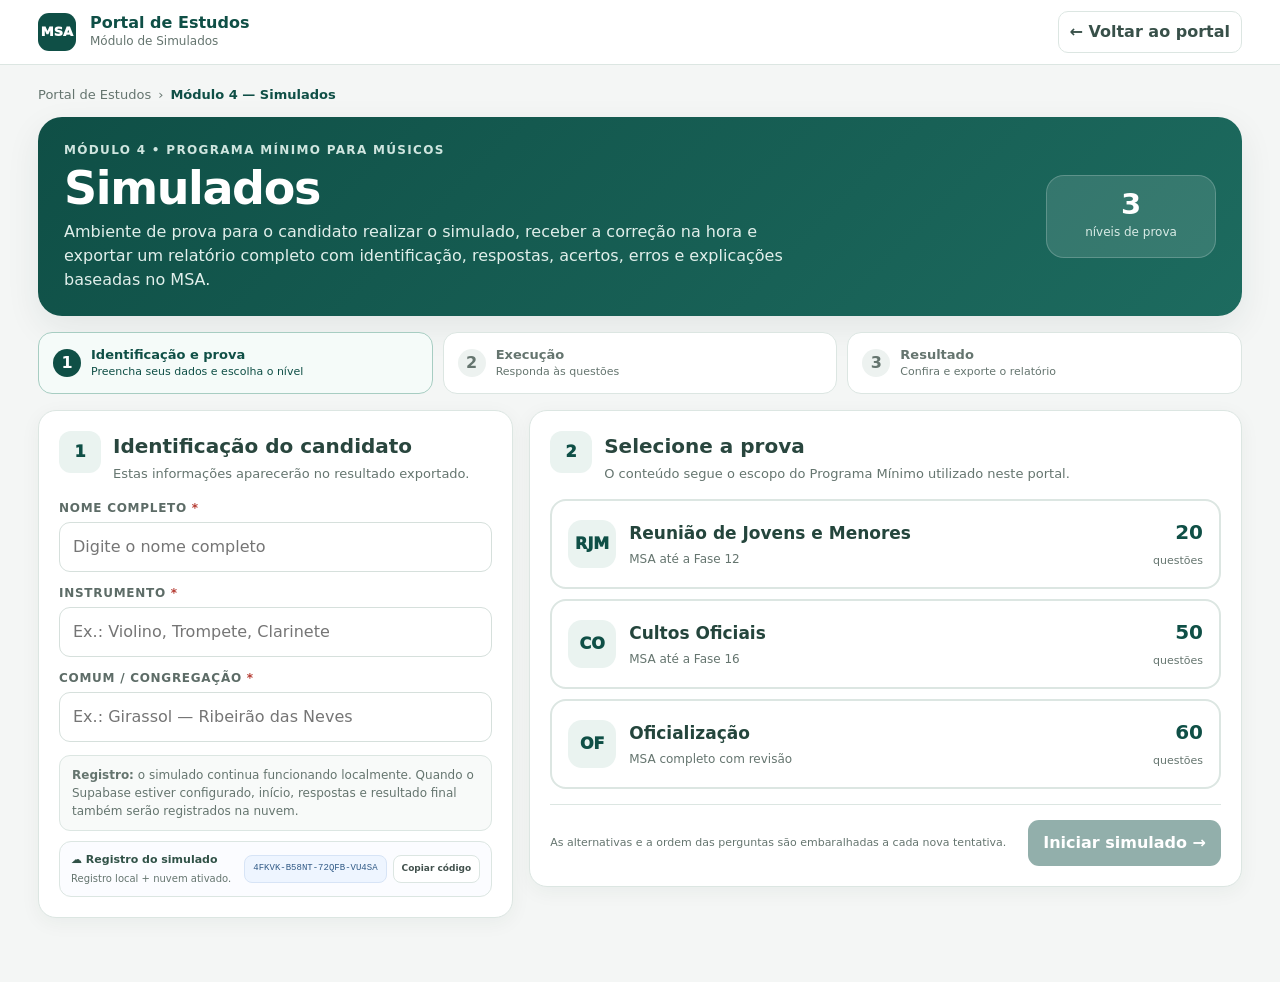
<file: provas/index.html>
<!doctype html>
<html lang="pt-BR">
<head>
<meta charset="utf-8">
<meta name="viewport" content="width=device-width,initial-scale=1,viewport-fit=cover">
<meta name="theme-color" content="#0f4f46">
<meta name="description" content="Módulo de simulados do Programa Mínimo para Músicos.">
<title>Módulo de Simulados — Programa Mínimo</title>
<style>
:root{
  --bg:#f4f6f5;--surface:#fff;--surface2:#f8faf9;--ink:#17211e;--muted:#65756f;
  --brand:#0f4f46;--brand2:#1d6b5f;--brandSoft:#eaf3f0;--line:#dce6e2;
  --ok:#13795b;--okSoft:#e9f6f0;--bad:#b53b32;--badSoft:#fff0ee;
  --warn:#a86f0b;--warnSoft:#fff6df;--blue:#2f6fb4;--shadow:0 12px 34px rgba(21,54,45,.08);
  --radius:18px;
}
*{box-sizing:border-box}
html{scroll-behavior:smooth}
body{margin:0;background:var(--bg);color:var(--ink);font-family:Inter,system-ui,-apple-system,"Segoe UI",Roboto,Arial,sans-serif;line-height:1.5}
button,input{font:inherit}
button{cursor:pointer}
a{color:inherit}
.hidden{display:none!important}

.appbar{position:sticky;top:0;z-index:80;background:rgba(255,255,255,.96);backdrop-filter:blur(12px);border-bottom:1px solid var(--line)}
.appbar-in{max-width:1240px;margin:auto;height:64px;padding:0 18px;display:flex;align-items:center;gap:14px}
.appmark{width:38px;height:38px;border-radius:11px;background:var(--brand);color:#fff;display:grid;place-items:center;font-weight:950;font-size:13px}
.apptitle{min-width:0}
.apptitle b{display:block;color:var(--brand);line-height:1.15}
.apptitle span{display:block;color:var(--muted);font-size:12px}
.portal{margin-left:auto;text-decoration:none;border:1px solid var(--line);background:#fff;border-radius:10px;padding:8px 11px;font-weight:800;color:#385049}
.shell{max-width:1240px;margin:auto;padding:20px 18px 64px}

.breadcrumb{display:flex;align-items:center;gap:7px;color:var(--muted);font-size:13px;margin-bottom:12px}
.breadcrumb strong{color:var(--brand)}
.moduleHead{background:linear-gradient(135deg,#0f4f46,#1d6b5f);color:#fff;border-radius:24px;padding:24px 26px;box-shadow:var(--shadow);display:grid;grid-template-columns:1fr auto;gap:20px;align-items:center}
.moduleEyebrow{font-size:12px;font-weight:900;letter-spacing:.11em;text-transform:uppercase;color:#cfe5df}
.moduleHead h1{font-size:clamp(28px,5vw,46px);line-height:1.05;letter-spacing:-.03em;margin:5px 0 8px}
.moduleHead p{margin:0;color:#e1efeb;max-width:760px}
.moduleStat{min-width:170px;background:rgba(255,255,255,.12);border:1px solid rgba(255,255,255,.2);border-radius:18px;padding:14px;text-align:center}
.moduleStat b{display:block;font-size:29px;line-height:1}
.moduleStat span{font-size:12px;color:#d9ebe6}

.stepper{display:grid;grid-template-columns:repeat(3,1fr);gap:10px;margin:16px 0}
.step{background:#fff;border:1px solid var(--line);border-radius:14px;padding:12px 14px;display:flex;align-items:center;gap:10px;color:var(--muted)}
.step i{width:28px;height:28px;border-radius:50%;background:#edf2f0;display:grid;place-items:center;font-style:normal;font-weight:900}
.step.active{border-color:#a7cdc2;background:#f5fbf9;color:var(--brand)}
.step.active i{background:var(--brand);color:#fff}
.step.done i{background:var(--ok);color:#fff}
.step b{display:block;font-size:13px} .step span{display:block;font-size:11px}

.setupGrid{display:grid;grid-template-columns:.9fr 1.35fr;gap:16px;align-items:start}
.card{background:var(--surface);border:1px solid var(--line);border-radius:var(--radius);box-shadow:0 5px 20px rgba(21,54,45,.05)}
.cardPad{padding:20px}
.cardHead{display:flex;align-items:start;gap:12px;margin-bottom:16px}
.cardIcon{width:42px;height:42px;border-radius:12px;background:var(--brandSoft);display:grid;place-items:center;color:var(--brand);font-weight:950}
.cardHead h2{margin:0;font-size:20px;color:#29463e}
.cardHead p{margin:3px 0 0;color:var(--muted);font-size:13px}
.fields{display:grid;gap:12px}
.field label{display:block;font-size:12px;font-weight:900;text-transform:uppercase;letter-spacing:.06em;color:#5d6c67;margin-bottom:5px}
.field input{width:100%;padding:12px 13px;border:1px solid #d6e0dc;border-radius:11px;background:#fff;color:var(--ink);outline:none}
.field input:focus{border-color:#6ea99a;box-shadow:0 0 0 3px #e7f2ef}
.required{color:var(--bad)}
.syncBox{margin-top:10px;display:flex;justify-content:space-between;align-items:center;gap:10px;border:1px solid var(--line);background:#fbfcff;border-radius:12px;padding:10px 11px}.syncBox strong{display:block;font-size:11px;color:#315247}.syncBox span{display:block;font-size:10px;color:var(--muted);margin-top:2px}.syncCode{display:flex;gap:6px;align-items:center;flex-wrap:wrap;justify-content:flex-end}.syncCode code{font-size:9px;background:#eef5ff;border:1px solid #d7e4f6;padding:6px 8px;border-radius:8px;color:#315a86}.syncCode button{border:1px solid var(--line);background:#fff;border-radius:8px;padding:6px 8px;font-size:9px;font-weight:800;color:#42514d}.resumeBox{margin-top:10px;border:1px solid #c9bde9;background:#f8f5ff;border-radius:12px;padding:11px;display:flex;align-items:center;gap:8px;flex-wrap:wrap}.resumeBox>div{margin-right:auto}.resumeBox strong{display:block;color:#463a79;font-size:12px}.resumeBox span{display:block;color:var(--muted);font-size:10px;margin-top:2px}
.tip{margin-top:13px;background:#f8faf9;border:1px solid var(--line);border-radius:11px;padding:10px 12px;color:var(--muted);font-size:12px}
.formWarning{margin-top:11px;border:1px solid #f0c0bb;background:var(--badSoft);color:#8f2f27;border-radius:11px;padding:10px 12px;font-weight:800;font-size:13px}

.examChoices{display:grid;gap:10px}
.examChoice{width:100%;border:2px solid var(--line);background:#fff;border-radius:16px;padding:16px;text-align:left;display:grid;grid-template-columns:auto 1fr auto;gap:13px;align-items:center;transition:.17s}
.examChoice:hover{border-color:#abcfc5;transform:translateY(-1px)}
.examChoice.selected{border-color:var(--brand);background:#f2f8f6;box-shadow:0 0 0 3px #e0eeea}
.examNum{width:48px;height:48px;border-radius:14px;background:var(--brandSoft);color:var(--brand);display:grid;place-items:center;font-weight:950}
.examChoice.selected .examNum{background:var(--brand);color:#fff}
.examTitle{font-weight:900;color:#24453c;font-size:17px}
.examScope{color:var(--muted);font-size:12px;margin-top:3px}
.examCount{text-align:right}
.examCount b{display:block;color:var(--brand);font-size:20px} .examCount span{font-size:11px;color:var(--muted)}
.scopeBox{margin-top:12px;border:1px solid #c9ddd7;background:#f4f9f7;border-radius:12px;padding:11px 12px;font-size:13px;color:#41544e}
.startRow{display:flex;align-items:center;gap:10px;justify-content:space-between;margin-top:15px;border-top:1px solid var(--line);padding-top:15px}
.privacy{font-size:11px;color:var(--muted);max-width:520px}
.btn{border:0;border-radius:11px;padding:11px 15px;font-weight:900;display:inline-flex;align-items:center;justify-content:center;gap:7px}
.btn.primary{background:var(--brand);color:#fff}
.btn.secondary{background:#eaf1ef;color:#28443c}
.btn.ghost{background:#fff;color:#41534d;border:1px solid var(--line)}
.btn.danger{background:var(--badSoft);color:var(--bad)}
.btn:disabled{opacity:.45;cursor:not-allowed}

.examTop{background:#fff;border:1px solid var(--line);border-radius:16px;padding:15px 17px;margin-bottom:14px;box-shadow:0 4px 18px rgba(21,54,45,.04)}
.examTopMain{display:flex;gap:12px;align-items:center;flex-wrap:wrap}
.examTop .badge{background:var(--brandSoft);color:var(--brand);border-radius:999px;padding:6px 9px;font-weight:900;font-size:12px}
.examTop h2{margin:0;font-size:18px;color:#29463e}
.identityLine{color:var(--muted);font-size:12px;flex-basis:100%}
.progressLine{display:grid;grid-template-columns:1fr auto;gap:12px;align-items:center;margin-top:11px}
.progressTrack{height:9px;background:#e8efec;border-radius:999px;overflow:hidden}
.progressTrack span{display:block;height:100%;width:0;background:linear-gradient(90deg,var(--brand),#42a38b);transition:.25s}
.progressText{font-size:12px;color:var(--muted);font-weight:800}

.examGrid{display:grid;grid-template-columns:minmax(0,1fr) 290px;gap:15px;align-items:start}
.questionCard{background:#fff;border:1px solid var(--line);border-radius:20px;padding:22px;box-shadow:var(--shadow);min-height:480px}
.qMeta{display:flex;justify-content:space-between;gap:10px;align-items:start;margin-bottom:13px}
.qTag{display:inline-flex;border-radius:999px;padding:6px 9px;background:#eef5f3;color:var(--brand);font-weight:900;font-size:11px}
.qNumber{font-size:12px;color:var(--muted);font-weight:850}
.questionCard h3{font-size:clamp(20px,3vw,28px);line-height:1.32;margin:8px 0 18px}
.options{display:grid;gap:10px}
.option{display:grid;grid-template-columns:34px 1fr;gap:10px;align-items:start;border:1px solid var(--line);border-radius:14px;padding:12px;background:#fff;cursor:pointer;transition:.15s}
.option:hover{border-color:#a9c8bf;background:#fafdfc}
.option.chosen{border-color:var(--brand);background:#f1f8f6;box-shadow:0 0 0 2px #e5f1ed}
.option input{display:none}
.letter{width:32px;height:32px;border-radius:9px;background:#edf2f0;display:grid;place-items:center;font-weight:950;color:#496059}
.option.chosen .letter{background:var(--brand);color:#fff}
.optText{padding-top:4px}
.qActions{display:flex;justify-content:space-between;gap:9px;flex-wrap:wrap;margin-top:22px;padding-top:16px;border-top:1px solid var(--line)}

.navigator{position:sticky;top:78px;background:#fff;border:1px solid var(--line);border-radius:18px;padding:15px;box-shadow:0 5px 20px rgba(21,54,45,.05)}
.navigator h3{margin:0 0 4px;font-size:15px;color:#29463e}
.navigator p{margin:0 0 11px;color:var(--muted);font-size:11px}
.qnav{display:grid;grid-template-columns:repeat(5,1fr);gap:6px}
.qnav button{height:38px;border:1px solid var(--line);border-radius:9px;background:#fff;color:#61706a;font-weight:900}
.qnav button.answered{background:var(--okSoft);border-color:#b6ddcf;color:var(--ok)}
.qnav button.current{outline:3px solid #c3ddd6;color:var(--brand)}
.navLegend{display:flex;flex-wrap:wrap;gap:8px;margin-top:12px;padding-top:11px;border-top:1px solid var(--line);font-size:10px;color:var(--muted)}
.legendDot{width:9px;height:9px;border-radius:50%;display:inline-block;margin-right:4px;vertical-align:-1px}
.warningBox{margin-top:12px;background:var(--warnSoft);border:1px solid #efdaa2;color:#73520a;border-radius:11px;padding:9px 10px;font-size:11px}

.resultHeader{display:grid;grid-template-columns:160px 1fr;gap:20px;align-items:center;background:#fff;border:1px solid var(--line);border-radius:22px;padding:22px;box-shadow:var(--shadow)}
.scoreRing{width:145px;height:145px;border-radius:50%;display:grid;place-items:center;background:conic-gradient(var(--brand) 0deg,#e7efec 0deg);position:relative;margin:auto}
.scoreRing:after{content:"";position:absolute;inset:13px;background:#fff;border-radius:50%}
.scoreInner{position:relative;z-index:2;text-align:center}
.scoreInner b{display:block;color:var(--brand);font-size:33px;line-height:1}
.scoreInner span{font-size:11px;color:var(--muted);font-weight:850}
.resultTitle h2{margin:6px 0 4px;font-size:28px;color:#24453c}
.resultIdentity{color:var(--muted);font-size:13px}
.metrics{display:grid;grid-template-columns:repeat(4,1fr);gap:9px;margin-top:14px}
.metric{border:1px solid var(--line);border-radius:12px;padding:10px;background:#fbfcfc}
.metric span{font-size:11px;color:var(--muted);display:block} .metric b{font-size:21px;color:#263d36}
.exportBar{display:flex;gap:8px;flex-wrap:wrap;margin:14px 0}
.sectionTitle{font-size:19px;color:#29463e;margin:18px 0 9px}
.phaseGrid{display:grid;grid-template-columns:repeat(3,minmax(0,1fr));gap:9px}
.phaseResult{background:#fff;border:1px solid var(--line);border-radius:13px;padding:11px}
.phaseResult b{display:flex;justify-content:space-between;gap:6px;font-size:12px}
.phaseResult .bar{height:7px;background:#e9efed;border-radius:999px;overflow:hidden;margin-top:8px}
.phaseResult .bar span{display:block;height:100%;background:var(--brand)}
.reviewList{display:grid;gap:8px}
.reviewItem{background:#fff;border:1px solid var(--line);border-radius:14px;overflow:hidden}
.reviewItem.ok{border-left:5px solid var(--ok)} .reviewItem.bad{border-left:5px solid var(--bad)} .reviewItem.blank{border-left:5px solid var(--warn)}
.reviewItem summary{list-style:none;padding:13px 14px;cursor:pointer;display:grid;grid-template-columns:auto 1fr auto;gap:10px;align-items:center}
.reviewItem summary::-webkit-details-marker{display:none}
.statusIcon{width:28px;height:28px;border-radius:50%;display:grid;place-items:center;font-weight:950;font-size:12px}
.ok .statusIcon{background:var(--okSoft);color:var(--ok)} .bad .statusIcon{background:var(--badSoft);color:var(--bad)} .blank .statusIcon{background:var(--warnSoft);color:var(--warn)}
.reviewQ{font-weight:850;font-size:13px;line-height:1.35}
.reviewRef{font-size:10px;color:var(--muted);margin-top:2px}
.reviewStatus{font-size:11px;font-weight:900}
.ok .reviewStatus{color:var(--ok)} .bad .reviewStatus{color:var(--bad)} .blank .reviewStatus{color:var(--warn)}
.reviewBody{padding:0 14px 14px 52px;border-top:1px solid #eef2f0}
.answerLine{padding:9px 10px;border-radius:10px;margin-top:9px;font-size:12px}
.answerLine.user.ok{background:var(--okSoft)} .answerLine.user.bad{background:var(--badSoft)} .answerLine.correct{background:#eef5ff}
.msaBox{background:#f5faf8;border-left:4px solid var(--brand);border-radius:10px;padding:10px 11px;margin-top:9px;font-size:12px}
.easyBox{background:#fff8e7;border-left:4px solid #e2b341;border-radius:10px;padding:10px 11px;margin-top:8px;font-size:12px}
.reference{font-size:11px;color:var(--muted);margin-top:8px}

@media(max-width:950px){
 .setupGrid{grid-template-columns:1fr}
 .examGrid{grid-template-columns:1fr}
 .navigator{position:static;order:2}
 .qnav{grid-template-columns:repeat(10,1fr)}
 .phaseGrid{grid-template-columns:repeat(2,1fr)}
}
@media(max-width:700px){
 .moduleHead{grid-template-columns:1fr} .moduleStat{text-align:left;min-width:0}
 .stepper{grid-template-columns:1fr} .step{padding:10px}
 .examChoice{grid-template-columns:auto 1fr} .examCount{grid-column:2;text-align:left}
 .startRow{align-items:stretch;flex-direction:column} .btn.primary{width:100%}
 .questionCard{padding:16px;min-height:0}
 .qnav{grid-template-columns:repeat(5,1fr)}
 .resultHeader{grid-template-columns:1fr;text-align:center}
 .metrics{grid-template-columns:repeat(2,1fr)}
 .phaseGrid{grid-template-columns:1fr}
 .reviewItem summary{grid-template-columns:auto 1fr} .reviewStatus{grid-column:2;text-align:left}
 .reviewBody{padding-left:14px}
}
@media(max-width:430px){
 .shell{padding-left:10px;padding-right:10px}
 .appbar-in{padding-left:10px;padding-right:10px}
 .apptitle span{display:none}
 .metrics{grid-template-columns:1fr 1fr}
}
@media print{
 .appbar,.stepper,.exportBar,.navigator,.qActions{display:none!important}
 body{background:#fff} .shell{max-width:none;padding:0}
 .resultHeader,.reviewItem,.phaseResult{box-shadow:none;break-inside:avoid}
}
</style>
</head>
<body>
<header class="appbar">
  <div class="appbar-in">
    <div class="appmark">MSA</div>
    <div class="apptitle"><b>Portal de Estudos</b><span>Módulo de Simulados</span></div>
    <a class="portal" href="../">← Voltar ao portal</a>
  </div>
</header>

<main class="shell">
  <div class="breadcrumb"><span>Portal de Estudos</span><span>›</span><strong>Módulo 4 — Simulados</strong></div>

  <section class="moduleHead">
    <div>
      <div class="moduleEyebrow">Módulo 4 • Programa Mínimo para Músicos</div>
      <h1>Simulados</h1>
      <p>Ambiente de prova para o candidato realizar o simulado, receber a correção na hora e exportar um relatório completo com identificação, respostas, acertos, erros e explicações baseadas no MSA.</p>
    </div>
    <div class="moduleStat"><b>3</b><span>níveis de prova</span></div>
  </section>

  <div class="stepper">
    <div id="step1" class="step active"><i>1</i><div><b>Identificação e prova</b><span>Preencha seus dados e escolha o nível</span></div></div>
    <div id="step2" class="step"><i>2</i><div><b>Execução</b><span>Responda às questões</span></div></div>
    <div id="step3" class="step"><i>3</i><div><b>Resultado</b><span>Confira e exporte o relatório</span></div></div>
  </div>

  <section id="setupScreen">
    <div class="setupGrid">
      <div class="card cardPad">
        <div class="cardHead">
          <div class="cardIcon">1</div>
          <div><h2>Identificação do candidato</h2><p>Estas informações aparecerão no resultado exportado.</p></div>
        </div>
        <div class="fields">
          <div class="field"><label for="candidate">Nome completo <span class="required">*</span></label><input id="candidate" autocomplete="name" placeholder="Digite o nome completo"></div>
          <div class="field"><label for="instrument">Instrumento <span class="required">*</span></label><input id="instrument" placeholder="Ex.: Violino, Trompete, Clarinete"></div>
          <div class="field"><label for="common">Comum / Congregação <span class="required">*</span></label><input id="common" placeholder="Ex.: Girassol — Ribeirão das Neves"></div>
        </div>
        <div class="tip"><strong>Registro:</strong> o simulado continua funcionando localmente. Quando o Supabase estiver configurado, início, respostas e resultado final também serão registrados na nuvem.</div>
        <div class="syncBox">
          <div><strong>☁️ Registro do simulado</strong><span id="simCloudStatus">Verificando armazenamento...</span></div>
          <div class="syncCode"><code id="simRecoveryCode">---</code><button type="button" onclick="copySimRecovery()">Copiar código</button></div>
        </div>
        <div id="resumeBox" class="resumeBox hidden">
          <div><strong>Simulado em andamento encontrado</strong><span id="resumeText"></span></div>
          <button type="button" class="btn primary" onclick="resumeExam()">Continuar simulado →</button>
          <button type="button" class="btn ghost" onclick="discardSavedExam()">Descartar</button>
        </div>
        <div id="formWarning" class="formWarning hidden">Preencha nome, instrumento e comum antes de iniciar a prova.</div>
      </div>

      <div class="card cardPad">
        <div class="cardHead">
          <div class="cardIcon">2</div>
          <div><h2>Selecione a prova</h2><p>O conteúdo segue o escopo do Programa Mínimo utilizado neste portal.</p></div>
        </div>

        <div class="examChoices">
          <button class="examChoice" data-exam="rjm">
            <div class="examNum">RJM</div>
            <div><div class="examTitle">Reunião de Jovens e Menores</div><div class="examScope">MSA até a Fase 12</div></div>
            <div class="examCount"><b>20</b><span>questões</span></div>
          </button>
          <button class="examChoice" data-exam="culto">
            <div class="examNum">CO</div>
            <div><div class="examTitle">Cultos Oficiais</div><div class="examScope">MSA até a Fase 16</div></div>
            <div class="examCount"><b>50</b><span>questões</span></div>
          </button>
          <button class="examChoice" data-exam="oficial">
            <div class="examNum">OF</div>
            <div><div class="examTitle">Oficialização</div><div class="examScope">MSA completo com revisão</div></div>
            <div class="examCount"><b>60</b><span>questões</span></div>
          </button>
        </div>

        <div id="scopeBox" class="scopeBox hidden"></div>

        <div class="startRow">
          <div class="privacy">As alternativas e a ordem das perguntas são embaralhadas a cada nova tentativa.</div>
          <button id="startBtn" class="btn primary" disabled>Iniciar simulado →</button>
        </div>
      </div>
    </div>
  </section>

  <section id="examScreen" class="hidden">
    <div class="examTop">
      <div class="examTopMain">
        <span class="badge" id="examLevelBadge"></span>
        <h2 id="examName"></h2>
        <div id="identityLine" class="identityLine"></div>
      </div>
      <div class="progressLine">
        <div class="progressTrack"><span id="progressBar"></span></div>
        <div id="progressText" class="progressText">0 / 0 respondidas</div>
      </div>
    </div>

    <div class="examGrid">
      <div id="questionBox" class="questionCard"></div>

      <aside class="navigator">
        <h3>Navegação da prova</h3>
        <p>Clique em um número para revisar a questão.</p>
        <div id="qnav" class="qnav"></div>
        <div class="navLegend">
          <span><i class="legendDot" style="background:#fff;border:1px solid #ccd8d4"></i>Não respondida</span>
          <span><i class="legendDot" style="background:#dff2e9"></i>Respondida</span>
        </div>
        <div class="warningBox">O resultado só é exibido quando você finalizar a prova.</div>
      </aside>
    </div>
  </section>

  <section id="resultScreen" class="hidden">
    <div class="resultHeader">
      <div id="scoreRing" class="scoreRing"><div class="scoreInner"><b id="scorePct">0%</b><span>de acertos</span></div></div>
      <div class="resultTitle">
        <span class="qTag" id="resultExam"></span>
        <h2>Resultado do simulado</h2>
        <div id="resultIdentity" class="resultIdentity"></div>
        <div id="resultDate" class="resultIdentity"></div>
        <div class="metrics">
          <div class="metric"><span>Acertos</span><b id="correctCount">0</b></div>
          <div class="metric"><span>Erros</span><b id="wrongCount">0</b></div>
          <div class="metric"><span>Em branco</span><b id="blankCount">0</b></div>
          <div class="metric"><span>Total</span><b id="totalCount">0</b></div>
        </div>
      </div>
    </div>

    <div class="exportBar">
      <button class="btn primary" onclick="downloadReportHTML()">↓ Relatório completo (.html)</button>
      <button class="btn secondary" onclick="downloadResultCSV()">↓ Respostas (.csv)</button>
      <button class="btn ghost" onclick="window.print()">Imprimir / Salvar em PDF</button>
      <button class="btn ghost" onclick="restartSame()">Refazer esta prova</button>
      <button class="btn ghost" onclick="backToSetup()">Escolher outra prova</button>
    </div>

    <h3 class="sectionTitle">Desempenho por fase</h3>
    <div id="phaseGrid" class="phaseGrid"></div>

    <h3 class="sectionTitle">Correção detalhada</h3>
    <div style="color:var(--muted);font-size:12px;margin-bottom:9px">Abra cada questão para conferir sua resposta, a resposta correta, a definição/regra do MSA, a explicação didática e a referência.</div>
    <div id="reviewList" class="reviewList"></div>
  </section>
</main>

<script src="../assets/js/supabase-config.js"></script>
<script src="../assets/js/portal-store.js"></script>
<script>
const DATA = {"rjm": {"name": "Reunião de Jovens e Menores", "short": "RJM", "count": 20, "scope": "MSA até a Fase 12 • Solfejo: Hinos 431 a 480 • Hinário: Hinos 431 a 480 — voz principal", "questions": [{"id": "R01", "phase": "Programa Mínimo", "topic": "Teoria", "text": "Segundo o Programa Mínimo, até qual fase do MSA deve estudar o candidato para Reunião de Jovens e Menores?", "correct": "Até a Fase 12.", "wrongs": ["Até a Fase 8.", "Até a Fase 16.", "MSA completo com revisão."], "explanation": "No Programa Mínimo, a teoria para Reunião de Jovens e Menores é o MSA 2023 até a Fase 12.", "msa": "Programa Mínimo: Reunião de Jovens e Menores — MSA 2023 até Fase 12; Cultos Oficiais — MSA 2023 até Fase 16; Oficialização — MSA 2023 completo com revisão.", "easy": "No Programa Mínimo, a teoria para Reunião de Jovens e Menores é o MSA 2023 até a Fase 12.", "reference": "Programa Mínimo para Músicos — 2024"}, {"id": "R02", "phase": "Programa Mínimo", "topic": "Solfejo", "text": "Qual é o programa de solfejo indicado para Reunião de Jovens e Menores?", "correct": "Hinos 431 a 480.", "wrongs": ["Todos os hinos.", "Somente os hinos 1 a 50.", "Hinos 1 a 400."], "explanation": "O Programa Mínimo indica Hinos 431 a 480 para o solfejo na Reunião de Jovens e Menores.", "msa": "Programa Mínimo: Reunião de Jovens e Menores — Hinos 431 a 480; Cultos Oficiais — todos os hinos; Oficialização — todos os hinos.", "easy": "O Programa Mínimo indica Hinos 431 a 480 para o solfejo na Reunião de Jovens e Menores.", "reference": "Programa Mínimo para Músicos — 2024"}, {"id": "R03", "phase": "Programa Mínimo", "topic": "Hinário", "text": "Qual é o programa de hinário para Reunião de Jovens e Menores?", "correct": "Hinos 431 a 480 — voz principal.", "wrongs": ["Hinário completo — voz principal e alternativa.", "Todos os hinos — soprano apenas.", "Hinos 431 a 480 — voz alternativa apenas."], "explanation": "Para Reunião de Jovens e Menores, o Programa Mínimo indica Hinos 431 a 480 na voz principal.", "msa": "Programa Mínimo: Reunião de Jovens e Menores — Hinos 431 a 480, voz principal; Cultos Oficiais e Oficialização — hinário completo, voz principal + voz alternativa.", "easy": "Para Reunião de Jovens e Menores, o Programa Mínimo indica Hinos 431 a 480 na voz principal.", "reference": "Programa Mínimo para Músicos — 2024"}, {"id": "R04", "phase": "Fase 1", "topic": "Música e som", "text": "No MSA, o que é música?", "correct": "A arte de expressar sentimentos por meio de sons coordenados, produzidos pela voz ou por instrumento musical.", "wrongs": ["Todo som produzido por qualquer objeto.", "Somente o canto executado em conjunto.", "Uma sequência de compassos sem pausas."], "explanation": "O MSA define música como a arte de expressar sentimentos por meio de sons coordenados.", "msa": "MÚSICA é a arte de expressar sentimentos por meio de sons coordenados produzidos por voz ou instrumento musical. Som é tudo o que ouvimos.", "easy": "O MSA define música como a arte de expressar sentimentos por meio de sons coordenados.", "reference": "MSA — Fase 1 — 1.1 — Música e Som"}, {"id": "R05", "phase": "Fase 1", "topic": "Elementos da música", "text": "Quais são os elementos mais importantes da música apresentados no MSA?", "correct": "Melodia, Harmonia e Ritmo.", "wrongs": ["Altura, Timbre e Intensidade.", "Clave, Pentagrama e Compasso.", "Tom, Semitom e Escala."], "explanation": "O MSA apresenta Melodia, Harmonia e Ritmo como os elementos mais importantes da música.", "msa": "Os elementos mais importantes da música são: MELODIA, HARMONIA e RITMO.", "easy": "O MSA apresenta Melodia, Harmonia e Ritmo como os elementos mais importantes da música.", "reference": "MSA — Fase 1 — 1.2 — Elementos da Música"}, {"id": "R06", "phase": "Fase 1", "topic": "Propriedades do som", "text": "Quais são as principais propriedades do som?", "correct": "Timbre, Duração, Altura e Intensidade.", "wrongs": ["Melodia, Harmonia, Ritmo e Compasso.", "Clave, Nota, Pausa e Barra.", "Tom, Escala, Intervalo e Ritornello."], "explanation": "As quatro propriedades principais do som no MSA são Timbre, Duração, Altura e Intensidade.", "msa": "As principais propriedades do som são: TIMBRE, DURAÇÃO, ALTURA e INTENSIDADE.", "easy": "As quatro propriedades principais do som no MSA são Timbre, Duração, Altura e Intensidade.", "reference": "MSA — Fase 1 — 1.3 — Propriedades do Som"}, {"id": "R07", "phase": "Fase 1", "topic": "Pentagrama", "text": "O que é pentagrama ou pauta musical?", "correct": "O conjunto de 5 linhas e 4 espaços onde são escritas as notas musicais.", "wrongs": ["Um conjunto de 4 linhas e 5 espaços.", "O sinal que define o nome da nota.", "A divisão de um trecho musical em tempos."], "explanation": "O pentagrama possui 5 linhas e 4 espaços.", "msa": "O Pentagrama (ou pauta musical) é o conjunto de 5 linhas e 4 espaços onde são escritas as notas musicais. As linhas e os espaços são sempre lidos de baixo para cima.", "easy": "O pentagrama possui 5 linhas e 4 espaços.", "reference": "MSA — Fase 1 — 1.5 — Pentagrama (Pauta Musical)"}, {"id": "R08", "phase": "Fase 2", "topic": "Compasso", "text": "O que é compasso?", "correct": "A divisão de um trecho musical em séries regulares de tempos.", "wrongs": ["A distância entre dois sons.", "A velocidade da música.", "O conjunto de acidentes junto à clave."], "explanation": "No MSA, compasso é a divisão de um trecho musical em séries regulares de tempos.", "msa": "Compasso é a divisão de um trecho musical em séries regulares de tempos.", "easy": "No MSA, compasso é a divisão de um trecho musical em séries regulares de tempos.", "reference": "MSA — Fase 2 — 2.2 — Compasso"}, {"id": "R09", "phase": "Fase 2", "topic": "Ritmo e pulsação", "text": "O que é pulsação?", "correct": "Batidas constantes que servem de referência para organizar o ritmo.", "wrongs": ["A variação gradual da intensidade.", "A distância entre duas notas.", "A alteração da altura por sustenido ou bemol."], "explanation": "A pulsação funciona como referência regular para o ritmo.", "msa": "Ritmo é a distribuição dos sons no espaço de tempo, envolvendo sons longos, sons curtos e também silêncios. Pulsação são batidas constantes que marcam o início e o fim desse espaço de tempo.", "easy": "A pulsação funciona como referência regular para o ritmo.", "reference": "MSA — Fase 2 — 2.5 — Ritmo e Pulsação"}, {"id": "R10", "phase": "Fase 3", "topic": "Leitura rítmica", "text": "Na leitura rítmica, como o candidato executa os exercícios?", "correct": "Falando a sílaba “TA” e executando com precisão o ritmo estabelecido pelas figuras musicais.", "wrongs": ["Cantando as notas na altura correta.", "Falando apenas os nomes das notas, sem ritmo.", "Tocando somente as notas fortes."], "explanation": "Na leitura rítmica, o foco é o ritmo; o MSA orienta falar a sílaba “TA”.", "msa": "Leitura rítmica consiste em falar a sílaba “TA”, executando com precisão o ritmo estabelecido pelas figuras musicais na partitura.", "easy": "Na leitura rítmica, o foco é o ritmo; o MSA orienta falar a sílaba “TA”.", "reference": "MSA — Fase 3 — 3.2 — Leitura Rítmica, Leitura Métrica e Solfejo"}, {"id": "R11", "phase": "Fase 3", "topic": "Leitura métrica", "text": "Na leitura métrica, o candidato deve:", "correct": "Falar os nomes das notas, sem cantar, executando o ritmo estabelecido pelas figuras musicais.", "wrongs": ["Cantar as notas na altura indicada.", "Falar apenas “TA”.", "Executar somente a pulsação com a mão."], "explanation": "A leitura métrica usa os nomes das notas e o ritmo, mas sem cantar a altura.", "msa": "Leitura métrica consiste em falar os nomes das notas musicais, sem cantar, executando o ritmo estabelecido pelas figuras musicais na partitura.", "easy": "A leitura métrica usa os nomes das notas e o ritmo, mas sem cantar a altura.", "reference": "MSA — Fase 3 — 3.2 — Leitura Rítmica, Leitura Métrica e Solfejo"}, {"id": "R12", "phase": "Fase 3", "topic": "Solfejo", "text": "No solfejo, o candidato deve:", "correct": "Cantar as notas musicais na altura, dentro do padrão rítmico escrito na partitura.", "wrongs": ["Falar apenas “TA”.", "Falar os nomes das notas sem cantar.", "Executar somente o movimento de condução."], "explanation": "Solfejo integra altura e ritmo, cantando as notas conforme a partitura.", "msa": "Solfejo consiste em cantar as notas musicais na altura, dentro de um padrão rítmico, conforme escrito na partitura.", "easy": "Solfejo integra altura e ritmo, cantando as notas conforme a partitura.", "reference": "MSA — Fase 3 — 3.2 — Leitura Rítmica, Leitura Métrica e Solfejo"}, {"id": "R13", "phase": "Fase 4", "topic": "Ponto de aumento", "text": "O ponto de aumento acrescenta quanto ao valor original da figura?", "correct": "Metade de seu valor.", "wrongs": ["O dobro de seu valor.", "Um quarto de seu valor.", "Um valor fixo de um tempo."], "explanation": "O ponto de aumento acrescenta metade do valor da figura à qual está ligado.", "msa": "Ponto de aumento é um ponto que, colocado à direita da cabeça da figura musical, aumenta metade da sua duração.", "easy": "O ponto de aumento acrescenta metade do valor da figura à qual está ligado.", "reference": "MSA — Fase 4 — 4.2 — Ponto de Aumento"}, {"id": "R14", "phase": "Fase 4", "topic": "Intervalo", "text": "O que é intervalo?", "correct": "A distância entre dois sons.", "wrongs": ["A intensidade de um som.", "A velocidade da música.", "O agrupamento de três figuras."], "explanation": "O MSA define intervalo como a distância entre dois sons.", "msa": "Intervalo é a distância entre dois sons. O intervalo melódico ocorre quando as notas soam sucessivamente; o harmônico, quando soam simultaneamente.", "easy": "O MSA define intervalo como a distância entre dois sons.", "reference": "MSA — Fase 4 — 4.3 — Intervalo"}, {"id": "R15", "phase": "Fase 5", "topic": "Tercinas", "text": "O que são tercinas?", "correct": "Grupos de 3 figuras colocadas no lugar em que normalmente caberiam 2 figuras do mesmo valor.", "wrongs": ["Grupos de 2 figuras no lugar de 3.", "Três compassos repetidos.", "Três notas sempre tocadas forte."], "explanation": "A tercina divide em três partes o espaço em que normalmente caberiam duas figuras do mesmo valor.", "msa": "Tercinas são grupos de 3 figuras colocadas no lugar em que normalmente cabem apenas 2 figuras do mesmo valor.", "easy": "A tercina divide em três partes o espaço em que normalmente caberiam duas figuras do mesmo valor.", "reference": "MSA — Fase 5 — 5.1 — Tercinas"}, {"id": "R16", "phase": "Fase 6", "topic": "Tom e semitom", "text": "Quantos semitons formam um tom?", "correct": "Dois semitons.", "wrongs": ["Um semitom.", "Três semitons.", "Quatro semitons."], "explanation": "No MSA, tom é o intervalo formado por dois semitons.", "msa": "Semitom é o menor intervalo entre dois sons, na música ocidental. Tom é o intervalo formado por dois semitons.", "easy": "No MSA, tom é o intervalo formado por dois semitons.", "reference": "MSA — Fase 6 — 6.1 — Tom e Semitom"}, {"id": "R17", "phase": "Fase 7", "topic": "Armadura de clave", "text": "O que é armadura de clave?", "correct": "O conjunto de acidentes colocados junto à clave para indicar alterações regulares das notas.", "wrongs": ["Uma barra que separa compassos.", "Um sinal de repetição.", "Uma indicação de intensidade."], "explanation": "A armadura reúne sustenidos ou bemóis junto à clave.", "msa": "Armadura de clave é o nome que se dá ao conjunto de acidentes fixados entre a clave e a fórmula de compasso. Sua finalidade é indicar que todas as notas com nomes iguais aos acidentes da armadura serão sempre alteradas por eles.", "easy": "A armadura reúne sustenidos ou bemóis junto à clave.", "reference": "MSA — Fase 7 — 7.1 — Armadura de Clave"}, {"id": "R18", "phase": "Fase 8", "topic": "Tonalidade", "text": "O que é tonalidade?", "correct": "A organização da composição musical em relação à nota principal da escala, a Tônica.", "wrongs": ["A velocidade indicada no início da música.", "A variação da intensidade.", "A repetição de uma seção."], "explanation": "O MSA relaciona tonalidade à nota principal da escala, a Tônica.", "msa": "Tonalidade é a organização da composição musical em relação à nota principal da escala (I — Tônica). Quando uma peça musical utiliza essencialmente as notas de uma escala específica, dizemos que ela está na tonalidade dessa escala.", "easy": "O MSA relaciona tonalidade à nota principal da escala, a Tônica.", "reference": "MSA — Fase 8 — 8.1 — Tonalidade"}, {"id": "R19", "phase": "Fase 11", "topic": "Acento métrico", "text": "O que é acento métrico?", "correct": "A acentuação forte ou fraca dos tempos do compasso.", "wrongs": ["A alteração da altura da nota.", "O aumento gradual da intensidade.", "A repetição do compasso anterior."], "explanation": "O acento métrico organiza a sensação de tempos fortes e fracos no compasso.", "msa": "Acento métrico é a acentuação forte ou fraca dos tempos do compasso. O acento métrico varia de acordo com a fórmula de compasso e não deve ser literalmente executado na música.", "easy": "O acento métrico organiza a sensação de tempos fortes e fracos no compasso.", "reference": "MSA — Fase 11 — 11.1 — Acento Métrico"}, {"id": "R20", "phase": "Fase 12", "topic": "Síncopa", "text": "Quando ocorre a síncopa?", "correct": "Quando um som começa no tempo fraco ou parte fraca e se prolonga sobre o tempo forte ou parte forte seguinte.", "wrongs": ["Quando uma pausa ocupa toda a música.", "Quando toda nota começa no tempo forte.", "Quando o andamento aumenta gradualmente."], "explanation": "Na síncopa, o som iniciado em parte fraca prolonga-se sobre a parte forte seguinte.", "msa": "A síncopa acontece quando um som é articulado no tempo fraco ou parte fraca de um tempo e se prolonga sobre o tempo forte ou parte forte seguinte. O acento forte ou meio forte que deveria surgir é suprimido. Trata-se de um deslocamento do acento métrico natural.", "easy": "Na síncopa, o som iniciado em parte fraca prolonga-se sobre a parte forte seguinte.", "reference": "MSA — Fase 12 — 12.1 — Síncopa"}]}, "culto": {"name": "Cultos Oficiais", "short": "Culto Oficial", "count": 50, "scope": "MSA até a Fase 16 • Solfejo: todos os hinos • Hinário completo — voz principal + voz alternativa", "questions": [{"id": "C01", "phase": "Programa Mínimo", "topic": "Teoria", "text": "Segundo o Programa Mínimo, qual é o conteúdo de teoria para Cultos Oficiais?", "correct": "MSA 2023 até a Fase 16.", "wrongs": ["MSA até a Fase 12.", "MSA completo com revisão obrigatória.", "Somente Fases 13 a 16."], "explanation": "Para Cultos Oficiais, o Programa Mínimo indica MSA 2023 até a Fase 16.", "msa": "Programa Mínimo: Reunião de Jovens e Menores — MSA 2023 até Fase 12; Cultos Oficiais — MSA 2023 até Fase 16; Oficialização — MSA 2023 completo com revisão.", "easy": "Para Cultos Oficiais, o Programa Mínimo indica MSA 2023 até a Fase 16.", "reference": "Programa Mínimo para Músicos — 2024"}, {"id": "C02", "phase": "Programa Mínimo", "topic": "Solfejo", "text": "Qual é o programa de solfejo para Cultos Oficiais?", "correct": "Todos os hinos.", "wrongs": ["Hinos 431 a 480.", "Somente hinos de meia hora.", "Somente hinos sem acidentes."], "explanation": "O Programa Mínimo estabelece todos os hinos para Cultos Oficiais.", "msa": "Programa Mínimo: Reunião de Jovens e Menores — Hinos 431 a 480; Cultos Oficiais — todos os hinos; Oficialização — todos os hinos.", "easy": "O Programa Mínimo estabelece todos os hinos para Cultos Oficiais.", "reference": "Programa Mínimo para Músicos — 2024"}, {"id": "C03", "phase": "Programa Mínimo", "topic": "Hinário", "text": "Qual é o programa de hinário para Cultos Oficiais?", "correct": "Hinário completo — voz principal + voz alternativa.", "wrongs": ["Hinos 431 a 480 — voz principal.", "Hinário completo — somente soprano.", "Somente voz alternativa."], "explanation": "O Programa Mínimo prevê hinário completo com voz principal e voz alternativa.", "msa": "Programa Mínimo: Reunião de Jovens e Menores — Hinos 431 a 480, voz principal; Cultos Oficiais e Oficialização — hinário completo, voz principal + voz alternativa.", "easy": "O Programa Mínimo prevê hinário completo com voz principal e voz alternativa.", "reference": "Programa Mínimo para Músicos — 2024"}, {"id": "C04", "phase": "Programa Mínimo", "topic": "Observação geral", "text": "Segundo a observação geral do Programa Mínimo, os instrumentos deverão saber executar:", "correct": "Voz principal, voz alternativa e soprano.", "wrongs": ["Somente voz principal.", "Somente soprano e baixo.", "Apenas a voz mais usada pelo instrumento."], "explanation": "A observação geral determina conhecimento de voz principal, voz alternativa e soprano para apresentação nos testes.", "msa": "Todos os instrumentos deverão saber executar a voz principal, voz alternativa e o soprano, devendo ser apresentados nos testes.", "easy": "A observação geral determina conhecimento de voz principal, voz alternativa e soprano para apresentação nos testes.", "reference": "Programa Mínimo para Músicos — 2024"}, {"id": "C05", "phase": "Fase 1", "topic": "Música e som", "text": "No MSA, som é:", "correct": "Tudo o que ouvimos.", "wrongs": ["Somente aquilo que possui altura definida.", "Somente o que é produzido por instrumento musical.", "Qualquer silêncio organizado."], "explanation": "O MSA apresenta som como tudo o que ouvimos.", "msa": "MÚSICA é a arte de expressar sentimentos por meio de sons coordenados produzidos por voz ou instrumento musical. Som é tudo o que ouvimos.", "easy": "O MSA apresenta som como tudo o que ouvimos.", "reference": "MSA — Fase 1 — 1.1 — Música e Som"}, {"id": "C06", "phase": "Fase 1", "topic": "Melodia", "text": "Melodia é:", "correct": "A produção ordenada de sons sucessivos.", "wrongs": ["A produção simultânea de vários sons.", "A disposição ordenada dos sons no tempo.", "A intensidade de um som."], "explanation": "Melodia é formada por sons sucessivos organizados.", "msa": "Melodia é a produção ordenada de sons sucessivos. Nos hinos, cada uma das vozes é uma melodia quando considerada individualmente.", "easy": "Melodia é formada por sons sucessivos organizados.", "reference": "MSA — Fase 1 — 1.2 — Elementos da Música"}, {"id": "C07", "phase": "Fase 1", "topic": "Harmonia", "text": "Harmonia é:", "correct": "A produção ordenada de vários sons diferentes emitidos simultaneamente.", "wrongs": ["Somente a sequência de notas sucessivas.", "A velocidade da música.", "A duração do silêncio."], "explanation": "Harmonia envolve sons diferentes soando simultaneamente.", "msa": "Harmonia é a produção ordenada de vários sons diferentes emitidos de modo simultâneo.", "easy": "Harmonia envolve sons diferentes soando simultaneamente.", "reference": "MSA — Fase 1 — 1.2 — Elementos da Música"}, {"id": "C08", "phase": "Fase 1", "topic": "Ritmo", "text": "Ritmo é:", "correct": "A disposição ordenada dos sons no tempo, combinando sons curtos, longos e silêncios.", "wrongs": ["A altura exata de cada nota.", "O timbre de um instrumento.", "A posição das notas na pauta."], "explanation": "Ritmo organiza os sons e silêncios no tempo.", "msa": "Ritmo é a disposição ordenada dos sons no tempo, combinando sons curtos, sons longos e silêncios.", "easy": "Ritmo organiza os sons e silêncios no tempo.", "reference": "MSA — Fase 1 — 1.2 — Elementos da Música"}, {"id": "C09", "phase": "Fase 1", "topic": "Timbre", "text": "Qual propriedade do som permite distinguir fontes sonoras diferentes?", "correct": "Timbre.", "wrongs": ["Duração.", "Altura.", "Intensidade."], "explanation": "Timbre é a propriedade que diferencia a característica sonora de cada fonte.", "msa": "Timbre é a distinção de sons produzidos por diferentes fontes sonoras, ainda que de mesma altura e intensidade; é a cor do som.", "easy": "Timbre é a propriedade que diferencia a característica sonora de cada fonte.", "reference": "MSA — Fase 1 — 1.3 — Propriedades do Som"}, {"id": "C10", "phase": "Fase 1", "topic": "Altura", "text": "A propriedade que permite distinguir sons graves, médios e agudos é:", "correct": "Altura.", "wrongs": ["Timbre.", "Duração.", "Intensidade."], "explanation": "Altura está relacionada à frequência do som e permite distinguir grave e agudo.", "msa": "Altura é a propriedade das frequências das ondas sonoras que permite distinguir sons graves, médios ou agudos.", "easy": "Altura está relacionada à frequência do som e permite distinguir grave e agudo.", "reference": "MSA — Fase 1 — 1.3 — Propriedades do Som"}, {"id": "C11", "phase": "Fase 1", "topic": "Intensidade", "text": "A propriedade relacionada ao volume do som é:", "correct": "Intensidade.", "wrongs": ["Altura.", "Duração.", "Timbre."], "explanation": "Intensidade corresponde ao volume, como som fraco ou forte.", "msa": "Intensidade é o volume do som (por exemplo, som fraco ou som FORTE).", "easy": "Intensidade corresponde ao volume, como som fraco ou forte.", "reference": "MSA — Fase 1 — 1.3 — Propriedades do Som"}, {"id": "C12", "phase": "Fase 1", "topic": "Clave", "text": "Qual é a função da clave?", "correct": "Determinar o nome da nota escrita em sua linha de referência e permitir identificar as demais notas.", "wrongs": ["Indicar a velocidade da música.", "Separar os compassos.", "Indicar a repetição de um trecho."], "explanation": "A clave serve como referência para nomear as notas no pentagrama.", "msa": "A Clave é um sinal que determina o nome da nota escrita em sua linha de referência. A partir da definição da nota que está na linha da clave, o músico consegue determinar o nome das demais notas do pentagrama.", "easy": "A clave serve como referência para nomear as notas no pentagrama.", "reference": "MSA — Fase 1 — 1.6 — Claves"}, {"id": "C13", "phase": "Fase 2", "topic": "Figuras musicais", "text": "As figuras musicais são usadas para representar:", "correct": "A duração do som e do silêncio.", "wrongs": ["A altura apenas.", "A tonalidade apenas.", "A clave do instrumento."], "explanation": "O MSA usa figuras de som e pausas para representar durações.", "msa": "A duração do som e do silêncio é escrita com figuras musicais. Nota musical é a figura que representa o som; pausa musical é a figura que representa o silêncio.", "easy": "O MSA usa figuras de som e pausas para representar durações.", "reference": "MSA — Fase 2 — 2.1 — Figuras Musicais"}, {"id": "C14", "phase": "Fase 2", "topic": "Barra simples", "text": "A barra simples indica principalmente:", "correct": "A divisão entre compassos.", "wrongs": ["O fim definitivo da peça.", "A mudança de tonalidade.", "O aumento da intensidade."], "explanation": "A barra simples separa um compasso do seguinte.", "msa": "Barra simples é uma linha vertical individual que indica o final de um compasso e o início do compasso seguinte.", "easy": "A barra simples separa um compasso do seguinte.", "reference": "MSA — Fase 2 — 2.3 — Barras de Compasso Simples, Dupla e Final"}, {"id": "C15", "phase": "Fase 2", "topic": "Barra final", "text": "A barra final indica:", "correct": "O final da peça musical.", "wrongs": ["O início de um compasso.", "Um acidente ocorrente.", "Um ponto de aumento."], "explanation": "A barra final marca o encerramento da peça.", "msa": "Barra final são duas linhas verticais paralelas, sendo a segunda mais grossa que a primeira, que indicam o final do hino ou da peça musical.", "easy": "A barra final marca o encerramento da peça.", "reference": "MSA — Fase 2 — 2.3 — Barras de Compasso Simples, Dupla e Final"}, {"id": "C16", "phase": "Fase 2", "topic": "Fórmula de compasso", "text": "Na fórmula de compasso, o número superior indica:", "correct": "A quantidade de tempos ou pulsos no compasso, conforme a fórmula estudada.", "wrongs": ["A clave utilizada.", "A quantidade de sustenidos.", "A intensidade máxima."], "explanation": "O número superior está relacionado à quantidade métrica do compasso.", "msa": "A fórmula de compasso determina no número superior a quantidade de tempos ou pulsos de um compasso e, no número inferior, a figura a que se refere cada um desses tempos ou pulsos.", "easy": "O número superior está relacionado à quantidade métrica do compasso.", "reference": "MSA — Fase 2 — 2.4 — Fórmula de Compasso em 4"}, {"id": "C17", "phase": "Fase 2", "topic": "Pulsação", "text": "A pulsação deve ser:", "correct": "Constante e regular.", "wrongs": ["Alterada a cada figura.", "Mais rápida nas notas curtas.", "Mais lenta nas pausas."], "explanation": "A pulsação é a referência constante do ritmo.", "msa": "Pulsação são batidas constantes que marcam o início e o fim de espaços de tempo.", "easy": "A pulsação é a referência constante do ritmo.", "reference": "MSA — Fase 2 — 2.5 — Ritmo e Pulsação"}, {"id": "C18", "phase": "Fase 3", "topic": "Endecagrama", "text": "O endecagrama é utilizado para:", "correct": "Visualizar a relação das notas entre diferentes claves em um sistema de 11 linhas.", "wrongs": ["Indicar a dinâmica.", "Calcular o andamento.", "Marcar a repetição."], "explanation": "O endecagrama ajuda a comparar posições equivalentes entre as claves.", "msa": "O endecagrama é a representação que permite comparar notas que soam na mesma altura em claves diferentes.", "easy": "O endecagrama ajuda a comparar posições equivalentes entre as claves.", "reference": "MSA — Fase 3 — 3.1 — Endecagrama"}, {"id": "C19", "phase": "Fase 3", "topic": "Leitura rítmica", "text": "Qual recurso vocal é usado na leitura rítmica?", "correct": "A sílaba “TA”.", "wrongs": ["O nome da tonalidade.", "A palavra “UM”.", "A letra do hino."], "explanation": "O MSA orienta o uso da sílaba “TA” para a leitura rítmica.", "msa": "Leitura rítmica consiste em falar a sílaba “TA”, executando com precisão o ritmo estabelecido pelas figuras musicais na partitura.", "easy": "O MSA orienta o uso da sílaba “TA” para a leitura rítmica.", "reference": "MSA — Fase 3 — 3.2 — Leitura Rítmica, Leitura Métrica e Solfejo"}, {"id": "C20", "phase": "Fase 3", "topic": "Movimentos de condução", "text": "Os movimentos de condução representam visualmente:", "correct": "A pulsação determinada pela fórmula de compasso.", "wrongs": ["A tonalidade da música.", "A dinâmica do trecho.", "A armadura de clave."], "explanation": "Os movimentos organizam visualmente os tempos/pulsos da fórmula de compasso.", "msa": "Os movimentos de condução são a representação visual da pulsação determinada pela fórmula de compasso. São utilizados nos exercícios de leitura rítmica, leitura métrica e solfejo.", "easy": "Os movimentos organizam visualmente os tempos/pulsos da fórmula de compasso.", "reference": "MSA — Fase 3 — 3.3 — Movimentos de Condução para Solfejo"}, {"id": "C21", "phase": "Fase 3", "topic": "Metrônomo", "text": "Qual é a função do metrônomo?", "correct": "Determinar e ajudar a manter a velocidade da música ou dos exercícios rítmicos.", "wrongs": ["Alterar a tonalidade.", "Mostrar a clave.", "Indicar acidentes."], "explanation": "O metrônomo produz cliques em velocidade ajustável para referência de andamento.", "msa": "Metrônomo é um equipamento que faz cliques sonoros repetidos a uma velocidade ajustável e auxilia a determinar e manter a velocidade da música ou dos exercícios rítmicos.", "easy": "O metrônomo produz cliques em velocidade ajustável para referência de andamento.", "reference": "MSA — Fase 3 — 3.5 — Metrônomo"}, {"id": "C22", "phase": "Fase 4", "topic": "Ligadura", "text": "A ligadura de valor une:", "correct": "Notas da mesma altura para prolongar sua duração.", "wrongs": ["Notas diferentes para criar uma escala.", "Dois compassos diferentes.", "Somente pausas."], "explanation": "Na ligadura de valor, notas de mesma altura têm seus valores ligados.", "msa": "Ligadura é uma linha curva que se coloca acima ou abaixo de duas ou mais notas e indica que o som deve ser estendido de uma nota para outra, sem interrupção.", "easy": "Na ligadura de valor, notas de mesma altura têm seus valores ligados.", "reference": "MSA — Fase 4 — 4.1 — Ligadura"}, {"id": "C23", "phase": "Fase 4", "topic": "Ligadura", "text": "A ligadura de portamento liga:", "correct": "Notas de alturas diferentes, indicando execução ligada.", "wrongs": ["Notas da mesma altura apenas.", "Somente notas pontuadas.", "Pausas consecutivas."], "explanation": "A ligadura de portamento conecta notas diferentes de forma ligada.", "msa": "Ligadura é uma linha curva que se coloca acima ou abaixo de duas ou mais notas e indica que o som deve ser estendido de uma nota para outra, sem interrupção.", "easy": "A ligadura de portamento conecta notas diferentes de forma ligada.", "reference": "MSA — Fase 4 — 4.1 — Ligadura"}, {"id": "C24", "phase": "Fase 4", "topic": "Ponto de aumento", "text": "Uma figura com valor 4, ao receber um ponto de aumento, passa a valer:", "correct": "6.", "wrongs": ["8.", "5.", "4,5."], "explanation": "O ponto acrescenta metade do valor original: 4 + 2 = 6.", "msa": "Ponto de aumento é um ponto que, colocado à direita da cabeça da figura musical, aumenta metade da sua duração.", "easy": "O ponto acrescenta metade do valor original: 4 + 2 = 6.", "reference": "MSA — Fase 4 — 4.2 — Ponto de Aumento"}, {"id": "C25", "phase": "Fase 4", "topic": "Intervalo", "text": "Quando dois sons de um intervalo são executados sucessivamente, o intervalo é:", "correct": "Melódico.", "wrongs": ["Harmônico.", "Composto.", "Alternado."], "explanation": "Intervalo melódico ocorre com sons sucessivos.", "msa": "Intervalo é a distância entre dois sons. O intervalo melódico ocorre quando as notas soam sucessivamente; o harmônico, quando soam simultaneamente.", "easy": "Intervalo melódico ocorre com sons sucessivos.", "reference": "MSA — Fase 4 — 4.3 — Intervalo"}, {"id": "C26", "phase": "Fase 4", "topic": "Intervalo", "text": "Quando dois sons de um intervalo são executados simultaneamente, o intervalo é:", "correct": "Harmônico.", "wrongs": ["Melódico.", "Rítmico.", "Alternado."], "explanation": "Intervalo harmônico ocorre quando os sons soam juntos.", "msa": "Intervalo é a distância entre dois sons. O intervalo melódico ocorre quando as notas soam sucessivamente; o harmônico, quando soam simultaneamente.", "easy": "Intervalo harmônico ocorre quando os sons soam juntos.", "reference": "MSA — Fase 4 — 4.3 — Intervalo"}, {"id": "C27", "phase": "Fase 5", "topic": "Fermata", "text": "A fermata indica:", "correct": "Prolongamento do valor da nota, seguido de uma parada breve em silêncio (com respiração).", "wrongs": ["Aumento obrigatório da velocidade.", "Mudança de clave.", "Repetição do compasso anterior."], "explanation": "A fermata prolonga o valor da nota ou pausa conforme a orientação musical.", "msa": "Fermata é um sinal colocado acima ou abaixo de uma nota que indica o prolongamento do seu valor, seguido de uma parada breve em silêncio (com respiração). Esse sinal também pode ser colocado sobre uma pausa, prolongando seu valor.", "easy": "A fermata prolonga o valor e depois há uma breve interrupção em silêncio antes da retomada.", "reference": "MSA — Fase 5 — 5.2 — Fermata"}, {"id": "C28", "phase": "Fase 5", "topic": "Compasso em 6", "text": "No movimento completo de solfejo em 6, são representados:", "correct": "Seis pulsos.", "wrongs": ["Dois pulsos.", "Três pulsos.", "Quatro pulsos."], "explanation": "O movimento completo em 6 representa os seis pulsos do compasso.", "msa": "A fórmula de compasso em 6 é aquela em que o número superior é 6 e o número inferior indica a figura musical que representa cada pulso ou movimento.", "easy": "O movimento completo em 6 representa os seis pulsos do compasso.", "reference": "MSA — Fase 5 — 5.3 — Fórmula de Compasso em 6"}, {"id": "C29", "phase": "Fase 5", "topic": "Movimento alternativo em 6", "text": "O movimento alternativo para solfejo em 6 é usado especialmente:", "correct": "Em andamentos mais rápidos, conduzindo-se alternativamente em 2 tempos e agrupando 3 pulsos em cada tempo.", "wrongs": ["Somente em andamento muito lento.", "Somente em compasso simples.", "Somente quando há fermata."], "explanation": "O MSA apresenta a condução alternativa em 6 para andamentos mais rápidos.", "msa": "Em andamentos mais rápidos, os compassos em 6 também podem ser conduzidos alternativamente em 2 tempos, agrupando-se 3 pulsos em cada tempo.", "easy": "Quando o compasso em 6 está rápido, os seis pulsos podem ser sentidos em dois grupos de três.", "reference": "MSA — Fase 5 — 5.5 — Movimento Alternativo para Solfejo em 6"}, {"id": "C30", "phase": "Fase 6", "topic": "Semitom", "text": "Semitom é:", "correct": "O menor intervalo entre dois sons na música ocidental.", "wrongs": ["Dois tons completos.", "Uma escala maior.", "Uma fórmula de compasso."], "explanation": "O MSA apresenta o semitom como o menor intervalo do sistema utilizado.", "msa": "Semitom é o menor intervalo entre dois sons, na música ocidental.", "easy": "O MSA apresenta o semitom como o menor intervalo do sistema utilizado.", "reference": "MSA — Fase 6 — 6.1 — Tom e Semitom"}, {"id": "C31", "phase": "Fase 6", "topic": "Sustenido", "text": "O sustenido:", "correct": "Eleva a altura da nota em um semitom.", "wrongs": ["Abaixa a altura em um semitom.", "Anula todos os acidentes.", "Duplica a duração da nota."], "explanation": "Sustenido eleva a nota em um semitom.", "msa": "O sustenido eleva a altura do som de uma nota em um semitom.", "easy": "Sustenido eleva a nota em um semitom.", "reference": "MSA — Fase 6 — 6.2 — Acidentes — Sustenido e Bemol"}, {"id": "C32", "phase": "Fase 6", "topic": "Bemol", "text": "O bemol:", "correct": "Abaixa a altura da nota em um semitom.", "wrongs": ["Eleva a altura em um semitom.", "Aumenta a duração.", "Indica repetição."], "explanation": "Bemol abaixa a nota em um semitom.", "msa": "O bemol abaixa a altura do som de uma nota em um semitom.", "easy": "Bemol abaixa a nota em um semitom.", "reference": "MSA — Fase 6 — 6.2 — Acidentes — Sustenido e Bemol"}, {"id": "C33", "phase": "Fase 6", "topic": "Escala", "text": "Escala é:", "correct": "Uma sequência organizada de notas em ordem de altura.", "wrongs": ["Um grupo de barras de compasso.", "Uma indicação de intensidade.", "Uma pausa prolongada."], "explanation": "Escala organiza as notas em sequência ascendente ou descendente.", "msa": "Escala é uma sequência ascendente ou descendente de notas consecutivas.", "easy": "Escala organiza as notas em sequência ascendente ou descendente.", "reference": "MSA — Fase 6 — 6.3 — Escalas"}, {"id": "C34", "phase": "Fase 7", "topic": "Armadura de clave", "text": "Onde é colocada a armadura de clave?", "correct": "Entre a clave e a fórmula de compasso.", "wrongs": ["No final de cada compasso.", "Apenas sobre a última nota.", "Depois da barra final."], "explanation": "A armadura aparece junto à clave e informa alterações regulares.", "msa": "Armadura de clave é o nome que se dá ao conjunto de acidentes fixados entre a clave e a fórmula de compasso. Sua finalidade é indicar que todas as notas com nomes iguais aos acidentes da armadura serão sempre alteradas por eles.", "easy": "A armadura aparece junto à clave e informa alterações regulares.", "reference": "MSA — Fase 7 — 7.1 — Armadura de Clave"}, {"id": "C35", "phase": "Fase 7", "topic": "Compasso em 9", "text": "O movimento completo de solfejo em 9 representa:", "correct": "Nove pulsos.", "wrongs": ["Três pulsos apenas.", "Seis pulsos.", "Doze pulsos."], "explanation": "Na condução completa, os nove pulsos são representados.", "msa": "A fórmula de compasso em 9 possui 9 pulsos. Em andamentos mais rápidos, esses pulsos podem ser agrupados para a condução alternativa.", "easy": "Na condução completa, os nove pulsos são representados.", "reference": "MSA — Fase 7 — 7.2 a 7.4 — Fórmula e Movimentos em 9"}, {"id": "C36", "phase": "Fase 8", "topic": "Acidente ocorrente", "text": "O acidente ocorrente é colocado:", "correct": "À esquerda de uma nota, alterando essa nota e as demais de mesmo nome e da mesma altura dentro daquele compasso.", "wrongs": ["À direita da clave apenas.", "Somente sobre a última nota do compasso.", "Apenas no início da partitura."], "explanation": "O MSA apresenta os acidentes ocorrentes à esquerda da nota alterada.", "msa": "Acidentes ocorrentes são os acidentes colocados à esquerda de uma nota e que alteram essa nota e todas as demais de mesmo nome e da mesma altura dentro daquele compasso.", "easy": "O acidente vale para a nota indicada e para as notas de mesmo nome e mesma altura dentro do mesmo compasso.", "reference": "MSA — Fase 8 — 8.2 — Acidentes Ocorrentes e de Precaução"}, {"id": "C37", "phase": "Fase 8", "topic": "Bequadro", "text": "O bequadro é usado para:", "correct": "Anular o efeito das alterações, fazendo a nota voltar à sua altura original.", "wrongs": ["Prolongar uma nota.", "Aumentar a intensidade.", "Criar uma repetição."], "explanation": "O bequadro restabelece a condição natural da nota no contexto indicado.", "msa": "O bequadro anula o efeito de todas as alterações, fazendo a nota voltar à sua altura original.", "easy": "O bequadro restabelece a condição natural da nota no contexto indicado.", "reference": "MSA — Fase 8 — 8.2 — Acidentes Ocorrentes e de Precaução"}, {"id": "C38", "phase": "Fase 9", "topic": "Ritornello", "text": "As barras de repetição delimitam:", "correct": "A seção que deve ser repetida.", "wrongs": ["A tonalidade da música.", "A dinâmica máxima.", "O valor de uma figura."], "explanation": "O ritornello indica retorno e repetição do trecho delimitado.", "msa": "As barras de início e de final de repetição (ritornello) indicam o início e o final da seção que será repetida. Quando aparecem sem nenhum outro sinal, o intérprete deve tocar duas vezes o trecho compreendido entre essas barras.", "easy": "O ritornello indica retorno e repetição do trecho delimitado.", "reference": "MSA — Fase 9 — 9.1 — Barra de Compasso — Repetição"}, {"id": "C39", "phase": "Fase 10", "topic": "Dinâmica", "text": "Dinâmica é:", "correct": "A variação da intensidade do som, podendo ocorrer gradualmente para mais forte ou mais fraco.", "wrongs": ["A alteração da tonalidade.", "A mudança da fórmula de compasso.", "A repetição de notas iguais."], "explanation": "Dinâmica está relacionada à intensidade e às suas variações.", "msa": "Dinâmica é a variação da intensidade do som de maneira gradual, tanto para uma intensidade mais forte quanto para uma intensidade mais fraca. No hinário não há indicação de dinâmica, devendo ser seguida a dinâmica natural de acordo com o discurso musical e a poesia do hino.", "easy": "Dinâmica está relacionada à intensidade e às suas variações.", "reference": "MSA — Fase 10 — 10.1 — Dinâmica"}, {"id": "C40", "phase": "Fase 11", "topic": "Compasso simples", "text": "No compasso simples, cada Unidade de Tempo pode ser dividida em:", "correct": "Duas partes iguais.", "wrongs": ["Três partes iguais.", "Cinco partes iguais.", "Quatro compassos."], "explanation": "O compasso simples possui subdivisão binária da Unidade de Tempo.", "msa": "Compasso simples é aquele em que a U.T. da fórmula de compasso é uma figura simples, isto é, uma figura que pode ser dividida em duas partes iguais (subdivisão é binária). Nos hinos, fórmulas com 2, 3 ou 4 no número superior são consideradas compassos simples.", "easy": "O compasso simples possui subdivisão binária da Unidade de Tempo.", "reference": "MSA — Fase 11 — 11.2 — Compasso Simples"}, {"id": "C41", "phase": "Fase 11", "topic": "Compasso composto", "text": "No compasso composto, cada tempo pode ser dividido em:", "correct": "Três pulsos iguais.", "wrongs": ["Duas partes iguais.", "Quatro partes obrigatórias.", "Uma única figura indivisível."], "explanation": "O compasso composto apresenta subdivisão ternária de cada tempo.", "msa": "Compasso composto é um compasso em que cada tempo pode ser dividido em três pulsos iguais (subdivisão ternária de cada tempo). Nos hinos, fórmulas com 6, 9 ou 12 no número superior são consideradas compassos compostos.", "easy": "O compasso composto apresenta subdivisão ternária de cada tempo.", "reference": "MSA — Fase 11 — 11.3 — Compasso Composto"}, {"id": "C42", "phase": "Fase 11", "topic": "Compassos alternados", "text": "Compassos alternados são formados:", "correct": "Pela aplicação alternada de duas ou mais fórmulas de compasso diferentes.", "wrongs": ["Somente por compassos em 4.", "Por uma única fórmula repetida.", "Somente por compassos simples."], "explanation": "O MSA apresenta compassos alternados como alternância entre fórmulas diferentes.", "msa": "Compassos alternados são formados pela junção de duas ou mais fórmulas de compasso diferentes, aplicadas alternadamente a cada compasso.", "easy": "O MSA apresenta compassos alternados como alternância entre fórmulas diferentes.", "reference": "MSA — Fase 11 — 11.4 — Compassos Alternados"}, {"id": "C43", "phase": "Fase 12", "topic": "Contratempo", "text": "No contratempo:", "correct": "As notas são executadas no tempo fraco ou parte fraca, ficando as partes fortes precedidas por pausas.", "wrongs": ["O som sempre começa e termina no tempo forte.", "A nota forte é prolongada sobre outra forte.", "O andamento diminui gradativamente."], "explanation": "O contratempo desloca a entrada sonora para a parte fraca, precedida por silêncio na parte forte.", "msa": "O contratempo se verifica quando há notas executadas em tempo fraco ou parte fraca do tempo, ficando os tempos fortes ou partes fortes dos tempos preenchidos por pausas. É regular quando a pausa e a nota têm a mesma duração, e irregular quando têm durações diferentes.", "easy": "O contratempo desloca a entrada sonora para a parte fraca, precedida por silêncio na parte forte.", "reference": "MSA — Fase 12 — 12.2 — Contratempo"}, {"id": "C44", "phase": "Fase 13", "topic": "Ritmos iniciais", "text": "Quais são os ritmos iniciais apresentados no MSA?", "correct": "Tético, anacrúsico e acéfalo.", "wrongs": ["Simples, composto e alternado.", "Forte, fraco e meio forte.", "Maior, menor e justo."], "explanation": "A Fase 13 classifica os ritmos iniciais em tético, anacrúsico e acéfalo.", "msa": "Os ritmos iniciais de uma música, que se localizam apenas no início da partitura musical, podem ser classificados como tético, anacrúsico e acéfalo.", "easy": "A Fase 13 classifica os ritmos iniciais em tético, anacrúsico e acéfalo.", "reference": "MSA — Fase 13 — 13.1 — Ritmos Iniciais"}, {"id": "C45", "phase": "Fase 13", "topic": "Tético", "text": "O ritmo tético começa:", "correct": "Com som no primeiro tempo do primeiro compasso.", "wrongs": ["Antes do primeiro compasso.", "Após uma pausa inicial no primeiro compasso.", "Somente no segundo compasso."], "explanation": "No ritmo tético, a primeira nota coincide com o primeiro tempo forte.", "msa": "Tético é o ritmo que se inicia com som no primeiro tempo do primeiro compasso, ou seja, a primeira nota musical se localiza no tempo forte do primeiro compasso.", "easy": "No ritmo tético, a primeira nota coincide com o primeiro tempo forte.", "reference": "MSA — Fase 13 — 13.1 — Ritmos Iniciais"}, {"id": "C46", "phase": "Fase 13", "topic": "Anacrúsico", "text": "No ritmo anacrúsico:", "correct": "As notas iniciais precedem o primeiro compasso.", "wrongs": ["A música começa no primeiro tempo forte.", "O primeiro compasso começa com silêncio e depois som.", "Não existe preparação."], "explanation": "A anacruse ocorre antes do primeiro compasso completo.", "msa": "Anacrúsico é o ritmo em que as notas iniciais (anacruses) precedem o primeiro compasso.", "easy": "A anacruse ocorre antes do primeiro compasso completo.", "reference": "MSA — Fase 13 — 13.1 — Ritmos Iniciais"}, {"id": "C47", "phase": "Fase 14", "topic": "Notas pontuadas", "text": "Na combinação colcheia pontuada + semicolcheia, é essencial:", "correct": "Respeitar a subdivisão e a proporção exatas das figuras.", "wrongs": ["Tocar as duas figuras com a mesma duração.", "Ignorar o ponto de aumento.", "Aumentar o andamento."], "explanation": "A Fase 14 reforça a precisão da subdivisão para preservar o valor escrito.", "msa": "A métrica musical, especialmente no que se refere à proporção entre as figuras, deve ser sempre respeitada. Na colcheia pontuada seguida de semicolcheia, é necessário compreender e preservar corretamente a subdivisão.", "easy": "A Fase 14 reforça a precisão da subdivisão para preservar o valor escrito.", "reference": "MSA — Fase 14 — 14.1 — Notas Pontuadas — Diferenças na Subdivisão"}, {"id": "C48", "phase": "Fase 15", "topic": "Andamento", "text": "Andamento é:", "correct": "A indicação de velocidade da peça musical.", "wrongs": ["A indicação de tonalidade.", "A intensidade de cada nota.", "O nome da clave."], "explanation": "O andamento determina a velocidade de execução.", "msa": "Andamento é a indicação de velocidade colocada no início da peça musical. Nos hinos, existem marcações de velocidade mínima e máxima, sendo recomendável que o andamento fique na média entre essas velocidades.", "easy": "O andamento determina a velocidade de execução.", "reference": "MSA — Fase 15 — 15.1 — Andamento"}, {"id": "C49", "phase": "Fase 15", "topic": "Poco rallentando", "text": "Poco rallentando indica:", "correct": "Uma pequena redução gradativa da velocidade.", "wrongs": ["Uma aceleração imediata.", "Uma pausa total.", "Um aumento de intensidade."], "explanation": "Poco rallentando significa reduzir um pouco a velocidade de modo gradual.", "msa": "Poco rallentando (também: poco rall.) indica uma pequena redução na velocidade, de modo gradativo.", "easy": "Poco rallentando significa reduzir um pouco a velocidade de modo gradual.", "reference": "MSA — Fase 15 — 15.2 — Modificação de Andamento — poco rallentando"}, {"id": "C50", "phase": "Fase 16", "topic": "Interpretação musical", "text": "No MSA, interpretação musical é:", "correct": "A arte de compreender as intenções e sentimentos do compositor e transmiti-los por meio do som.", "wrongs": ["Tocar todas as notas sempre com a mesma intensidade.", "Executar apenas o ritmo sem considerar expressão.", "Escolher livremente qualquer andamento."], "explanation": "A Fase 16 relaciona interpretação à compreensão e transmissão da expressão musical.", "msa": "A interpretação musical é a arte de compreender as intenções e os sentimentos do compositor e transmiti-los por meio do som do instrumento. É a expressão musical. Em nossos hinos, a inspiração da poesia determina como deve ser a execução de cada hino.", "easy": "A Fase 16 relaciona interpretação à compreensão e transmissão da expressão musical.", "reference": "MSA — Fase 16 — 16.2 — Interpretação Musical"}]}, "oficial": {"name": "Oficialização", "short": "Oficialização", "count": 60, "scope": "MSA completo com revisão • Solfejo: todos os hinos • Hinário completo — voz principal + voz alternativa", "questions": [{"id": "O01", "phase": "Programa Mínimo", "topic": "Teoria", "text": "Qual é o conteúdo de teoria indicado para Oficialização?", "correct": "MSA 2023 completo com revisão.", "wrongs": ["MSA somente até a Fase 12.", "MSA somente até a Fase 16 sem revisão.", "Somente Fases 13 a 16."], "explanation": "O Programa Mínimo determina MSA completo com revisão para Oficialização.", "msa": "Programa Mínimo: Reunião de Jovens e Menores — MSA 2023 até Fase 12; Cultos Oficiais — MSA 2023 até Fase 16; Oficialização — MSA 2023 completo com revisão.", "easy": "O Programa Mínimo determina MSA completo com revisão para Oficialização.", "reference": "Programa Mínimo para Músicos — 2024"}, {"id": "O02", "phase": "Programa Mínimo", "topic": "Solfejo", "text": "Qual é o programa de solfejo para Oficialização?", "correct": "Todos os hinos.", "wrongs": ["Hinos 431 a 480.", "Somente hinos sem alterações.", "Somente hinos selecionados pelo instrumento."], "explanation": "Para Oficialização, o Programa Mínimo estabelece todos os hinos.", "msa": "Programa Mínimo: Reunião de Jovens e Menores — Hinos 431 a 480; Cultos Oficiais — todos os hinos; Oficialização — todos os hinos.", "easy": "Para Oficialização, o Programa Mínimo estabelece todos os hinos.", "reference": "Programa Mínimo para Músicos — 2024"}, {"id": "O03", "phase": "Programa Mínimo", "topic": "Hinário", "text": "Qual é o programa de hinário para Oficialização?", "correct": "Hinário completo — voz principal + voz alternativa.", "wrongs": ["Hinos 431 a 480 — voz principal.", "Hinário completo — somente soprano.", "Apenas voz principal."], "explanation": "A Oficialização exige hinário completo com voz principal e voz alternativa.", "msa": "Programa Mínimo: Reunião de Jovens e Menores — Hinos 431 a 480, voz principal; Cultos Oficiais e Oficialização — hinário completo, voz principal + voz alternativa.", "easy": "A Oficialização exige hinário completo com voz principal e voz alternativa.", "reference": "Programa Mínimo para Músicos — 2024"}, {"id": "O04", "phase": "Programa Mínimo", "topic": "Vozes", "text": "A observação geral do Programa Mínimo informa que todos os instrumentos deverão saber executar:", "correct": "Voz principal, voz alternativa e soprano.", "wrongs": ["Somente voz principal.", "Somente soprano.", "Somente voz principal e baixo."], "explanation": "A observação geral inclui voz principal, voz alternativa e soprano.", "msa": "Todos os instrumentos deverão saber executar a voz principal, voz alternativa e o soprano, devendo ser apresentados nos testes.", "easy": "A observação geral inclui voz principal, voz alternativa e soprano.", "reference": "Programa Mínimo para Músicos — 2024"}, {"id": "O05", "phase": "Programa Mínimo", "topic": "Métodos", "text": "Segundo o Programa Mínimo, os métodos indicados:", "correct": "Poderão ser substituídos por outros de grau mais elevado.", "wrongs": ["Nunca podem ser substituídos.", "Podem ser substituídos por qualquer método mais simples.", "São opcionais em todos os testes."], "explanation": "O documento permite substituição por métodos de grau mais elevado.", "msa": "Os métodos acima poderão ser substituídos por outros de grau mais elevado.", "easy": "O documento permite substituição por métodos de grau mais elevado.", "reference": "Programa Mínimo para Músicos — 2024"}, {"id": "O06", "phase": "Fase 1", "topic": "Elementos da música", "text": "Qual alternativa diferencia corretamente Melodia, Harmonia e Ritmo?", "correct": "Melodia: sons sucessivos; Harmonia: sons simultâneos; Ritmo: organização dos sons no tempo.", "wrongs": ["Melodia: intensidade; Harmonia: altura; Ritmo: timbre.", "Melodia: pausas; Harmonia: velocidade; Ritmo: tonalidade.", "Melodia: compasso; Harmonia: clave; Ritmo: escala."], "explanation": "O MSA apresenta essas três funções como elementos fundamentais da música.", "msa": "Os elementos mais importantes da música são: MELODIA, HARMONIA e RITMO.", "easy": "O MSA apresenta essas três funções como elementos fundamentais da música.", "reference": "MSA — Fase 1 — 1.2 — Elementos da Música"}, {"id": "O07", "phase": "Fase 1", "topic": "Propriedades do som", "text": "Ao reconhecer que um som é de violino e outro de trompete, mesmo tocando a mesma nota, qual propriedade está sendo percebida?", "correct": "Timbre.", "wrongs": ["Altura.", "Duração.", "Intensidade."], "explanation": "O timbre permite distinguir diferentes fontes sonoras.", "msa": "As principais propriedades do som são: TIMBRE, DURAÇÃO, ALTURA e INTENSIDADE.", "easy": "O timbre permite distinguir diferentes fontes sonoras.", "reference": "MSA — Fase 1 — 1.3 — Propriedades do Som"}, {"id": "O08", "phase": "Fase 1", "topic": "Propriedades do som", "text": "Ao comparar um som curto e um som longo, qual propriedade está em questão?", "correct": "Duração.", "wrongs": ["Timbre.", "Altura.", "Intensidade."], "explanation": "Duração é a sustentação do som em determinado espaço de tempo.", "msa": "As principais propriedades do som são: TIMBRE, DURAÇÃO, ALTURA e INTENSIDADE.", "easy": "Duração é a sustentação do som em determinado espaço de tempo.", "reference": "MSA — Fase 1 — 1.3 — Propriedades do Som"}, {"id": "O09", "phase": "Fase 1", "topic": "Notas musicais", "text": "Qual sequência apresenta corretamente os nomes das notas musicais usados no Brasil?", "correct": "Dó, Ré, Mi, Fá, Sol, Lá, Si.", "wrongs": ["A, B, C, D, E, F, G apenas.", "Dó, Mi, Ré, Sol, Fá, Si, Lá.", "Sol, Lá, Ti, Dó, Ré, Mi, Fá."], "explanation": "O MSA apresenta Dó, Ré, Mi, Fá, Sol, Lá e Si.", "msa": "As Notas Musicais são os sinais que representam o som na música escrita (partitura). No Brasil: Dó, Ré, Mi, Fá, Sol, Lá e Si.", "easy": "O MSA apresenta Dó, Ré, Mi, Fá, Sol, Lá e Si.", "reference": "MSA — Fase 1 — 1.4 — Notas Musicais"}, {"id": "O10", "phase": "Fase 1", "topic": "Pentagrama", "text": "Como são contadas as linhas e os espaços do pentagrama?", "correct": "De baixo para cima.", "wrongs": ["De cima para baixo.", "Da direita para a esquerda.", "A partir da clave, sem direção fixa."], "explanation": "No pentagrama, linhas e espaços são contados de baixo para cima.", "msa": "O Pentagrama (ou pauta musical) é o conjunto de 5 linhas e 4 espaços onde são escritas as notas musicais. As linhas e os espaços são sempre lidos de baixo para cima.", "easy": "No pentagrama, linhas e espaços são contados de baixo para cima.", "reference": "MSA — Fase 1 — 1.5 — Pentagrama (Pauta Musical)"}, {"id": "O11", "phase": "Fase 1", "topic": "Claves", "text": "Quais claves aparecem no MSA?", "correct": "Sol, Dó e Fá.", "wrongs": ["Sol, Ré e Lá.", "Dó, Ré e Mi.", "Fá, Sol e Si."], "explanation": "O MSA apresenta as claves de Sol, Dó e Fá.", "msa": "No hinário são utilizadas a Clave de Sol na 2ª linha, a Clave de Dó na 3ª linha e a Clave de Fá na 4ª linha.", "easy": "O MSA apresenta as claves de Sol, Dó e Fá.", "reference": "MSA — Fase 1 — 1.6 — Claves"}, {"id": "O12", "phase": "Fase 2", "topic": "Figuras musicais", "text": "Qual afirmação está correta sobre figura de som e figura de silêncio?", "correct": "Representam durações; a pausa representa o silêncio correspondente.", "wrongs": ["A figura de som indica somente altura.", "A pausa não possui duração.", "Pausas são usadas apenas no fim da música."], "explanation": "Figuras e pausas organizam a duração de som e silêncio.", "msa": "A duração do som e do silêncio é escrita com figuras musicais. Nota musical é a figura que representa o som; pausa musical é a figura que representa o silêncio.", "easy": "Figuras e pausas organizam a duração de som e silêncio.", "reference": "MSA — Fase 2 — 2.1 — Figuras Musicais"}, {"id": "O13", "phase": "Fase 2", "topic": "Número de equivalência", "text": "O número de equivalência das figuras serve para:", "correct": "Comparar quantas figuras de determinado valor cabem em uma figura de referência.", "wrongs": ["Indicar a tonalidade.", "Marcar a intensidade.", "Escolher a clave."], "explanation": "A equivalência expressa a relação proporcional entre os valores das figuras.", "msa": "O número de equivalência define uma comparação de cada figura com a semibreve, demonstrando quantas figuras daquele valor cabem em uma semibreve.", "easy": "A equivalência expressa a relação proporcional entre os valores das figuras.", "reference": "MSA — Fase 2 — 2.1 — Figuras Musicais"}, {"id": "O14", "phase": "Fase 2", "topic": "Barra dupla", "text": "A barra dupla é usada para:", "correct": "Indicar uma divisão importante ou mudança de seção na música.", "wrongs": ["Encerrar obrigatoriamente toda peça.", "Elevar uma nota em semitom.", "Indicar crescendo."], "explanation": "A barra dupla separa seções ou pontos estruturais importantes.", "msa": "Barra dupla são duas linhas verticais paralelas que indicam o final de uma seção da música.", "easy": "A barra dupla separa seções ou pontos estruturais importantes.", "reference": "MSA — Fase 2 — 2.3 — Barras de Compasso Simples, Dupla e Final"}, {"id": "O15", "phase": "Fase 2", "topic": "Ritmo e pulsação", "text": "Se o músico acelera nas figuras curtas e desacelera nas figuras longas, qual fundamento está sendo perdido?", "correct": "A pulsação constante.", "wrongs": ["A armadura de clave.", "O timbre.", "A tonalidade."], "explanation": "A pulsação deve permanecer regular independentemente do desenho rítmico.", "msa": "Ritmo é a distribuição dos sons no espaço de tempo, envolvendo sons longos, sons curtos e também silêncios. Pulsação são batidas constantes que marcam o início e o fim desse espaço de tempo.", "easy": "A pulsação deve permanecer regular independentemente do desenho rítmico.", "reference": "MSA — Fase 2 — 2.5 — Ritmo e Pulsação"}, {"id": "O16", "phase": "Fase 3", "topic": "Leitura rítmica", "text": "Qual é o foco principal da leitura rítmica?", "correct": "Executar com precisão o ritmo, usando a sílaba “TA”.", "wrongs": ["Cantar a altura exata.", "Identificar apenas a tonalidade.", "Executar apenas notas longas."], "explanation": "A leitura rítmica trabalha o valor e a organização rítmica das figuras.", "msa": "Leitura rítmica consiste em falar a sílaba “TA”, executando com precisão o ritmo estabelecido pelas figuras musicais na partitura.", "easy": "A leitura rítmica trabalha o valor e a organização rítmica das figuras.", "reference": "MSA — Fase 3 — 3.2 — Leitura Rítmica, Leitura Métrica e Solfejo"}, {"id": "O17", "phase": "Fase 3", "topic": "Leitura métrica", "text": "Qual é a diferença essencial entre leitura métrica e solfejo?", "correct": "Na leitura métrica falam-se os nomes das notas sem cantar a altura; no solfejo, as notas são cantadas na altura.", "wrongs": ["Na leitura métrica não existe ritmo.", "No solfejo não se usam nomes de notas.", "Não existe diferença."], "explanation": "Leitura métrica usa nome + ritmo; solfejo acrescenta a altura cantada.", "msa": "Leitura métrica consiste em falar os nomes das notas musicais, sem cantar, executando o ritmo estabelecido pelas figuras musicais na partitura.", "easy": "Leitura métrica usa nome + ritmo; solfejo acrescenta a altura cantada.", "reference": "MSA — Fase 3 — 3.2 — Leitura Rítmica, Leitura Métrica e Solfejo"}, {"id": "O18", "phase": "Fase 3", "topic": "Movimentos de condução", "text": "Os movimentos de condução devem acompanhar:", "correct": "A pulsação determinada pela fórmula de compasso.", "wrongs": ["A intensidade sonora.", "O timbre do instrumento.", "A letra do hino somente."], "explanation": "A condução é representação visual da pulsação.", "msa": "Os movimentos de condução são a representação visual da pulsação determinada pela fórmula de compasso. São utilizados nos exercícios de leitura rítmica, leitura métrica e solfejo.", "easy": "A condução é representação visual da pulsação.", "reference": "MSA — Fase 3 — 3.3 — Movimentos de Condução para Solfejo"}, {"id": "O19", "phase": "Fase 3", "topic": "Metrônomo", "text": "Ao estudar com metrônomo, a principal finalidade é:", "correct": "Manter uma referência regular de velocidade e pulsação.", "wrongs": ["Definir a tonalidade.", "Selecionar a clave.", "Criar acidentes ocorrentes."], "explanation": "O metrônomo fornece cliques regulares para controle da velocidade.", "msa": "Metrônomo é um equipamento que faz cliques sonoros repetidos a uma velocidade ajustável e auxilia a determinar e manter a velocidade da música ou dos exercícios rítmicos.", "easy": "O metrônomo fornece cliques regulares para controle da velocidade.", "reference": "MSA — Fase 3 — 3.5 — Metrônomo"}, {"id": "O20", "phase": "Fase 4", "topic": "Ligadura de valor", "text": "Duas notas de mesma altura ligadas por ligadura de valor devem ser:", "correct": "Sustentadas como um único som pelo valor total resultante.", "wrongs": ["Rearticuladas obrigatoriamente.", "Tocadas com alturas diferentes.", "Transformadas em pausa."], "explanation": "A ligadura de valor soma a duração de notas de mesma altura.", "msa": "Ligadura de Valor é de prolongamento do som e liga notas da mesma altura; para sua execução, os valores das notas ligadas são somados.", "easy": "A ligadura de valor soma a duração de notas de mesma altura.", "reference": "MSA — Fase 4 — 4.1 — Ligadura"}, {"id": "O21", "phase": "Fase 4", "topic": "Ligadura de portamento", "text": "A ligadura de portamento indica:", "correct": "Execução ligada entre notas de alturas diferentes.", "wrongs": ["Prolongamento de notas iguais apenas.", "Mudança de tonalidade.", "Repetição da seção."], "explanation": "Ela orienta continuidade entre notas diferentes.", "msa": "Ligadura de Portamento é colocada entre duas ou mais notas de alturas diferentes, fazendo com que o som passe de uma nota para a outra, sem interrupção.", "easy": "Ela orienta continuidade entre notas diferentes.", "reference": "MSA — Fase 4 — 4.1 — Ligadura"}, {"id": "O22", "phase": "Fase 4", "topic": "Ponto de aumento", "text": "Uma mínima pontuada equivale à mínima mais:", "correct": "Uma semínima.", "wrongs": ["Outra mínima.", "Uma colcheia.", "Uma semibreve."], "explanation": "O ponto acrescenta metade do valor da mínima.", "msa": "Ponto de aumento é um ponto que, colocado à direita da cabeça da figura musical, aumenta metade da sua duração.", "easy": "O ponto acrescenta metade do valor da mínima.", "reference": "MSA — Fase 4 — 4.2 — Ponto de Aumento"}, {"id": "O23", "phase": "Fase 4", "topic": "Intervalos", "text": "Qual alternativa descreve corretamente intervalo simples e composto?", "correct": "Simples está dentro de uma oitava; composto contém uma ou mais oitavas além do intervalo simples.", "wrongs": ["Simples é sempre melódico; composto é sempre harmônico.", "Simples usa sustenido; composto usa bemol.", "Não há diferença entre eles."], "explanation": "O MSA classifica intervalos considerando sua extensão em relação à oitava.", "msa": "Os intervalos simples contêm de duas a oito notas sucessivas dentro do intervalo; os intervalos compostos contêm acima de uma oitava.", "easy": "O MSA classifica intervalos considerando sua extensão em relação à oitava.", "reference": "MSA — Fase 4 — 4.3 — Intervalo"}, {"id": "O24", "phase": "Fase 5", "topic": "Tercinas", "text": "A execução correta de uma tercina exige que:", "correct": "As três figuras ocupem de forma regular o espaço em que normalmente caberiam duas do mesmo valor.", "wrongs": ["A primeira seja sempre mais longa.", "A última seja sempre mais forte.", "As três ocupem três tempos completos."], "explanation": "A tercina exige divisão regular em três partes no espaço indicado.", "msa": "Tercinas são grupos de 3 figuras colocadas no lugar em que normalmente cabem apenas 2 figuras do mesmo valor.", "easy": "A tercina exige divisão regular em três partes no espaço indicado.", "reference": "MSA — Fase 5 — 5.1 — Tercinas"}, {"id": "O25", "phase": "Fase 5", "topic": "Fermata", "text": "Depois de uma fermata, o músico deve:", "correct": "Retomar na mesma velocidade anterior à fermata, salvo se houver outra indicação.", "wrongs": ["Sempre acelerar.", "Sempre realizar poco rallentando.", "Encerrar a peça obrigatoriamente."], "explanation": "Fermata prolonga o valor; a retomada deve seguir a orientação musical.", "msa": "Fermata é um sinal colocado acima ou abaixo de uma nota que indica o prolongamento do seu valor, seguido de uma parada breve em silêncio (com respiração). Esse sinal também pode ser colocado sobre uma pausa, prolongando seu valor.", "easy": "Depois da fermata, retome a velocidade que vinha sendo usada antes dela, a menos que a partitura determine outra coisa.", "reference": "MSA — Fase 5 — 5.2 — Fermata"}, {"id": "O26", "phase": "Fase 5", "topic": "Compasso em 6", "text": "No compasso em 6, o movimento alternativo pode ser útil quando:", "correct": "Quando o andamento é mais rápido, conduzindo-se em 2 tempos e agrupando 3 pulsos em cada tempo.", "wrongs": ["Quando a música não possui pulsação.", "Somente quando há uma nota.", "Somente em tonalidade de Dó Maior."], "explanation": "O MSA apresenta movimento alternativo para facilitar a condução em andamento mais rápido.", "msa": "A fórmula de compasso em 6 é aquela em que o número superior é 6 e o número inferior indica a figura musical que representa cada pulso ou movimento.", "easy": "Em andamento rápido, o compasso em 6 pode ser conduzido em dois tempos, cada um reunindo três pulsos.", "reference": "MSA — Fase 5 — 5.3 — Fórmula de Compasso em 6"}, {"id": "O27", "phase": "Fase 6", "topic": "Tom e semitom", "text": "Entre Mi–Fá e Si–Dó naturais existe:", "correct": "Um semitom.", "wrongs": ["Um tom.", "Dois tons.", "Uma terça."], "explanation": "No sistema diatônico apresentado, Mi–Fá e Si–Dó são semitons naturais.", "msa": "Semitom é o menor intervalo entre dois sons, na música ocidental. Tom é o intervalo formado por dois semitons.", "easy": "No sistema diatônico apresentado, Mi–Fá e Si–Dó são semitons naturais.", "reference": "MSA — Fase 6 — 6.1 — Tom e Semitom"}, {"id": "O28", "phase": "Fase 6", "topic": "Acidentes", "text": "Qual é o efeito do sustenido?", "correct": "Elevar a nota em um semitom.", "wrongs": ["Abaixar a nota em um tom.", "Cancelar a duração.", "Dobrar a intensidade."], "explanation": "Sustenido eleva a altura em um semitom.", "msa": "Acidentes (também chamados de sinais de alteração) são sinais colocados à esquerda de uma nota natural que modificam a sua altura.", "easy": "Sustenido eleva a altura em um semitom.", "reference": "MSA — Fase 6 — 6.2 — Acidentes — Sustenido e Bemol"}, {"id": "O29", "phase": "Fase 6", "topic": "Acidentes", "text": "Qual é o efeito do bemol?", "correct": "Abaixar a nota em um semitom.", "wrongs": ["Elevar a nota em um semitom.", "Duplicar a nota.", "Indicar repetição."], "explanation": "Bemol abaixa a altura em um semitom.", "msa": "Acidentes (também chamados de sinais de alteração) são sinais colocados à esquerda de uma nota natural que modificam a sua altura.", "easy": "Bemol abaixa a altura em um semitom.", "reference": "MSA — Fase 6 — 6.2 — Acidentes — Sustenido e Bemol"}, {"id": "O30", "phase": "Fase 6", "topic": "Escalas diatônicas", "text": "Uma escala diatônica é organizada:", "correct": "Segundo uma sequência específica de tons e semitons.", "wrongs": ["Somente por semitons.", "Sem qualquer padrão.", "Somente por tons inteiros."], "explanation": "A organização de tons e semitons caracteriza a escala diatônica.", "msa": "Escala diatônica é uma escala formada por oito notas consecutivas de nomes diferentes, com intervalos de tons e de semitons. A oitava nota da escala repete a primeira.", "easy": "A organização de tons e semitons caracteriza a escala diatônica.", "reference": "MSA — Fase 6 — 6.4 — Escalas Diatônicas"}, {"id": "O31", "phase": "Fase 6", "topic": "Escalas maiores", "text": "Para manter a estrutura de uma escala maior em determinadas tonalidades, podem ser necessários:", "correct": "Sustenidos ou bemóis.", "wrongs": ["Apenas fermatas.", "Somente pausas.", "Mudanças de compasso obrigatórias."], "explanation": "Os acidentes ajustam as notas para conservar a organização da escala maior.", "msa": "A escala maior é formada por uma sucessão de 8 notas diferentes e consecutivas, ascendentes ou descendentes. Na forma ascendente, segue o padrão: TOM + TOM + semitom + TOM + TOM + TOM + semitom.", "easy": "Os acidentes ajustam as notas para conservar a organização da escala maior.", "reference": "MSA — Fase 6 — 6.5 — Escalas Maiores"}, {"id": "O32", "phase": "Fase 7", "topic": "Armadura de clave", "text": "A armadura de clave permite identificar principalmente:", "correct": "As alterações regulares relacionadas à tonalidade.", "wrongs": ["A velocidade exata.", "A duração de cada frase.", "A posição das barras finais."], "explanation": "A armadura informa sustenidos ou bemóis regulares da tonalidade.", "msa": "Armadura de clave é o nome que se dá ao conjunto de acidentes fixados entre a clave e a fórmula de compasso. Sua finalidade é indicar que todas as notas com nomes iguais aos acidentes da armadura serão sempre alteradas por eles.", "easy": "A armadura informa sustenidos ou bemóis regulares da tonalidade.", "reference": "MSA — Fase 7 — 7.1 — Armadura de Clave"}, {"id": "O33", "phase": "Fase 7", "topic": "Compasso em 9", "text": "Em andamento rápido, a condução alternativa do compasso em 9:", "correct": "Agrupa os pulsos em movimentos maiores.", "wrongs": ["Elimina a pulsação.", "Transforma o compasso em 4.", "Muda a tonalidade."], "explanation": "O movimento alternativo facilita a condução por agrupamento.", "msa": "A fórmula de compasso em 9 possui 9 pulsos. Em andamentos mais rápidos, esses pulsos podem ser agrupados para a condução alternativa.", "easy": "O movimento alternativo facilita a condução por agrupamento.", "reference": "MSA — Fase 7 — 7.2 a 7.4 — Fórmula e Movimentos em 9"}, {"id": "O34", "phase": "Fase 7", "topic": "Compasso em 12", "text": "O movimento completo em 12 representa:", "correct": "Doze pulsos.", "wrongs": ["Quatro pulsos apenas.", "Seis pulsos.", "Nove pulsos."], "explanation": "A condução completa representa os doze pulsos da fórmula.", "msa": "A fórmula de compasso em 12 possui 12 pulsos. Em andamentos mais rápidos, esses pulsos podem ser agrupados para a condução alternativa.", "easy": "A condução completa representa os doze pulsos da fórmula.", "reference": "MSA — Fase 7 — 7.5 a 7.7 — Fórmula e Movimentos em 12"}, {"id": "O35", "phase": "Fase 8", "topic": "Tonalidade", "text": "A Tônica é:", "correct": "A nota principal da escala e centro de referência da tonalidade.", "wrongs": ["A nota mais forte de qualquer compasso.", "A última nota de toda frase.", "O acidente colocado à esquerda da nota."], "explanation": "O MSA relaciona tonalidade à nota principal da escala: a Tônica.", "msa": "Tonalidade é a organização da composição musical em relação à nota principal da escala (I — Tônica). Quando uma peça musical utiliza essencialmente as notas de uma escala específica, dizemos que ela está na tonalidade dessa escala.", "easy": "O MSA relaciona tonalidade à nota principal da escala: a Tônica.", "reference": "MSA — Fase 8 — 8.1 — Tonalidade"}, {"id": "O36", "phase": "Fase 8", "topic": "Acidentes ocorrentes", "text": "O acidente ocorrente altera:", "correct": "A nota indicada e as demais de mesmo nome e mesma altura dentro do compasso, conforme a regra apresentada no MSA.", "wrongs": ["Todas as notas até o final do hino.", "Somente a nota anterior.", "A fórmula de compasso."], "explanation": "Seu efeito é local ao compasso e à nota correspondente conforme a regra estudada.", "msa": "Acidentes ocorrentes são os acidentes colocados à esquerda de uma nota e que alteram essa nota e todas as demais de mesmo nome e da mesma altura dentro daquele compasso.", "easy": "Seu efeito é local ao compasso e à nota correspondente conforme a regra estudada.", "reference": "MSA — Fase 8 — 8.2 — Acidentes Ocorrentes e de Precaução"}, {"id": "O37", "phase": "Fase 8", "topic": "Acidentes de precaução", "text": "O acidente de precaução tem função de:", "correct": "Evitar erro de leitura do intérprete, repetindo visualmente um acidente que já está valendo para aquela nota.", "wrongs": ["Alterar obrigatoriamente a tonalidade.", "Criar uma fermata.", "Substituir a clave."], "explanation": "Ele é usado como auxílio de leitura e prevenção de interpretação incorreta.", "msa": "Acidentes de precaução são acidentes colocados à esquerda de uma nota que já se encontra alterada por esse mesmo acidente, seja por causa da armadura de clave, seja porque essa nota já havia sido alterada anteriormente no mesmo compasso. São utilizados para evitar erro de leitura do intérprete.", "easy": "O acidente de precaução repete visualmente uma alteração que já está valendo, para evitar leitura errada.", "reference": "MSA — Fase 8 — 8.2 — Acidentes Ocorrentes e de Precaução"}, {"id": "O38", "phase": "Fase 9", "topic": "Casas de ritornello", "text": "As casas de ritornello numeradas servem para:", "correct": "Indicar finais diferentes nas passagens de uma repetição.", "wrongs": ["Indicar diferentes tonalidades.", "Marcar a intensidade.", "Definir a clave."], "explanation": "As casas 1, 2 etc. orientam finais diferentes em cada passagem.", "msa": "As casas de ritornello devem ser tocadas seguindo a numeração que está em cada uma delas: na primeira passagem toca-se a casa 1; na segunda passagem, pula-se a casa 1 e toca-se a casa 2.", "easy": "As casas 1, 2 etc. orientam finais diferentes em cada passagem.", "reference": "MSA — Fase 9 — 9.1 — Barra de Compasso — Repetição"}, {"id": "O39", "phase": "Fase 10", "topic": "Dinâmica", "text": "Qual alternativa apresenta uma modificação gradual de intensidade?", "correct": "Crescendo ou decrescendo.", "wrongs": ["Ritornello ou fermata.", "Sustenido ou bemol.", "Tético ou anacrúsico."], "explanation": "Crescendo aumenta gradualmente a intensidade; decrescendo diminui.", "msa": "Dinâmica é a variação da intensidade do som de maneira gradual, tanto para uma intensidade mais forte quanto para uma intensidade mais fraca. No hinário não há indicação de dinâmica, devendo ser seguida a dinâmica natural de acordo com o discurso musical e a poesia do hino.", "easy": "Crescendo aumenta gradualmente a intensidade; decrescendo diminui.", "reference": "MSA — Fase 10 — 10.1 — Dinâmica"}, {"id": "O40", "phase": "Fase 10", "topic": "Dinâmica", "text": "No hinário, quando não há indicação escrita de dinâmica, qual orientação o MSA apresenta?", "correct": "Deve ser seguida a dinâmica natural de acordo com o discurso musical e a poesia do hino.", "wrongs": ["Todas as notas devem ser executadas com a mesma intensidade.", "A dinâmica deve ser sempre forte.", "A dinâmica deve seguir apenas a fórmula de compasso."], "explanation": "Dinâmica e andamento são elementos distintos.", "msa": "Dinâmica é a variação da intensidade do som de maneira gradual, tanto para uma intensidade mais forte quanto para uma intensidade mais fraca. No hinário não há indicação de dinâmica, devendo ser seguida a dinâmica natural de acordo com o discurso musical e a poesia do hino.", "easy": "Mesmo sem símbolos de dinâmica impressos no hinário, a intensidade deve acompanhar naturalmente o discurso musical e a poesia.", "reference": "MSA — Fase 10 — 10.1 — Dinâmica"}, {"id": "O41", "phase": "Fase 11", "topic": "Acento métrico", "text": "No compasso quaternário, a organização métrica apresentada pode ser percebida como:", "correct": "Forte – fraco – meio forte – fraco.", "wrongs": ["Forte – forte – forte – forte.", "Fraco – forte – forte – fraco.", "Meio forte – forte – fraco – forte."], "explanation": "O acento métrico organiza diferentes graus de apoio nos tempos.", "msa": "Acento métrico é a acentuação forte ou fraca dos tempos do compasso. O acento métrico varia de acordo com a fórmula de compasso e não deve ser literalmente executado na música.", "easy": "O acento métrico organiza diferentes graus de apoio nos tempos.", "reference": "MSA — Fase 11 — 11.1 — Acento Métrico"}, {"id": "O42", "phase": "Fase 11", "topic": "Acento métrico", "text": "Acento métrico significa que o músico deve:", "correct": "Perceber a hierarquia dos tempos sem necessariamente aumentar ou diminuir literalmente o volume.", "wrongs": ["Tocar todo tempo forte sempre em fortissimo.", "Ignorar os tempos fracos.", "Alterar o andamento a cada compasso."], "explanation": "O MSA distingue a sensação métrica de uma simples mudança de intensidade.", "msa": "Acento métrico é a acentuação forte ou fraca dos tempos do compasso. O acento métrico varia de acordo com a fórmula de compasso e não deve ser literalmente executado na música.", "easy": "O MSA distingue a sensação métrica de uma simples mudança de intensidade.", "reference": "MSA — Fase 11 — 11.1 — Acento Métrico"}, {"id": "O43", "phase": "Fase 11", "topic": "Compasso simples", "text": "Nos compassos simples, os números superiores encontrados no hinário são:", "correct": "2, 3 ou 4.", "wrongs": ["6, 9 ou 12.", "5, 7 ou 11.", "Somente 4."], "explanation": "O MSA associa 2, 3 e 4 aos compassos simples estudados.", "msa": "Compasso simples é aquele em que a U.T. da fórmula de compasso é uma figura simples, isto é, uma figura que pode ser dividida em duas partes iguais (subdivisão é binária). Nos hinos, fórmulas com 2, 3 ou 4 no número superior são consideradas compassos simples.", "easy": "O MSA associa 2, 3 e 4 aos compassos simples estudados.", "reference": "MSA — Fase 11 — 11.2 — Compasso Simples"}, {"id": "O44", "phase": "Fase 11", "topic": "Compasso composto", "text": "Nos compassos compostos, os números superiores encontrados no hinário são:", "correct": "6, 9 ou 12.", "wrongs": ["2, 3 ou 4.", "1, 2 ou 3.", "Somente 6."], "explanation": "O MSA associa 6, 9 e 12 aos compassos compostos estudados.", "msa": "Compasso composto é um compasso em que cada tempo pode ser dividido em três pulsos iguais (subdivisão ternária de cada tempo). Nos hinos, fórmulas com 6, 9 ou 12 no número superior são consideradas compassos compostos.", "easy": "O MSA associa 6, 9 e 12 aos compassos compostos estudados.", "reference": "MSA — Fase 11 — 11.3 — Compasso Composto"}, {"id": "O45", "phase": "Fase 11", "topic": "Compassos alternados", "text": "Em compassos alternados, o músico precisa:", "correct": "Observar a fórmula de compasso de cada compasso e ajustar a condução conforme a alternância.", "wrongs": ["Usar sempre a mesma condução.", "Ignorar a fórmula escrita.", "Tocar apenas no primeiro tempo."], "explanation": "A alternância exige leitura atenta da fórmula que está ativa.", "msa": "Compassos alternados são formados pela junção de duas ou mais fórmulas de compasso diferentes, aplicadas alternadamente a cada compasso.", "easy": "A alternância exige leitura atenta da fórmula que está ativa.", "reference": "MSA — Fase 11 — 11.4 — Compassos Alternados"}, {"id": "O46", "phase": "Fase 12", "topic": "Síncopa", "text": "Na síncopa, qual efeito métrico ocorre?", "correct": "O acento forte esperado é suprimido porque o som iniciado em parte fraca se prolonga sobre a parte forte.", "wrongs": ["A parte forte vira pausa e o som entra depois, sem prolongamento.", "A música muda de tonalidade.", "A intensidade aumenta automaticamente."], "explanation": "A síncopa desloca a sensação do acento ao prolongar o som sobre a parte forte.", "msa": "A síncopa acontece quando um som é articulado no tempo fraco ou parte fraca de um tempo e se prolonga sobre o tempo forte ou parte forte seguinte. O acento forte ou meio forte que deveria surgir é suprimido. Trata-se de um deslocamento do acento métrico natural.", "easy": "A síncopa desloca a sensação do acento ao prolongar o som sobre a parte forte.", "reference": "MSA — Fase 12 — 12.1 — Síncopa"}, {"id": "O47", "phase": "Fase 12", "topic": "Síncopa regular e irregular", "text": "Como o MSA diferencia síncopa regular de síncopa irregular?", "correct": "A síncopa regular é formada por notas com a mesma duração; a irregular, por notas com durações diferentes.", "wrongs": ["A regular ocorre só em compasso simples e a irregular só em composto.", "A regular é sempre forte e a irregular sempre fraca.", "A diferença é determinada pela tonalidade."], "explanation": "O MSA diferencia tipos de síncopa pela organização dos valores rítmicos.", "msa": "Síncopa regular é formada por notas que têm a mesma duração; síncopa irregular é formada por notas que têm durações diferentes.", "easy": "Se as notas envolvidas têm a mesma duração, a síncopa é regular; se têm durações diferentes, é irregular.", "reference": "MSA — Fase 12 — 12.1 — Síncopa"}, {"id": "O48", "phase": "Fase 12", "topic": "Contratempo", "text": "No contratempo regular:", "correct": "Pausa e nota possuem a mesma duração.", "wrongs": ["A nota é sempre mais longa que a pausa.", "Não existe pausa.", "A pausa ocupa dois compassos."], "explanation": "O MSA apresenta o contratempo regular quando pausa e nota têm a mesma duração.", "msa": "O contratempo se verifica quando há notas executadas em tempo fraco ou parte fraca do tempo, ficando os tempos fortes ou partes fortes dos tempos preenchidos por pausas. É regular quando a pausa e a nota têm a mesma duração, e irregular quando têm durações diferentes.", "easy": "O MSA apresenta o contratempo regular quando pausa e nota têm a mesma duração.", "reference": "MSA — Fase 12 — 12.2 — Contratempo"}, {"id": "O49", "phase": "Fase 12", "topic": "Contratempo", "text": "No contratempo irregular:", "correct": "Pausa e nota possuem durações diferentes.", "wrongs": ["Pausa e nota possuem sempre a mesma duração.", "Não existe nota.", "O som começa obrigatoriamente no primeiro tempo forte."], "explanation": "O contratempo irregular apresenta valores diferentes entre pausa e nota.", "msa": "O contratempo se verifica quando há notas executadas em tempo fraco ou parte fraca do tempo, ficando os tempos fortes ou partes fortes dos tempos preenchidos por pausas. É regular quando a pausa e a nota têm a mesma duração, e irregular quando têm durações diferentes.", "easy": "O contratempo irregular apresenta valores diferentes entre pausa e nota.", "reference": "MSA — Fase 12 — 12.2 — Contratempo"}, {"id": "O50", "phase": "Fase 13", "topic": "Tético", "text": "Se a primeira nota coincide com o primeiro tempo forte do primeiro compasso, o ritmo inicial é:", "correct": "Tético.", "wrongs": ["Anacrúsico.", "Acéfalo.", "Contratempo irregular."], "explanation": "O tético inicia no primeiro tempo do primeiro compasso.", "msa": "Tético é o ritmo que se inicia com som no primeiro tempo do primeiro compasso, ou seja, a primeira nota musical se localiza no tempo forte do primeiro compasso.", "easy": "O tético inicia no primeiro tempo do primeiro compasso.", "reference": "MSA — Fase 13 — 13.1 — Ritmos Iniciais"}, {"id": "O51", "phase": "Fase 13", "topic": "Anacrúsico", "text": "Se existem notas antes do primeiro compasso completo, o ritmo inicial é:", "correct": "Anacrúsico.", "wrongs": ["Tético.", "Acéfalo.", "Composto."], "explanation": "A anacruse precede o primeiro compasso completo.", "msa": "Anacrúsico é o ritmo em que as notas iniciais (anacruses) precedem o primeiro compasso.", "easy": "A anacruse precede o primeiro compasso completo.", "reference": "MSA — Fase 13 — 13.1 — Ritmos Iniciais"}, {"id": "O52", "phase": "Fase 13", "topic": "Acéfalo", "text": "Se o primeiro compasso inicia com pausa e o som entra depois, o ritmo inicial é:", "correct": "Acéfalo.", "wrongs": ["Tético.", "Anacrúsico.", "Harmônico."], "explanation": "O acéfalo inicia por contratempo, com parte inicial do compasso em silêncio.", "msa": "Acéfalo é um ritmo iniciado por um contratempo, isto é, quando o início do primeiro compasso é ocupado por pausa, seja ela escrita ou não escrita.", "easy": "O acéfalo inicia por contratempo, com parte inicial do compasso em silêncio.", "reference": "MSA — Fase 13 — 13.1 — Ritmos Iniciais"}, {"id": "O53", "phase": "Fase 14", "topic": "Notas pontuadas", "text": "Em uma colcheia pontuada seguida de semicolcheia, considerando quatro subdivisões iguais do tempo, a colcheia pontuada ocupa:", "correct": "Três subdivisões.", "wrongs": ["Uma subdivisão.", "Duas subdivisões.", "Quatro subdivisões."], "explanation": "A colcheia pontuada corresponde a três semicolcheias; a semicolcheia final ocupa a quarta subdivisão.", "msa": "A métrica musical, especialmente no que se refere à proporção entre as figuras, deve ser sempre respeitada. Na colcheia pontuada seguida de semicolcheia, é necessário compreender e preservar corretamente a subdivisão.", "easy": "A colcheia pontuada corresponde a três semicolcheias; a semicolcheia final ocupa a quarta subdivisão.", "reference": "MSA — Fase 14 — 14.1 — Notas Pontuadas — Diferenças na Subdivisão"}, {"id": "O54", "phase": "Fase 15", "topic": "Andamento", "text": "Nos hinos com limite mínimo e máximo de andamento, o MSA recomenda:", "correct": "Recomenda-se que o andamento fique na média entre as velocidades mínima e máxima.", "wrongs": ["Sempre no limite máximo.", "Sempre abaixo do mínimo.", "Ignorar as marcações de velocidade."], "explanation": "O MSA orienta considerar a média entre os limites de velocidade apresentados.", "msa": "Andamento é a indicação de velocidade colocada no início da peça musical. Nos hinos, existem marcações de velocidade mínima e máxima, sendo recomendável que o andamento fique na média entre essas velocidades.", "easy": "O MSA orienta considerar a média entre os limites de velocidade apresentados.", "reference": "MSA — Fase 15 — 15.1 — Andamento"}, {"id": "O55", "phase": "Fase 15", "topic": "Poco rallentando", "text": "O poco rallentando deve ser realizado:", "correct": "Com pequena redução gradativa da velocidade.", "wrongs": ["Como parada brusca.", "Como aumento imediato da velocidade.", "Como aumento de intensidade apenas."], "explanation": "A expressão indica diminuir um pouco a velocidade progressivamente.", "msa": "Poco rallentando (também: poco rall.) indica uma pequena redução na velocidade, de modo gradativo.", "easy": "A expressão indica diminuir um pouco a velocidade progressivamente.", "reference": "MSA — Fase 15 — 15.2 — Modificação de Andamento — poco rallentando"}, {"id": "O56", "phase": "Fase 15", "topic": "Modificação indevida de andamento", "text": "Quando não existe indicação de mudança de andamento, o músico deve:", "correct": "Manter o andamento, evitando rallentando ou outras alterações por conta própria.", "wrongs": ["Diminuir sempre no fim da frase.", "Acelerar em notas curtas.", "Parar antes da barra final."], "explanation": "A Fase 15 alerta contra modificações indevidas do andamento.", "msa": "A modificação do andamento somente deve acontecer onde houver a indicação. Independentemente da dinâmica e da expressão utilizadas ao longo do hino, o andamento deve ser preservado com uma velocidade precisa e proporção correta entre as figuras.", "easy": "A Fase 15 alerta contra modificações indevidas do andamento.", "reference": "MSA — Fase 15 — 15.3 — Modificação Indevida de Andamento"}, {"id": "O57", "phase": "Fase 16", "topic": "Frases e semifrases", "text": "Nos hinos, uma frase normalmente é formada por:", "correct": "4 compassos, geralmente divididos em duas semifrases.", "wrongs": ["1 compasso apenas.", "8 compassos obrigatoriamente.", "Somente duas notas."], "explanation": "O MSA apresenta essa organização como ocorrência normal nos hinos.", "msa": "Frase é uma unidade musical com sentido de conclusão. Nos nossos hinos ela é normalmente formada por 4 compassos, divididos geralmente em duas semifrases.", "easy": "O MSA apresenta essa organização como ocorrência normal nos hinos.", "reference": "MSA — Fase 16 — 16.1 — Frases e Semifrases"}, {"id": "O58", "phase": "Fase 16", "topic": "Fraseado", "text": "Frasear significa:", "correct": "Evidenciar, pelas acentuações e pela dinâmica, o início e o fim de cada frase.", "wrongs": ["Aumentar sempre o andamento no fim.", "Tocar todas as notas com igual intensidade.", "Ignorar a estrutura musical."], "explanation": "O fraseado dá direção e sentido à estrutura das frases.", "msa": "Frasear é evidenciar, pelas acentuações e pela dinâmica, o início e o fim de cada frase.", "easy": "O fraseado dá direção e sentido à estrutura das frases.", "reference": "MSA — Fase 16 — 16.1 — Frases e Semifrases"}, {"id": "O59", "phase": "Fase 16", "topic": "Indicações interpretativas", "text": "Quais indicações interpretativas são apresentadas no MSA?", "correct": "Solene, Majestoso, Com júbilo, Com veneração, Com submissão e Com humildade.", "wrongs": ["Allegro, Adagio, Presto, Largo, Vivace e Andante.", "Forte, Piano, Mezzo forte, Crescendo, Diminuendo e Fermata.", "Tético, Anacrúsico, Acéfalo, Simples, Composto e Alternado."], "explanation": "A Fase 16 apresenta essas seis indicações interpretativas.", "msa": "O MSA apresenta indicações interpretativas de expressão musical: Solene, Majestoso, Com júbilo, Com veneração, Com submissão e Com humildade.", "easy": "A Fase 16 apresenta essas seis indicações interpretativas.", "reference": "MSA — Fase 16 — 16.3 — Indicações Interpretativas"}, {"id": "O60", "phase": "Fase 16", "topic": "Interpretação musical", "text": "Na interpretação dos hinos, segundo o MSA, deve-se considerar especialmente:", "correct": "A inspiração da poesia, para orientar a forma de execução e a expressão musical.", "wrongs": ["Somente o volume máximo do instrumento.", "Somente a primeira nota do hino.", "A preferência pessoal do músico acima da partitura."], "explanation": "O MSA relaciona a interpretação à inspiração da poesia e à expressão musical.", "msa": "A interpretação musical é a arte de compreender as intenções e os sentimentos do compositor e transmiti-los por meio do som do instrumento. É a expressão musical. Em nossos hinos, a inspiração da poesia determina como deve ser a execução de cada hino.", "easy": "O MSA relaciona a interpretação à inspiração da poesia e à expressão musical.", "reference": "MSA — Fase 16 — 16.2 — Interpretação Musical"}]}};
let selectedExam=null;
let examQuestions=[];
let current=0;
let answers={};
let candidateName="";
let instrumentName="";
let commonName="";
let resultDateTime="";
let lastResult=null;
let simulationAttemptId=null;
const SIM_SESSION_KEY='msa_simulado_session_v1';


function simUuid(){
  if(crypto?.randomUUID) return crypto.randomUUID();
  return Date.now().toString(36)+'-'+Math.random().toString(36).slice(2);
}
function currentExamSession(){
  return {
    attemptId:simulationAttemptId,
    selectedExam,
    examQuestions,
    current,
    answers,
    candidateName,
    instrumentName,
    commonName,
    savedAt:new Date().toISOString(),
    status:'in_progress'
  };
}
function saveExamSession(){
  if(!simulationAttemptId || !selectedExam) return;
  const state=currentExamSession();
  localStorage.setItem(SIM_SESSION_KEY,JSON.stringify(state));
  if(window.MSAStore){
    MSAStore.record('simulado','session',simulationAttemptId,state);
  }
}
function loadSavedExam(){
  try{return JSON.parse(localStorage.getItem(SIM_SESSION_KEY)||'null')}catch(e){return null}
}
function updateSimCloudStatus(text){
  const st=document.getElementById('simCloudStatus');
  const code=document.getElementById('simRecoveryCode');
  if(code && window.MSAStore) code.textContent=MSAStore.getRecoveryCode();
  if(st){
    if(!window.MSAStore || !MSAStore.isConfigured()) st.textContent='Modo local — configure o Supabase para registrar na nuvem.';
    else st.textContent=text||'Registro local + nuvem ativado.';
  }
}
async function copySimRecovery(){
  if(!window.MSAStore)return;
  const code=MSAStore.getRecoveryCode();
  try{await navigator.clipboard.writeText(code);updateSimCloudStatus('Código de continuidade copiado.');}
  catch(e){prompt('Copie o código de continuidade:',code);}
}
function showResumeBox(){
  const s=loadSavedExam();
  const box=document.getElementById('resumeBox');
  if(!box)return;
  if(s?.status==='in_progress' && s?.selectedExam && Array.isArray(s?.examQuestions) && s.examQuestions.length){
    const d=DATA[s.selectedExam];
    document.getElementById('resumeText').textContent=`${d?.name||s.selectedExam} • ${Object.keys(s.answers||{}).length}/${s.examQuestions.length} respondidas`;
    box.classList.remove('hidden');
  }else box.classList.add('hidden');
}
function resumeExam(){
  const s=loadSavedExam();
  if(!s)return;
  simulationAttemptId=s.attemptId||simUuid();
  selectedExam=s.selectedExam;
  examQuestions=s.examQuestions||[];
  current=Number.isInteger(s.current)?s.current:0;
  answers=s.answers||{};
  candidateName=s.candidateName||'';
  instrumentName=s.instrumentName||'';
  commonName=s.commonName||'';
  lastResult=null;

  document.getElementById('candidate').value=candidateName;
  document.getElementById('instrument').value=instrumentName;
  document.getElementById('common').value=commonName;
  document.getElementById('setupScreen').classList.add('hidden');
  document.getElementById('resultScreen').classList.add('hidden');
  document.getElementById('examScreen').classList.remove('hidden');
  document.getElementById('examName').textContent=DATA[selectedExam].name;
  document.getElementById('examLevelBadge').textContent=DATA[selectedExam].count+' questões';
  document.getElementById('identityLine').textContent=`${candidateName} • ${instrumentName} • ${commonName}`;
  setStep(2);renderNav();renderQuestion();window.scrollTo({top:0,behavior:'smooth'});
  if(window.MSAStore) MSAStore.event('simulado','simulation_resumed',{attemptId:simulationAttemptId,examKey:selectedExam});
}
function discardSavedExam(){
  const s=loadSavedExam();
  if(s && window.MSAStore) MSAStore.event('simulado','simulation_discarded',{attemptId:s.attemptId||null,examKey:s.selectedExam||null});
  localStorage.removeItem(SIM_SESSION_KEY);
  showResumeBox();
}

function shuffle(arr){
  const a=[...arr];
  for(let i=a.length-1;i>0;i--){
    const j=Math.floor(Math.random()*(i+1));
    [a[i],a[j]]=[a[j],a[i]];
  }
  return a;
}

function prepareQuestions(key){
  return shuffle(DATA[key].questions.map(q=>{
    const options=shuffle([q.correct,...q.wrongs]);
    return {...q,options,correctIndex:options.indexOf(q.correct)};
  }));
}

function setStep(n){
  [1,2,3].forEach(i=>{
    const el=document.getElementById('step'+i);
    el.classList.toggle('active',i===n);
    el.classList.toggle('done',i<n);
  });
}

document.querySelectorAll('.examChoice').forEach(btn=>{
  btn.addEventListener('click',()=>{
    selectedExam=btn.dataset.exam;
    document.querySelectorAll('.examChoice').forEach(x=>x.classList.toggle('selected',x===btn));
    document.getElementById('startBtn').disabled=false;
    const d=DATA[selectedExam];
    const box=document.getElementById('scopeBox');
    box.classList.remove('hidden');
    box.innerHTML=`<strong>${d.count} questões</strong> · ${d.scope}`;
  });
});

document.getElementById('startBtn').addEventListener('click',()=>{
  candidateName=document.getElementById('candidate').value.trim();
  instrumentName=document.getElementById('instrument').value.trim();
  commonName=document.getElementById('common').value.trim();

  const warning=document.getElementById('formWarning');
  if(!candidateName || !instrumentName || !commonName){
    warning.classList.remove('hidden');
    return;
  }
  warning.classList.add('hidden');

  examQuestions=prepareQuestions(selectedExam);
  answers={};
  current=0;
  lastResult=null;
  simulationAttemptId=simUuid();
  saveExamSession();
  if(window.MSAStore){
    MSAStore.record('simulado','attempt',simulationAttemptId,{
      attemptId:simulationAttemptId,
      status:'started',
      examKey:selectedExam,
      examName:DATA[selectedExam].name,
      total:DATA[selectedExam].count,
      candidate:candidateName,
      instrument:instrumentName,
      common:commonName,
      startedAt:new Date().toISOString()
    });
    MSAStore.event('simulado','simulation_started',{
      attemptId:simulationAttemptId,
      examKey:selectedExam,
      examName:DATA[selectedExam].name,
      total:DATA[selectedExam].count
    });
  }

  document.getElementById('setupScreen').classList.add('hidden');
  document.getElementById('resultScreen').classList.add('hidden');
  document.getElementById('examScreen').classList.remove('hidden');
  document.getElementById('examName').textContent=DATA[selectedExam].name;
  document.getElementById('examLevelBadge').textContent=DATA[selectedExam].count+' questões';
  document.getElementById('identityLine').textContent=`${candidateName} • ${instrumentName} • ${commonName}`;

  setStep(2);
  renderNav();
  renderQuestion();
  window.scrollTo({top:0,behavior:'smooth'});
});

function renderNav(){
  const nav=document.getElementById('qnav');
  nav.innerHTML='';
  examQuestions.forEach((q,i)=>{
    const b=document.createElement('button');
    b.textContent=i+1;
    b.classList.toggle('answered',answers[q.id]!==undefined);
    b.classList.toggle('current',i===current);
    b.onclick=()=>{current=i;saveExamSession();renderNav();renderQuestion();};
    nav.appendChild(b);
  });
  const answered=Object.keys(answers).length;
  document.getElementById('progressText').textContent=`${answered} / ${examQuestions.length} respondidas`;
  document.getElementById('progressBar').style.width=(answered/examQuestions.length*100)+'%';
}

function renderQuestion(){
  const q=examQuestions[current];
  const selected=answers[q.id];

  document.getElementById('questionBox').innerHTML=`
    <div class="qMeta">
      <span class="qTag">${q.phase} • ${q.topic}</span>
      <span class="qNumber">Questão ${current+1} de ${examQuestions.length}</span>
    </div>
    <h3>${q.text}</h3>
    <div class="options">
      ${q.options.map((opt,i)=>`
        <label class="option ${selected===i?'chosen':''}">
          <input type="radio" name="answer" value="${i}" ${selected===i?'checked':''}>
          <span class="letter">${String.fromCharCode(65+i)}</span>
          <span class="optText">${opt}</span>
        </label>
      `).join('')}
    </div>
    <div class="qActions">
      <button class="btn ghost" onclick="prevQ()" ${current===0?'disabled':''}>← Anterior</button>
      <div style="display:flex;gap:8px;flex-wrap:wrap">
        <button class="btn ghost" onclick="clearAnswer()">Limpar resposta</button>
        ${current<examQuestions.length-1
          ? '<button class="btn primary" onclick="nextQ()">Próxima →</button>'
          : '<button class="btn primary" onclick="finishExam()">Finalizar prova</button>'}
      </div>
    </div>`;

  document.querySelectorAll('.option').forEach(label=>{
    label.addEventListener('click',()=>{
      const r=label.querySelector('input');
      answers[q.id]=Number(r.value);
      saveExamSession();
      if(window.MSAStore){
        MSAStore.record('simulado','answer',`${simulationAttemptId}:${q.id}`,{
          attemptId:simulationAttemptId,
          examKey:selectedExam,
          questionId:q.id,
          phase:q.phase,
          topic:q.topic,
          question:q.text,
          selectedIndex:Number(r.value),
          selectedText:q.options[Number(r.value)],
          answeredAt:new Date().toISOString()
        });
      }
      renderNav();
      renderQuestion();
    });
  });
}

function prevQ(){
  if(current>0){current--;saveExamSession();renderNav();renderQuestion();window.scrollTo({top:120,behavior:'smooth'});}
}
function nextQ(){
  if(current<examQuestions.length-1){current++;saveExamSession();renderNav();renderQuestion();window.scrollTo({top:120,behavior:'smooth'});}
}
function clearAnswer(){
  const q=examQuestions[current];
  delete answers[q.id];
  saveExamSession();
  if(window.MSAStore){
    MSAStore.record('simulado','answer',`${simulationAttemptId}:${q.id}`,{
      attemptId:simulationAttemptId,
      examKey:selectedExam,
      questionId:q.id,
      phase:q.phase,
      topic:q.topic,
      question:q.text,
      selectedIndex:null,
      selectedText:null,
      cleared:true,
      answeredAt:new Date().toISOString()
    });
  }
  renderNav();renderQuestion();
}

function finishExam(){
  const unanswered=examQuestions.length-Object.keys(answers).length;
  if(unanswered>0 && !confirm(`Existem ${unanswered} questão(ões) em branco. Deseja finalizar mesmo assim?`)) return;
  showResult();
}

function showResult(){
  let correct=0,wrong=0,blank=0;
  const byPhase={};

  const resultQuestions=examQuestions.map((q,i)=>{
    const a=answers[q.id];
    const isBlank=a===undefined;
    const isCorrect=!isBlank && a===q.correctIndex;
    if(isBlank) blank++; else if(isCorrect) correct++; else wrong++;

    if(!byPhase[q.phase]) byPhase[q.phase]={total:0,correct:0};
    byPhase[q.phase].total++;
    if(isCorrect) byPhase[q.phase].correct++;

    return {
      number:i+1,id:q.id,phase:q.phase,topic:q.topic,question:q.text,
      userAnswer:isBlank?'Não respondida':q.options[a],
      correctAnswer:q.correct,
      status:isBlank?'Em branco':isCorrect?'Acerto':'Erro',
      msa:q.msa,easy:q.easy,reference:q.reference
    };
  });

  const pct=Math.round(correct/examQuestions.length*100);
  resultDateTime=new Date().toLocaleString('pt-BR');

  lastResult={
    examKey:selectedExam,examName:DATA[selectedExam].name,
    candidate:candidateName,instrument:instrumentName,common:commonName,
    date:resultDateTime,total:examQuestions.length,correct,wrong,blank,pct,byPhase,
    questions:resultQuestions
  };

  if(window.MSAStore){
    MSAStore.record('simulado','result',simulationAttemptId,{
      attemptId:simulationAttemptId,
      status:'finished',
      examKey:selectedExam,
      examName:DATA[selectedExam].name,
      candidate:candidateName,
      instrument:instrumentName,
      common:commonName,
      total:examQuestions.length,
      correct,wrong,blank,pct,byPhase,
      finishedAt:new Date().toISOString()
    });
    resultQuestions.forEach(q=>{
      MSAStore.record('simulado','answer_result',`${simulationAttemptId}:${q.id}`,{
        attemptId:simulationAttemptId,
        examKey:selectedExam,
        questionId:q.id,
        phase:q.phase,
        topic:q.topic,
        question:q.question,
        userAnswer:q.userAnswer,
        correctAnswer:q.correctAnswer,
        status:q.status,
        reference:q.reference
      });
    });
    MSAStore.event('simulado','simulation_finished',{
      attemptId:simulationAttemptId,
      examKey:selectedExam,
      examName:DATA[selectedExam].name,
      total:examQuestions.length,correct,wrong,blank,pct
    });
  }
  localStorage.removeItem(SIM_SESSION_KEY);
  showResumeBox();

  document.getElementById('examScreen').classList.add('hidden');
  document.getElementById('resultScreen').classList.remove('hidden');

  document.getElementById('resultExam').textContent=DATA[selectedExam].name;
  document.getElementById('resultIdentity').textContent=`${candidateName} • ${instrumentName} • ${commonName}`;
  document.getElementById('resultDate').textContent='Realizada em '+resultDateTime;
  document.getElementById('scorePct').textContent=pct+'%';
  document.getElementById('scoreRing').style.background=`conic-gradient(var(--brand) ${pct*3.6}deg,#e7efec 0deg)`;
  document.getElementById('correctCount').textContent=correct;
  document.getElementById('wrongCount').textContent=wrong;
  document.getElementById('blankCount').textContent=blank;
  document.getElementById('totalCount').textContent=examQuestions.length;

  const pg=document.getElementById('phaseGrid');
  pg.innerHTML=Object.entries(byPhase).map(([phase,v])=>{
    const p=Math.round(v.correct/v.total*100);
    return `<div class="phaseResult">
      <b><span>${phase}</span><span>${p}%</span></b>
      <div style="font-size:11px;color:var(--muted);margin-top:3px">${v.correct} de ${v.total} corretas</div>
      <div class="bar"><span style="width:${p}%"></span></div>
    </div>`;
  }).join('');

  const rl=document.getElementById('reviewList');
  rl.innerHTML=resultQuestions.map(q=>{
    const cls=q.status==='Acerto'?'ok':q.status==='Erro'?'bad':'blank';
    const icon=q.status==='Acerto'?'✓':q.status==='Erro'?'×':'—';
    return `<details class="reviewItem ${cls}">
      <summary>
        <span class="statusIcon">${icon}</span>
        <span><div class="reviewQ">${q.number}. ${q.question}</div><div class="reviewRef">${q.phase} • ${q.topic}</div></span>
        <span class="reviewStatus">${q.status}</span>
      </summary>
      <div class="reviewBody">
        <div class="answerLine user ${cls}"><strong>Sua resposta:</strong> ${q.userAnswer}</div>
        <div class="answerLine correct"><strong>Resposta correta:</strong> ${q.correctAnswer}</div>
        <div class="msaBox"><strong>Definição / regra do MSA:</strong><br>${q.msa}</div>
        <div class="easyBox"><strong>Explicação:</strong><br>${q.easy}</div>
        <div class="reference"><strong>Referência:</strong> ${q.reference}</div>
      </div>
    </details>`;
  }).join('');

  setStep(3);
  window.scrollTo({top:0,behavior:'smooth'});
}

function safeFilename(s){
  return (s||'resultado').normalize('NFD').replace(/[\u0300-\u036f]/g,'')
    .replace(/[^a-zA-Z0-9_-]+/g,'_').replace(/^_+|_+$/g,'').slice(0,80)||'resultado';
}
function escapeHTML(s){
  return String(s??'').replace(/[&<>"']/g,c=>({'&':'&amp;','<':'&lt;','>':'&gt;','"':'&quot;',"'":'&#039;'}[c]));
}
function downloadBlob(content,type,filename){
  const blob=new Blob([content],{type});
  const url=URL.createObjectURL(blob);
  const a=document.createElement('a');
  a.href=url;a.download=filename;document.body.appendChild(a);a.click();a.remove();
  setTimeout(()=>URL.revokeObjectURL(url),1000);
}

function downloadReportHTML(){
  if(!lastResult) return;
  const r=lastResult;
  const phaseRows=Object.entries(r.byPhase).map(([phase,v])=>{
    const p=Math.round(v.correct/v.total*100);
    return `<tr><td>${escapeHTML(phase)}</td><td>${v.correct}</td><td>${v.total}</td><td>${p}%</td></tr>`;
  }).join('');
  const questions=r.questions.map(q=>`
    <article class="q ${q.status==='Acerto'?'ok':q.status==='Erro'?'bad':'blank'}">
      <h3>${q.number}. ${escapeHTML(q.question)}</h3>
      <div class="meta">${escapeHTML(q.phase)} • ${escapeHTML(q.topic)} • <strong>${escapeHTML(q.status)}</strong></div>
      <p><strong>Resposta do candidato:</strong> ${escapeHTML(q.userAnswer)}</p>
      <p><strong>Resposta correta:</strong> ${escapeHTML(q.correctAnswer)}</p>
      <p><strong>Definição / regra do MSA:</strong> ${escapeHTML(q.msa)}</p>
      <p><strong>Explicação:</strong> ${escapeHTML(q.easy)}</p>
      <p class="meta"><strong>Referência:</strong> ${escapeHTML(q.reference)}</p>
    </article>`).join('');

  const report=`<!doctype html><html lang="pt-BR"><head><meta charset="utf-8"><meta name="viewport" content="width=device-width,initial-scale=1">
  <title>Resultado - ${escapeHTML(r.examName)} - ${escapeHTML(r.candidate)}</title>
  <style>
  body{font-family:Arial,sans-serif;color:#17211e;max-width:980px;margin:30px auto;padding:0 18px;line-height:1.5}
  header{border-bottom:3px solid #0f4f46;padding-bottom:15px;margin-bottom:18px}h1{color:#0f4f46;margin:0 0 8px}
  .info{display:grid;grid-template-columns:repeat(2,1fr);gap:8px;margin:15px 0}.info div,.metric{border:1px solid #dce6e2;border-radius:10px;padding:10px}
  .metrics{display:grid;grid-template-columns:repeat(4,1fr);gap:8px;margin:15px 0}.metric b{display:block;font-size:24px;color:#0f4f46}
  table{width:100%;border-collapse:collapse;margin:14px 0 20px}th,td{border:1px solid #dce6e2;padding:8px;text-align:left}th{background:#edf5f2}
  .q{border:1px solid #dce6e2;border-left:5px solid #999;border-radius:10px;padding:12px;margin:10px 0;break-inside:avoid}
  .q.ok{border-left-color:#148f62}.q.bad{border-left-color:#c0392b}.q.blank{border-left-color:#c78212}.q h3{margin:0 0 6px}.meta{color:#64736d}
  @media(max-width:650px){.info,.metrics{grid-template-columns:1fr}}@media print{body{max-width:none;margin:0}.q{break-inside:avoid}}
  </style></head><body>
  <header><h1>Resultado — ${escapeHTML(r.examName)}</h1><div>Simulado do Programa Mínimo para Músicos</div></header>
  <section class="info">
    <div><strong>Candidato:</strong><br>${escapeHTML(r.candidate)}</div>
    <div><strong>Instrumento:</strong><br>${escapeHTML(r.instrument)}</div>
    <div><strong>Comum / Congregação:</strong><br>${escapeHTML(r.common)}</div>
    <div><strong>Data e hora:</strong><br>${escapeHTML(r.date)}</div>
  </section>
  <section class="metrics">
    <div class="metric"><span>Resultado</span><b>${r.pct}%</b></div>
    <div class="metric"><span>Acertos</span><b>${r.correct}/${r.total}</b></div>
    <div class="metric"><span>Erros</span><b>${r.wrong}</b></div>
    <div class="metric"><span>Em branco</span><b>${r.blank}</b></div>
  </section>
  <h2>Desempenho por fase</h2><table><thead><tr><th>Fase</th><th>Acertos</th><th>Questões</th><th>Percentual</th></tr></thead><tbody>${phaseRows}</tbody></table>
  <h2>Respostas e correção detalhada</h2>${questions}
  </body></html>`;
  downloadBlob(report,'text/html;charset=utf-8',`Resultado_${safeFilename(r.candidate)}_${safeFilename(r.examName)}.html`);
}

function csvCell(v){return `"${String(v??'').replace(/"/g,'""')}"`;}
function downloadResultCSV(){
  if(!lastResult) return;
  const r=lastResult;
  const header=['Candidato','Instrumento','Comum / Congregação','Prova','Data','Questão','Fase','Tópico','Pergunta','Resposta do candidato','Resposta correta','Resultado','Definição / regra do MSA','Explicação','Referência'];
  const lines=[header.map(csvCell).join(';')];
  r.questions.forEach(q=>{
    lines.push([r.candidate,r.instrument,r.common,r.examName,r.date,q.number,q.phase,q.topic,q.question,q.userAnswer,q.correctAnswer,q.status,q.msa,q.easy,q.reference].map(csvCell).join(';'));
  });
  downloadBlob('\ufeff'+lines.join('\r\n'),'text/csv;charset=utf-8',`Respostas_${safeFilename(r.candidate)}_${safeFilename(r.examName)}.csv`);
}

function restartSame(){
  examQuestions=prepareQuestions(selectedExam);answers={};current=0;lastResult=null;
  simulationAttemptId=simUuid();
  saveExamSession();
  if(window.MSAStore){
    MSAStore.record('simulado','attempt',simulationAttemptId,{
      attemptId:simulationAttemptId,status:'started',examKey:selectedExam,
      examName:DATA[selectedExam].name,total:DATA[selectedExam].count,
      candidate:candidateName,instrument:instrumentName,common:commonName,
      startedAt:new Date().toISOString()
    });
    MSAStore.event('simulado','simulation_restarted',{attemptId:simulationAttemptId,examKey:selectedExam});
  }
  document.getElementById('resultScreen').classList.add('hidden');
  document.getElementById('examScreen').classList.remove('hidden');
  document.getElementById('examName').textContent=DATA[selectedExam].name;
  document.getElementById('examLevelBadge').textContent=DATA[selectedExam].count+' questões';
  document.getElementById('identityLine').textContent=`${candidateName} • ${instrumentName} • ${commonName}`;
  setStep(2);renderNav();renderQuestion();window.scrollTo({top:0,behavior:'smooth'});
}
function backToSetup(){
  document.getElementById('resultScreen').classList.add('hidden');
  document.getElementById('examScreen').classList.add('hidden');
  document.getElementById('setupScreen').classList.remove('hidden');
  setStep(1);window.scrollTo({top:0,behavior:'smooth'});
}

window.addEventListener('msa-store-status',e=>{
  const s=e.detail?.status;
  if(s==='synced') updateSimCloudStatus(e.detail.pending?`Sincronizando (${e.detail.pending} pendente)...`:'Sincronizado com a nuvem.');
  else if(s==='offline') updateSimCloudStatus('Sem conexão com a nuvem; o registro ficou na fila local.');
  else if(s==='local-only') updateSimCloudStatus('Modo local — Supabase ainda não configurado.');
});
updateSimCloudStatus();
showResumeBox();
</script>
</body>
</html>
</file>
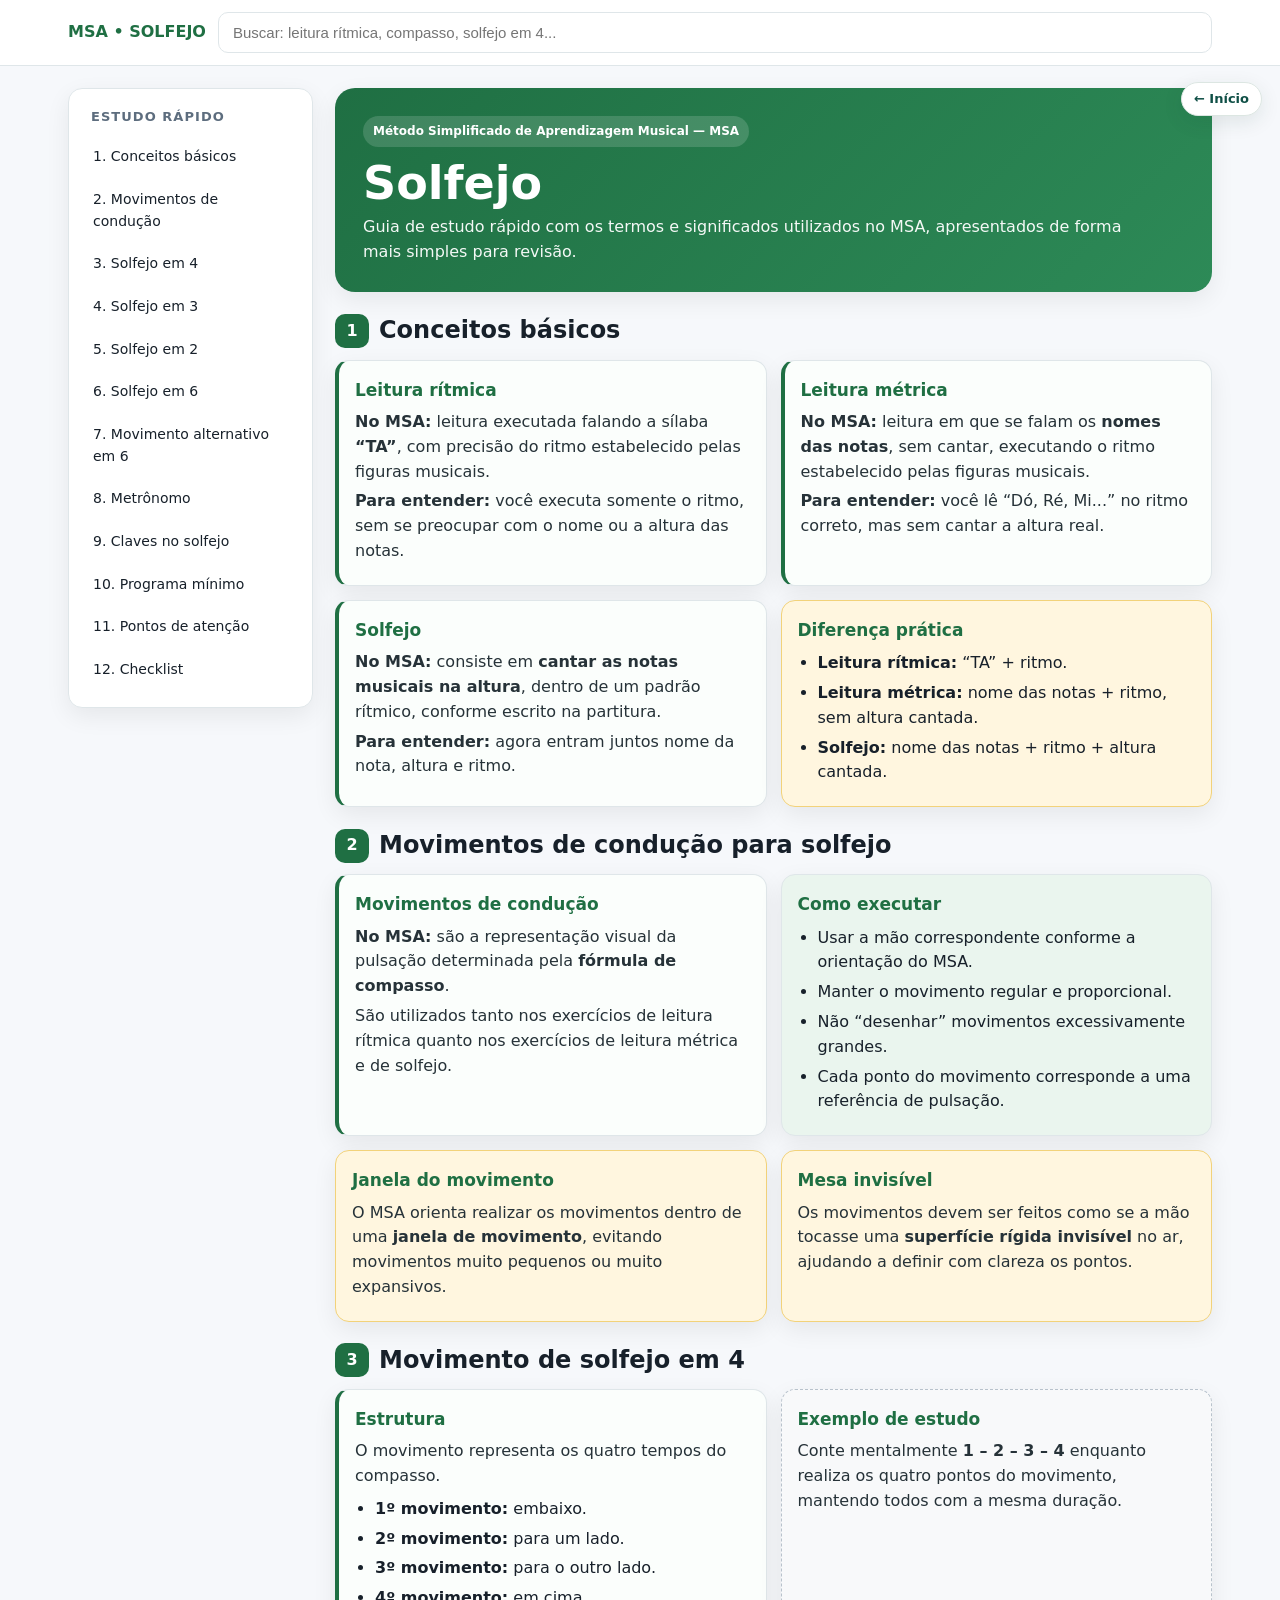
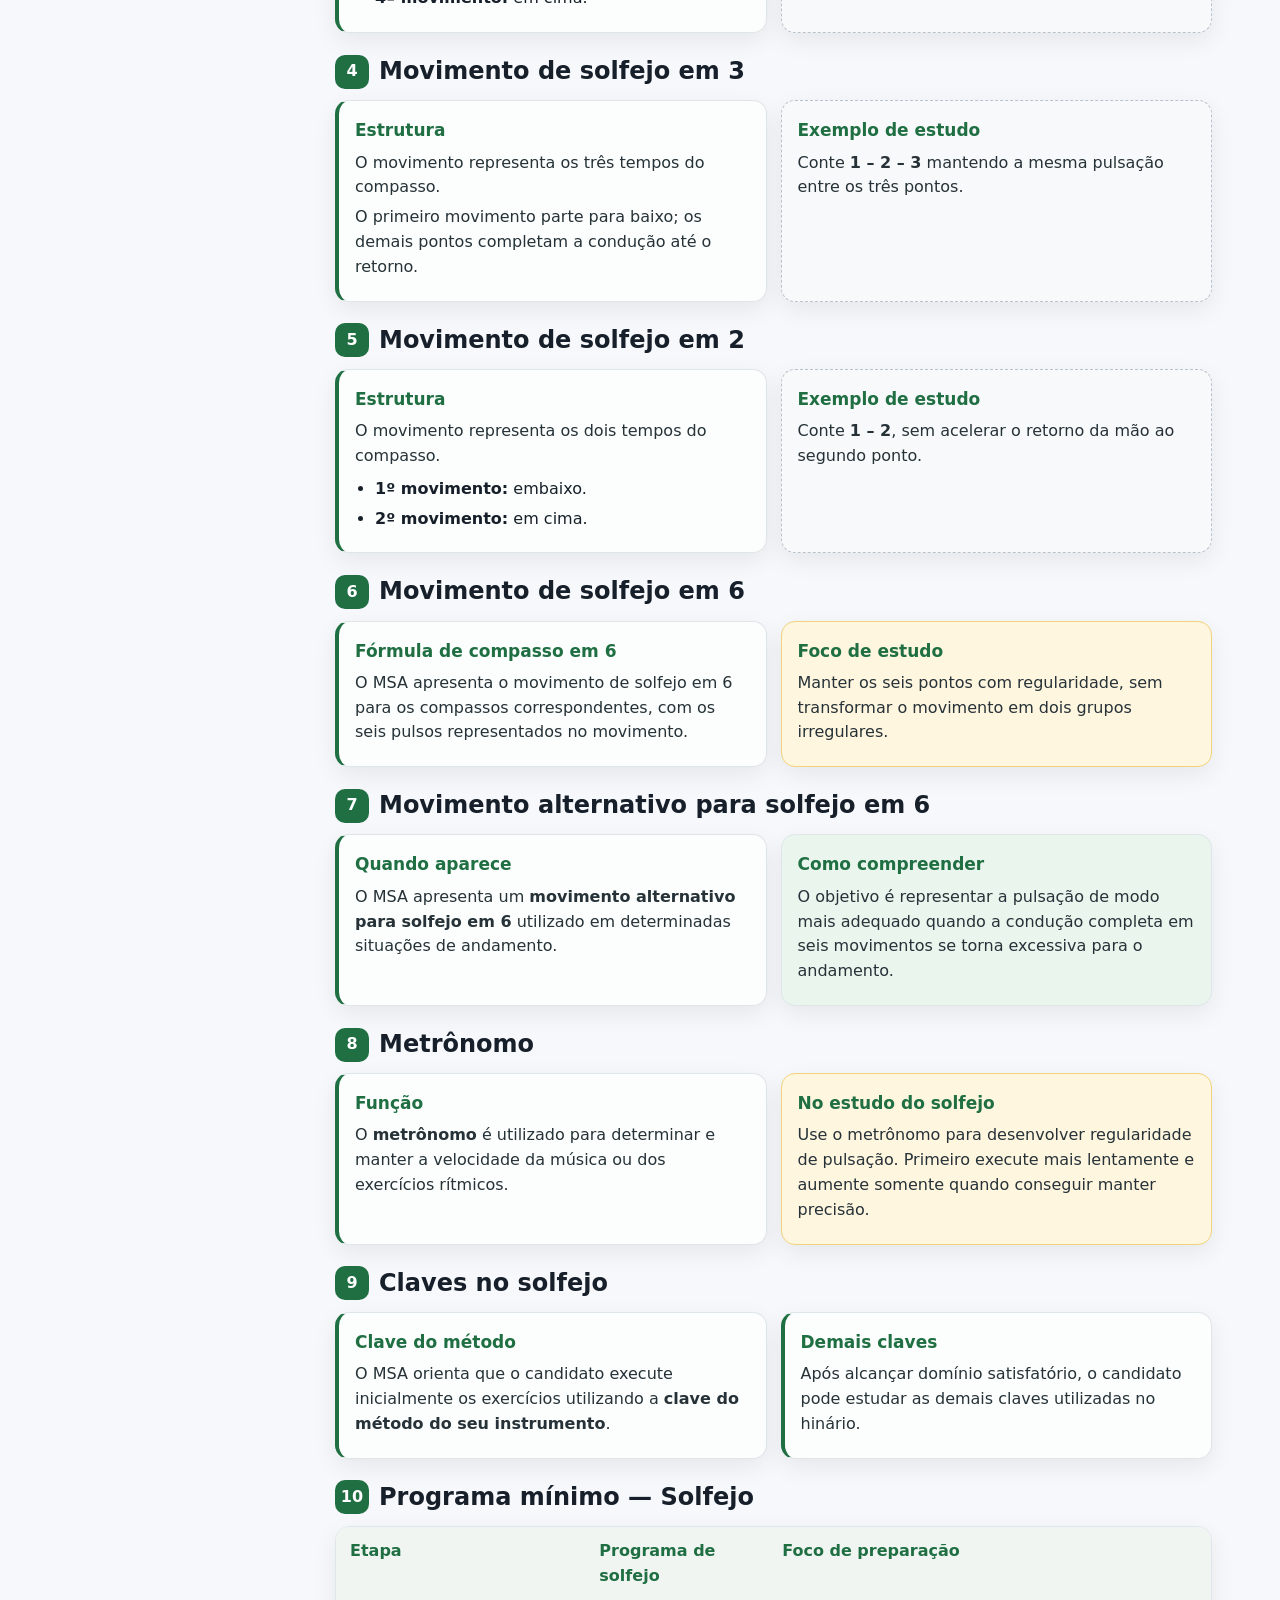
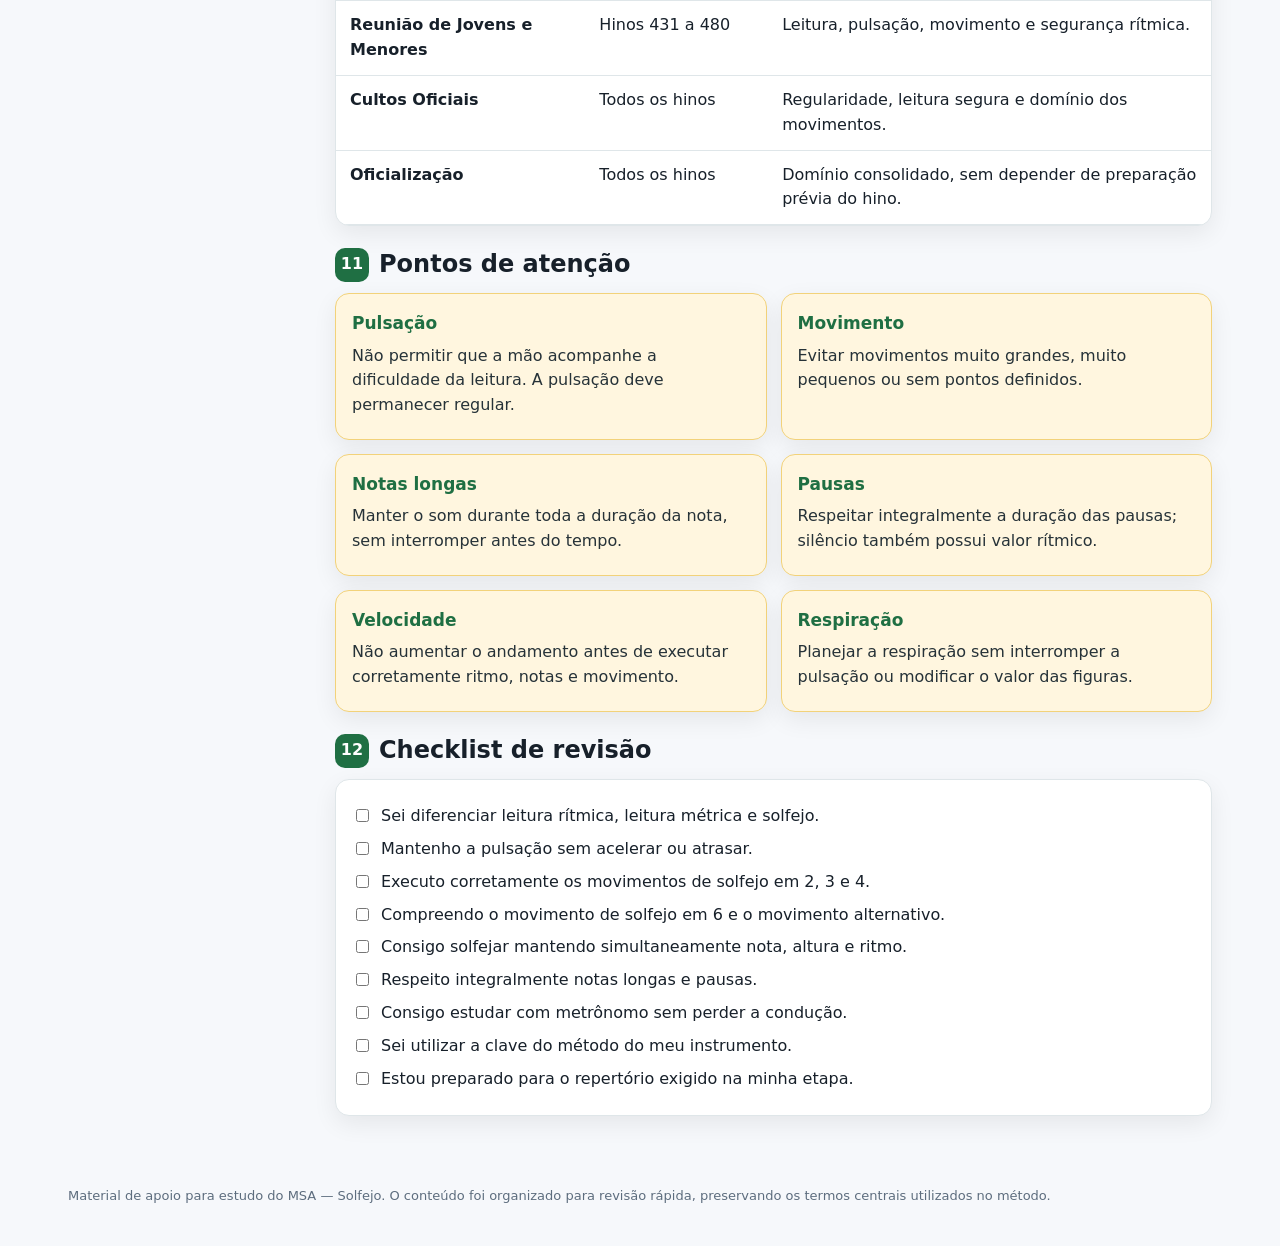
<file: solfejo/index.html>
<!DOCTYPE html>
<html lang="pt-BR">
<head>
<meta charset="utf-8" />
<meta name="viewport" content="width=device-width, initial-scale=1" />
<title>MSA — Solfejo | Estudo Rápido</title>
<style>
  :root{
    --bg:#f6f8fb; --card:#ffffff; --text:#17202a; --muted:#5d6d7e;
    --accent:#1f6f43; --accent2:#eaf5ee; --line:#dfe6e9; --warn:#fff6df;
    --shadow:0 8px 24px rgba(0,0,0,.07);
  }
  *{box-sizing:border-box}
  html{scroll-behavior:smooth}
  body{margin:0;font-family:Inter,system-ui,-apple-system,Segoe UI,Roboto,Arial,sans-serif;background:var(--bg);color:var(--text);line-height:1.55}
  .top{
    position:sticky;top:0;z-index:30;background:rgba(255,255,255,.96);backdrop-filter:blur(8px);
    border-bottom:1px solid var(--line)
  }
  .topin{max-width:1180px;margin:auto;padding:12px 18px;display:flex;gap:12px;align-items:center}
  .brand{font-weight:800;color:var(--accent);white-space:nowrap}
  .search{flex:1}
  .search input{width:100%;padding:11px 14px;border:1px solid var(--line);border-radius:10px;font-size:15px}
  .layout{max-width:1180px;margin:0 auto;display:grid;grid-template-columns:245px 1fr;gap:22px;padding:22px 18px 50px}
  nav{position:sticky;top:75px;align-self:start;background:var(--card);border:1px solid var(--line);border-radius:14px;padding:14px;box-shadow:var(--shadow)}
  nav h3{font-size:13px;text-transform:uppercase;letter-spacing:.08em;color:var(--muted);margin:4px 8px 10px}
  nav a{display:block;padding:9px 10px;margin:3px 0;border-radius:8px;color:var(--text);text-decoration:none;font-size:14px}
  nav a:hover{background:var(--accent2);color:var(--accent)}
  main{min-width:0}
  .hero{background:linear-gradient(135deg,#1f6f43,#2d8a57);color:white;border-radius:20px;padding:28px;box-shadow:var(--shadow);margin-bottom:20px}
  .hero h1{margin:0 0 8px;font-size:clamp(28px,5vw,46px);line-height:1.05}
  .hero p{margin:0;max-width:780px;opacity:.95}
  .badge{display:inline-block;background:rgba(255,255,255,.15);padding:6px 10px;border-radius:999px;font-size:12px;font-weight:700;margin-bottom:12px}
  section{scroll-margin-top:92px;margin-bottom:20px}
  .section-title{display:flex;align-items:center;gap:10px;margin:0 0 10px}
  .num{width:34px;height:34px;border-radius:10px;background:var(--accent);color:#fff;display:grid;place-items:center;font-weight:800}
  h2{font-size:24px;margin:0}
  .grid{display:grid;grid-template-columns:repeat(2,minmax(0,1fr));gap:14px}
  .card{background:var(--card);border:1px solid var(--line);border-radius:14px;padding:16px;box-shadow:var(--shadow)}
  .card h3{margin:0 0 7px;font-size:17px;color:var(--accent)}
  .card p{margin:5px 0;color:#263238}
  .term{font-weight:800}
  .msa{border-left:4px solid var(--accent);background:#fbfefc}
  .easy{background:var(--accent2)}
  .example{background:#f8f9fa;border:1px dashed #b8c2cc}
  .focus{background:var(--warn);border-color:#f2d27a}
  ul{margin:8px 0 0 20px;padding:0}
  li{margin:5px 0}
  .tablewrap{overflow:auto;background:var(--card);border:1px solid var(--line);border-radius:14px;box-shadow:var(--shadow)}
  table{width:100%;border-collapse:collapse;min-width:650px}
  th,td{padding:12px 14px;border-bottom:1px solid var(--line);text-align:left;vertical-align:top}
  th{background:#f0f5f2;color:var(--accent)}
  .checklist label{display:flex;gap:9px;align-items:flex-start;margin:8px 0}
  .checklist input{margin-top:5px}
  .footer{max-width:1180px;margin:0 auto 40px;padding:0 18px;color:var(--muted);font-size:13px}
  .hidden{display:none!important}
  .mobile-menu{display:none}
  @media(max-width:840px){
    .layout{grid-template-columns:1fr;padding-top:14px}
    nav{position:static;display:none}
    nav.open{display:block}
    .mobile-menu{display:inline-flex;border:1px solid var(--line);background:white;padding:10px 12px;border-radius:9px;cursor:pointer}
    .grid{grid-template-columns:1fr}
    .topin{flex-wrap:wrap}
    .brand{flex:1}
    .search{order:3;flex-basis:100%}
    .hero{padding:22px}
  }
  @media print{
    .top,nav{display:none!important}
    .layout{display:block;max-width:none;padding:0}
    .card,.tablewrap,.hero{box-shadow:none;break-inside:avoid}
    body{background:white}
  }
</style>

<style>
.site-home-link{
  position:fixed;right:18px;top:82px;z-index:79;
  text-decoration:none;background:#ffffff;color:#0f4f46;
  border:1px solid #dce6e2;border-radius:999px;padding:8px 12px;
  font:700 13px/1.2 Inter,system-ui,-apple-system,"Segoe UI",Roboto,Arial,sans-serif;
  box-shadow:0 6px 20px rgba(21,54,45,.10)
}
.site-home-link:hover{background:#f0f5f3}
@media(max-width:980px){.site-home-link{top:72px;right:10px}}
@media print{.site-home-link{display:none!important}}
</style>

</head>
<body>
<a class="site-home-link" href="../" aria-label="Voltar ao início">← Início</a>
<div class="top">
  <div class="topin">
    <div class="brand">MSA • SOLFEJO</div>
    <button class="mobile-menu" onclick="document.querySelector('nav').classList.toggle('open')">☰ Índice</button>
    <div class="search"><input id="q" type="search" placeholder="Buscar: leitura rítmica, compasso, solfejo em 4..." oninput="filterCards()"></div>
  </div>
</div>

<div class="layout">
<nav>
  <h3>Estudo rápido</h3>
  <a href="#conceitos">1. Conceitos básicos</a>
  <a href="#conducao">2. Movimentos de condução</a>
  <a href="#em4">3. Solfejo em 4</a>
  <a href="#em3">4. Solfejo em 3</a>
  <a href="#em2">5. Solfejo em 2</a>
  <a href="#em6">6. Solfejo em 6</a>
  <a href="#alternativo6">7. Movimento alternativo em 6</a>
  <a href="#metronomo">8. Metrônomo</a>
  <a href="#clave">9. Claves no solfejo</a>
  <a href="#programa">10. Programa mínimo</a>
  <a href="#erros">11. Pontos de atenção</a>
  <a href="#check">12. Checklist</a>
</nav>

<main>
  <div class="hero">
    <div class="badge">Método Simplificado de Aprendizagem Musical — MSA</div>
    <h1>Solfejo</h1>
    <p>Guia de estudo rápido com os termos e significados utilizados no MSA, apresentados de forma mais simples para revisão.</p>
  </div>

  <section id="conceitos">
    <div class="section-title"><div class="num">1</div><h2>Conceitos básicos</h2></div>
    <div class="grid">
      <article class="card msa">
        <h3>Leitura rítmica</h3>
        <p><span class="term">No MSA:</span> leitura executada falando a sílaba <strong>“TA”</strong>, com precisão do ritmo estabelecido pelas figuras musicais.</p>
        <p><span class="term">Para entender:</span> você executa somente o ritmo, sem se preocupar com o nome ou a altura das notas.</p>
      </article>
      <article class="card msa">
        <h3>Leitura métrica</h3>
        <p><span class="term">No MSA:</span> leitura em que se falam os <strong>nomes das notas</strong>, sem cantar, executando o ritmo estabelecido pelas figuras musicais.</p>
        <p><span class="term">Para entender:</span> você lê “Dó, Ré, Mi...” no ritmo correto, mas sem cantar a altura real.</p>
      </article>
      <article class="card msa">
        <h3>Solfejo</h3>
        <p><span class="term">No MSA:</span> consiste em <strong>cantar as notas musicais na altura</strong>, dentro de um padrão rítmico, conforme escrito na partitura.</p>
        <p><span class="term">Para entender:</span> agora entram juntos nome da nota, altura e ritmo.</p>
      </article>
      <article class="card focus">
        <h3>Diferença prática</h3>
        <ul>
          <li><strong>Leitura rítmica:</strong> “TA” + ritmo.</li>
          <li><strong>Leitura métrica:</strong> nome das notas + ritmo, sem altura cantada.</li>
          <li><strong>Solfejo:</strong> nome das notas + ritmo + altura cantada.</li>
        </ul>
      </article>
    </div>
  </section>

  <section id="conducao">
    <div class="section-title"><div class="num">2</div><h2>Movimentos de condução para solfejo</h2></div>
    <div class="grid">
      <article class="card msa">
        <h3>Movimentos de condução</h3>
        <p><span class="term">No MSA:</span> são a representação visual da pulsação determinada pela <strong>fórmula de compasso</strong>.</p>
        <p>São utilizados tanto nos exercícios de leitura rítmica quanto nos exercícios de leitura métrica e de solfejo.</p>
      </article>
      <article class="card easy">
        <h3>Como executar</h3>
        <ul>
          <li>Usar a mão correspondente conforme a orientação do MSA.</li>
          <li>Manter o movimento regular e proporcional.</li>
          <li>Não “desenhar” movimentos excessivamente grandes.</li>
          <li>Cada ponto do movimento corresponde a uma referência de pulsação.</li>
        </ul>
      </article>
      <article class="card focus">
        <h3>Janela do movimento</h3>
        <p>O MSA orienta realizar os movimentos dentro de uma <strong>janela de movimento</strong>, evitando movimentos muito pequenos ou muito expansivos.</p>
      </article>
      <article class="card focus">
        <h3>Mesa invisível</h3>
        <p>Os movimentos devem ser feitos como se a mão tocasse uma <strong>superfície rígida invisível</strong> no ar, ajudando a definir com clareza os pontos.</p>
      </article>
    </div>
  </section>

  <section id="em4">
    <div class="section-title"><div class="num">3</div><h2>Movimento de solfejo em 4</h2></div>
    <div class="grid">
      <article class="card msa">
        <h3>Estrutura</h3>
        <p>O movimento representa os quatro tempos do compasso.</p>
        <ul>
          <li><strong>1º movimento:</strong> embaixo.</li>
          <li><strong>2º movimento:</strong> para um lado.</li>
          <li><strong>3º movimento:</strong> para o outro lado.</li>
          <li><strong>4º movimento:</strong> em cima.</li>
        </ul>
      </article>
      <article class="card example">
        <h3>Exemplo de estudo</h3>
        <p>Conte mentalmente <strong>1 – 2 – 3 – 4</strong> enquanto realiza os quatro pontos do movimento, mantendo todos com a mesma duração.</p>
      </article>
    </div>
  </section>

  <section id="em3">
    <div class="section-title"><div class="num">4</div><h2>Movimento de solfejo em 3</h2></div>
    <div class="grid">
      <article class="card msa">
        <h3>Estrutura</h3>
        <p>O movimento representa os três tempos do compasso.</p>
        <p>O primeiro movimento parte para baixo; os demais pontos completam a condução até o retorno.</p>
      </article>
      <article class="card example">
        <h3>Exemplo de estudo</h3>
        <p>Conte <strong>1 – 2 – 3</strong> mantendo a mesma pulsação entre os três pontos.</p>
      </article>
    </div>
  </section>

  <section id="em2">
    <div class="section-title"><div class="num">5</div><h2>Movimento de solfejo em 2</h2></div>
    <div class="grid">
      <article class="card msa">
        <h3>Estrutura</h3>
        <p>O movimento representa os dois tempos do compasso.</p>
        <ul>
          <li><strong>1º movimento:</strong> embaixo.</li>
          <li><strong>2º movimento:</strong> em cima.</li>
        </ul>
      </article>
      <article class="card example">
        <h3>Exemplo de estudo</h3>
        <p>Conte <strong>1 – 2</strong>, sem acelerar o retorno da mão ao segundo ponto.</p>
      </article>
    </div>
  </section>

  <section id="em6">
    <div class="section-title"><div class="num">6</div><h2>Movimento de solfejo em 6</h2></div>
    <div class="grid">
      <article class="card msa">
        <h3>Fórmula de compasso em 6</h3>
        <p>O MSA apresenta o movimento de solfejo em 6 para os compassos correspondentes, com os seis pulsos representados no movimento.</p>
      </article>
      <article class="card focus">
        <h3>Foco de estudo</h3>
        <p>Manter os seis pontos com regularidade, sem transformar o movimento em dois grupos irregulares.</p>
      </article>
    </div>
  </section>

  <section id="alternativo6">
    <div class="section-title"><div class="num">7</div><h2>Movimento alternativo para solfejo em 6</h2></div>
    <div class="grid">
      <article class="card msa">
        <h3>Quando aparece</h3>
        <p>O MSA apresenta um <strong>movimento alternativo para solfejo em 6</strong> utilizado em determinadas situações de andamento.</p>
      </article>
      <article class="card easy">
        <h3>Como compreender</h3>
        <p>O objetivo é representar a pulsação de modo mais adequado quando a condução completa em seis movimentos se torna excessiva para o andamento.</p>
      </article>
    </div>
  </section>

  <section id="metronomo">
    <div class="section-title"><div class="num">8</div><h2>Metrônomo</h2></div>
    <div class="grid">
      <article class="card msa">
        <h3>Função</h3>
        <p>O <strong>metrônomo</strong> é utilizado para determinar e manter a velocidade da música ou dos exercícios rítmicos.</p>
      </article>
      <article class="card focus">
        <h3>No estudo do solfejo</h3>
        <p>Use o metrônomo para desenvolver regularidade de pulsação. Primeiro execute mais lentamente e aumente somente quando conseguir manter precisão.</p>
      </article>
    </div>
  </section>

  <section id="clave">
    <div class="section-title"><div class="num">9</div><h2>Claves no solfejo</h2></div>
    <div class="grid">
      <article class="card msa">
        <h3>Clave do método</h3>
        <p>O MSA orienta que o candidato execute inicialmente os exercícios utilizando a <strong>clave do método do seu instrumento</strong>.</p>
      </article>
      <article class="card msa">
        <h3>Demais claves</h3>
        <p>Após alcançar domínio satisfatório, o candidato pode estudar as demais claves utilizadas no hinário.</p>
      </article>
    </div>
  </section>

  <section id="programa">
    <div class="section-title"><div class="num">10</div><h2>Programa mínimo — Solfejo</h2></div>
    <div class="tablewrap">
      <table>
        <thead><tr><th>Etapa</th><th>Programa de solfejo</th><th>Foco de preparação</th></tr></thead>
        <tbody>
          <tr><td><strong>Reunião de Jovens e Menores</strong></td><td>Hinos 431 a 480</td><td>Leitura, pulsação, movimento e segurança rítmica.</td></tr>
          <tr><td><strong>Cultos Oficiais</strong></td><td>Todos os hinos</td><td>Regularidade, leitura segura e domínio dos movimentos.</td></tr>
          <tr><td><strong>Oficialização</strong></td><td>Todos os hinos</td><td>Domínio consolidado, sem depender de preparação prévia do hino.</td></tr>
        </tbody>
      </table>
    </div>
  </section>

  <section id="erros">
    <div class="section-title"><div class="num">11</div><h2>Pontos de atenção</h2></div>
    <div class="grid">
      <article class="card focus">
        <h3>Pulsação</h3>
        <p>Não permitir que a mão acompanhe a dificuldade da leitura. A pulsação deve permanecer regular.</p>
      </article>
      <article class="card focus">
        <h3>Movimento</h3>
        <p>Evitar movimentos muito grandes, muito pequenos ou sem pontos definidos.</p>
      </article>
      <article class="card focus">
        <h3>Notas longas</h3>
        <p>Manter o som durante toda a duração da nota, sem interromper antes do tempo.</p>
      </article>
      <article class="card focus">
        <h3>Pausas</h3>
        <p>Respeitar integralmente a duração das pausas; silêncio também possui valor rítmico.</p>
      </article>
      <article class="card focus">
        <h3>Velocidade</h3>
        <p>Não aumentar o andamento antes de executar corretamente ritmo, notas e movimento.</p>
      </article>
      <article class="card focus">
        <h3>Respiração</h3>
        <p>Planejar a respiração sem interromper a pulsação ou modificar o valor das figuras.</p>
      </article>
    </div>
  </section>

  <section id="check">
    <div class="section-title"><div class="num">12</div><h2>Checklist de revisão</h2></div>
    <div class="card checklist">
      <label><input type="checkbox"> Sei diferenciar leitura rítmica, leitura métrica e solfejo.</label>
      <label><input type="checkbox"> Mantenho a pulsação sem acelerar ou atrasar.</label>
      <label><input type="checkbox"> Executo corretamente os movimentos de solfejo em 2, 3 e 4.</label>
      <label><input type="checkbox"> Compreendo o movimento de solfejo em 6 e o movimento alternativo.</label>
      <label><input type="checkbox"> Consigo solfejar mantendo simultaneamente nota, altura e ritmo.</label>
      <label><input type="checkbox"> Respeito integralmente notas longas e pausas.</label>
      <label><input type="checkbox"> Consigo estudar com metrônomo sem perder a condução.</label>
      <label><input type="checkbox"> Sei utilizar a clave do método do meu instrumento.</label>
      <label><input type="checkbox"> Estou preparado para o repertório exigido na minha etapa.</label>
    </div>
  </section>
</main>
</div>

<div class="footer">
  Material de apoio para estudo do MSA — Solfejo. O conteúdo foi organizado para revisão rápida, preservando os termos centrais utilizados no método.
</div>

<script>
function filterCards(){
  const q=(document.getElementById('q').value||'').toLowerCase().trim();
  document.querySelectorAll('section').forEach(sec=>{
    if(!q){sec.classList.remove('hidden'); return;}
    const hit=sec.innerText.toLowerCase().includes(q);
    sec.classList.toggle('hidden', !hit);
  });
}
</script>
</body>
</html>
</file>
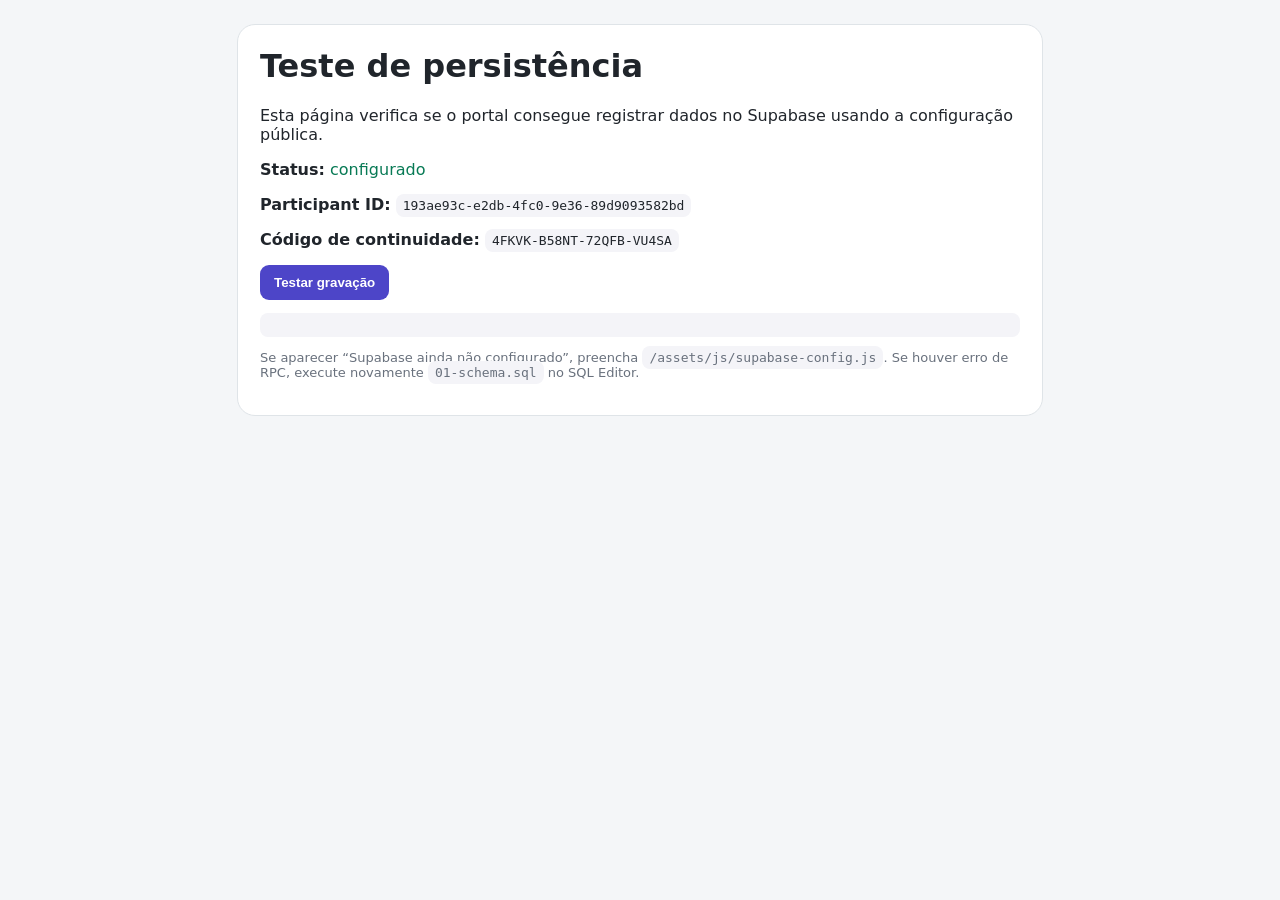
<file: supabase/teste.html>
<!doctype html>
<html lang="pt-BR">
<head>
<meta charset="utf-8"><meta name="viewport" content="width=device-width,initial-scale=1">
<title>Teste Supabase — Portal MSA</title>
<style>
body{font-family:system-ui,Segoe UI,Arial,sans-serif;background:#f4f6f8;color:#20252b;margin:0;padding:24px}
main{max-width:760px;margin:auto;background:#fff;border:1px solid #dfe4e8;border-radius:18px;padding:22px}
h1{margin-top:0}code,pre{background:#f4f4f8;border-radius:8px;padding:4px 7px}pre{white-space:pre-wrap;padding:12px}
button{border:0;background:#4d45c8;color:#fff;padding:10px 14px;border-radius:9px;font-weight:800;cursor:pointer}
.ok{color:#087a55}.bad{color:#b3322c}.muted{color:#69717d;font-size:13px}
</style>
</head>
<body><main>
<h1>Teste de persistência</h1>
<p>Esta página verifica se o portal consegue registrar dados no Supabase usando a configuração pública.</p>
<p><strong>Status:</strong> <span id="status">carregando...</span></p>
<p><strong>Participant ID:</strong> <code id="pid"></code></p>
<p><strong>Código de continuidade:</strong> <code id="recovery"></code></p>
<button onclick="testWrite()">Testar gravação</button>
<pre id="out"></pre>
<p class="muted">Se aparecer “Supabase ainda não configurado”, preencha <code>/assets/js/supabase-config.js</code>. Se houver erro de RPC, execute novamente <code>01-schema.sql</code> no SQL Editor.</p>
</main>
<script src="../assets/js/supabase-config.js"></script>
<script src="../assets/js/portal-store.js"></script>
<script>
const st=MSAStore.status();
document.getElementById('pid').textContent=st.identity.participantId;
document.getElementById('recovery').textContent=st.identity.recoveryCode;
document.getElementById('status').textContent=st.configured?'configurado':'não configurado';
document.getElementById('status').className=st.configured?'ok':'bad';

async function testWrite(){
 const out=document.getElementById('out');
 out.textContent='Gravando...';
 MSAStore.record('teste','connection','browser',{ok:true,at:new Date().toISOString()});
 MSAStore.event('teste','connection_test',{at:new Date().toISOString()});
 await MSAStore.flush();
 try{
   const rows=await MSAStore.getRecords('teste');
   out.textContent='OK — registro encontrado na nuvem:\n'+JSON.stringify(rows,null,2);
 }catch(e){
   out.textContent='ERRO:\n'+e.message;
 }
}
</script>
</body></html>
</file>
<file: assets/css/site.css>
:root{
  --bg:#f5f7f6;--surface:#fff;--ink:#17211e;--muted:#60706a;
  --brand:#0f4f46;--brand2:#1d6b5f;--accent:#d5a84b;--line:#dce6e2;
  --shadow:0 12px 34px rgba(21,54,45,.09)
}
*{box-sizing:border-box}
html{scroll-behavior:smooth}
body{
  margin:0;font-family:Inter,ui-sans-serif,system-ui,-apple-system,"Segoe UI",Roboto,Arial,sans-serif;
  background:var(--bg);color:var(--ink);line-height:1.55
}
a{color:inherit}
.top{
  border-bottom:1px solid var(--line);background:rgba(255,255,255,.94);
  backdrop-filter:blur(12px);position:sticky;top:0;z-index:20
}
.top-inner{
  max-width:1120px;margin:auto;padding:14px 20px;display:flex;align-items:center;gap:12px
}
.logo{
  width:44px;height:44px;border-radius:13px;background:var(--brand);color:#fff;
  display:grid;place-items:center;font-weight:900
}
.brand b{display:block;color:var(--brand)}
.brand span{display:block;color:var(--muted);font-size:12px}
.hero{
  max-width:1120px;margin:26px auto 0;padding:0 20px
}
.hero-box{
  background:linear-gradient(135deg,#0f4f46,#1d6b5f);color:white;
  border-radius:24px;padding:clamp(26px,5vw,54px);box-shadow:var(--shadow)
}
.eyebrow{
  font-size:12px;text-transform:uppercase;letter-spacing:.13em;font-weight:850;color:#d8ebe6
}
h1{
  font-size:clamp(34px,7vw,64px);line-height:1.02;letter-spacing:-.035em;
  margin:9px 0 14px
}
.hero p{max-width:760px;margin:0;color:#e1f0ec;font-size:clamp(16px,2vw,20px)}
.main{max-width:1120px;margin:auto;padding:24px 20px 56px}
.section-title{margin:10px 0 14px;color:#15352f;font-size:22px}
.cards{display:grid;grid-template-columns:repeat(2,minmax(0,1fr));grid-auto-rows:1fr;gap:16px}
.card{
  background:var(--surface);border:1px solid var(--line);border-radius:20px;padding:22px;
  box-shadow:0 5px 24px rgba(21,54,45,.055);text-decoration:none;transition:.18s transform,.18s box-shadow;display:flex;flex-direction:column;min-height:310px
}
.card:hover{transform:translateY(-2px);box-shadow:var(--shadow)}
.card .tag{
  display:inline-block;background:#edf6f4;color:var(--brand);border-radius:999px;
  padding:6px 9px;font-size:12px;font-weight:850;margin-bottom:10px
}
.card h2{margin:0 0 7px;font-size:25px;color:var(--brand)}
.card p{margin:0;color:#465752}
.card ul{margin:13px 0 0;padding-left:18px;color:#465752}
.card .cta{
  display:inline-flex;margin-top:auto;padding-top:16px;color:var(--brand);font-weight:850;align-items:center;gap:6px
}
.note{
  margin-top:18px;background:#fff8e9;border:1px solid #ead7aa;border-left:5px solid var(--accent);
  border-radius:14px;padding:15px 17px;color:#574e3f
}
.footer{
  max-width:1120px;margin:0 auto;padding:0 20px 34px;color:var(--muted);font-size:13px
}
@media(max-width:760px){
  .cards{grid-template-columns:1fr}
  .hero{padding:0 10px}.main{padding-left:10px;padding-right:10px}
  .hero-box{border-radius:18px;padding:25px 20px}
  .top-inner{padding-left:12px;padding-right:12px}
}
</file>
